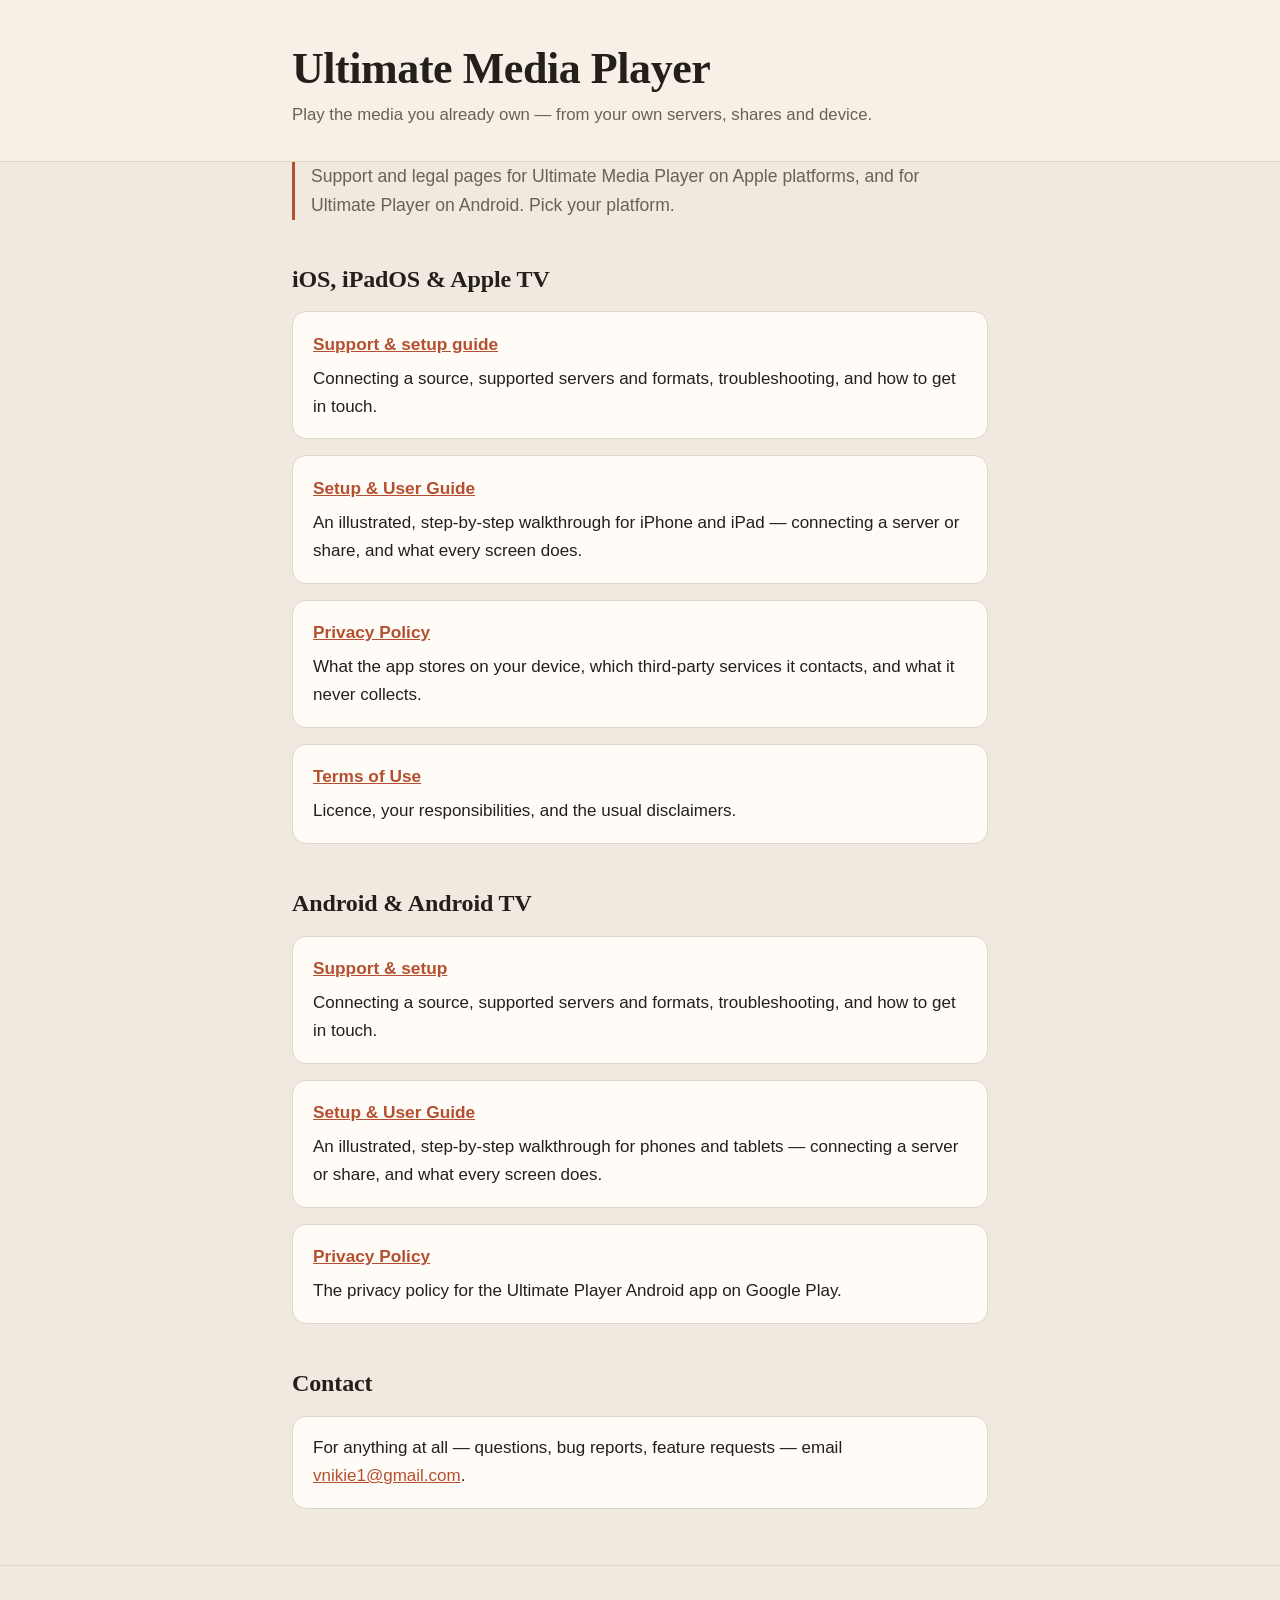
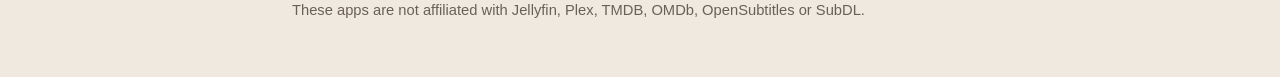
<file: index.html>
<!DOCTYPE html>
<html lang="en">
<head>
<meta charset="utf-8">
<meta name="viewport" content="width=device-width, initial-scale=1">
<title>Ultimate Media Player — Support &amp; Legal</title>
<meta name="description" content="Support, privacy policy and terms for Ultimate Media Player on iOS, iPadOS and Apple TV, and for Ultimate Player on Android.">
<link rel="stylesheet" href="styles.css">
</head>
<body>

<header class="site">
  <div class="wrap">
    <h1>Ultimate Media Player</h1>
    <p class="tagline">Play the media you already own — from your own servers, shares and device.</p>
  </div>
</header>

<main class="wrap">

  <p class="lede">Support and legal pages for Ultimate Media Player on Apple platforms, and for Ultimate
    Player on Android. Pick your platform.</p>

  <h2>iOS, iPadOS &amp; Apple TV</h2>

  <div class="card">
    <h3><a href="ios/support.html">Support &amp; setup guide</a></h3>
    <p>Connecting a source, supported servers and formats, troubleshooting, and how to get in touch.</p>
  </div>

  <div class="card">
    <h3><a href="ios/guide.html">Setup &amp; User Guide</a></h3>
    <p>An illustrated, step-by-step walkthrough for iPhone and iPad — connecting a server or share, and what
      every screen does.</p>
  </div>

  <div class="card">
    <h3><a href="ios/privacy.html">Privacy Policy</a></h3>
    <p>What the app stores on your device, which third-party services it contacts, and what it never
      collects.</p>
  </div>

  <div class="card">
    <h3><a href="ios/terms.html">Terms of Use</a></h3>
    <p>Licence, your responsibilities, and the usual disclaimers.</p>
  </div>

  <h2>Android &amp; Android TV</h2>

  <div class="card">
    <h3><a href="android/support.html">Support &amp; setup</a></h3>
    <p>Connecting a source, supported servers and formats, troubleshooting, and how to get in touch.</p>
  </div>

  <div class="card">
    <h3><a href="android/guide.html">Setup &amp; User Guide</a></h3>
    <p>An illustrated, step-by-step walkthrough for phones and tablets — connecting a server or share,
      and what every screen does.</p>
  </div>

  <div class="card">
    <h3><a href="android-privacy.html">Privacy Policy</a></h3>
    <p>The privacy policy for the Ultimate Player Android app on Google Play.</p>
  </div>

  <h2>Contact</h2>

  <div class="card">
    <p>For anything at all — questions, bug reports, feature requests — email
      <a href="mailto:vnikie1@gmail.com">vnikie1@gmail.com</a>.</p>
  </div>

</main>

<footer class="site">
  <div class="wrap">
    <p>These apps are not affiliated with Jellyfin, Plex, TMDB, OMDb, OpenSubtitles or SubDL.</p>
  </div>
</footer>

</body>
</html>
</file>
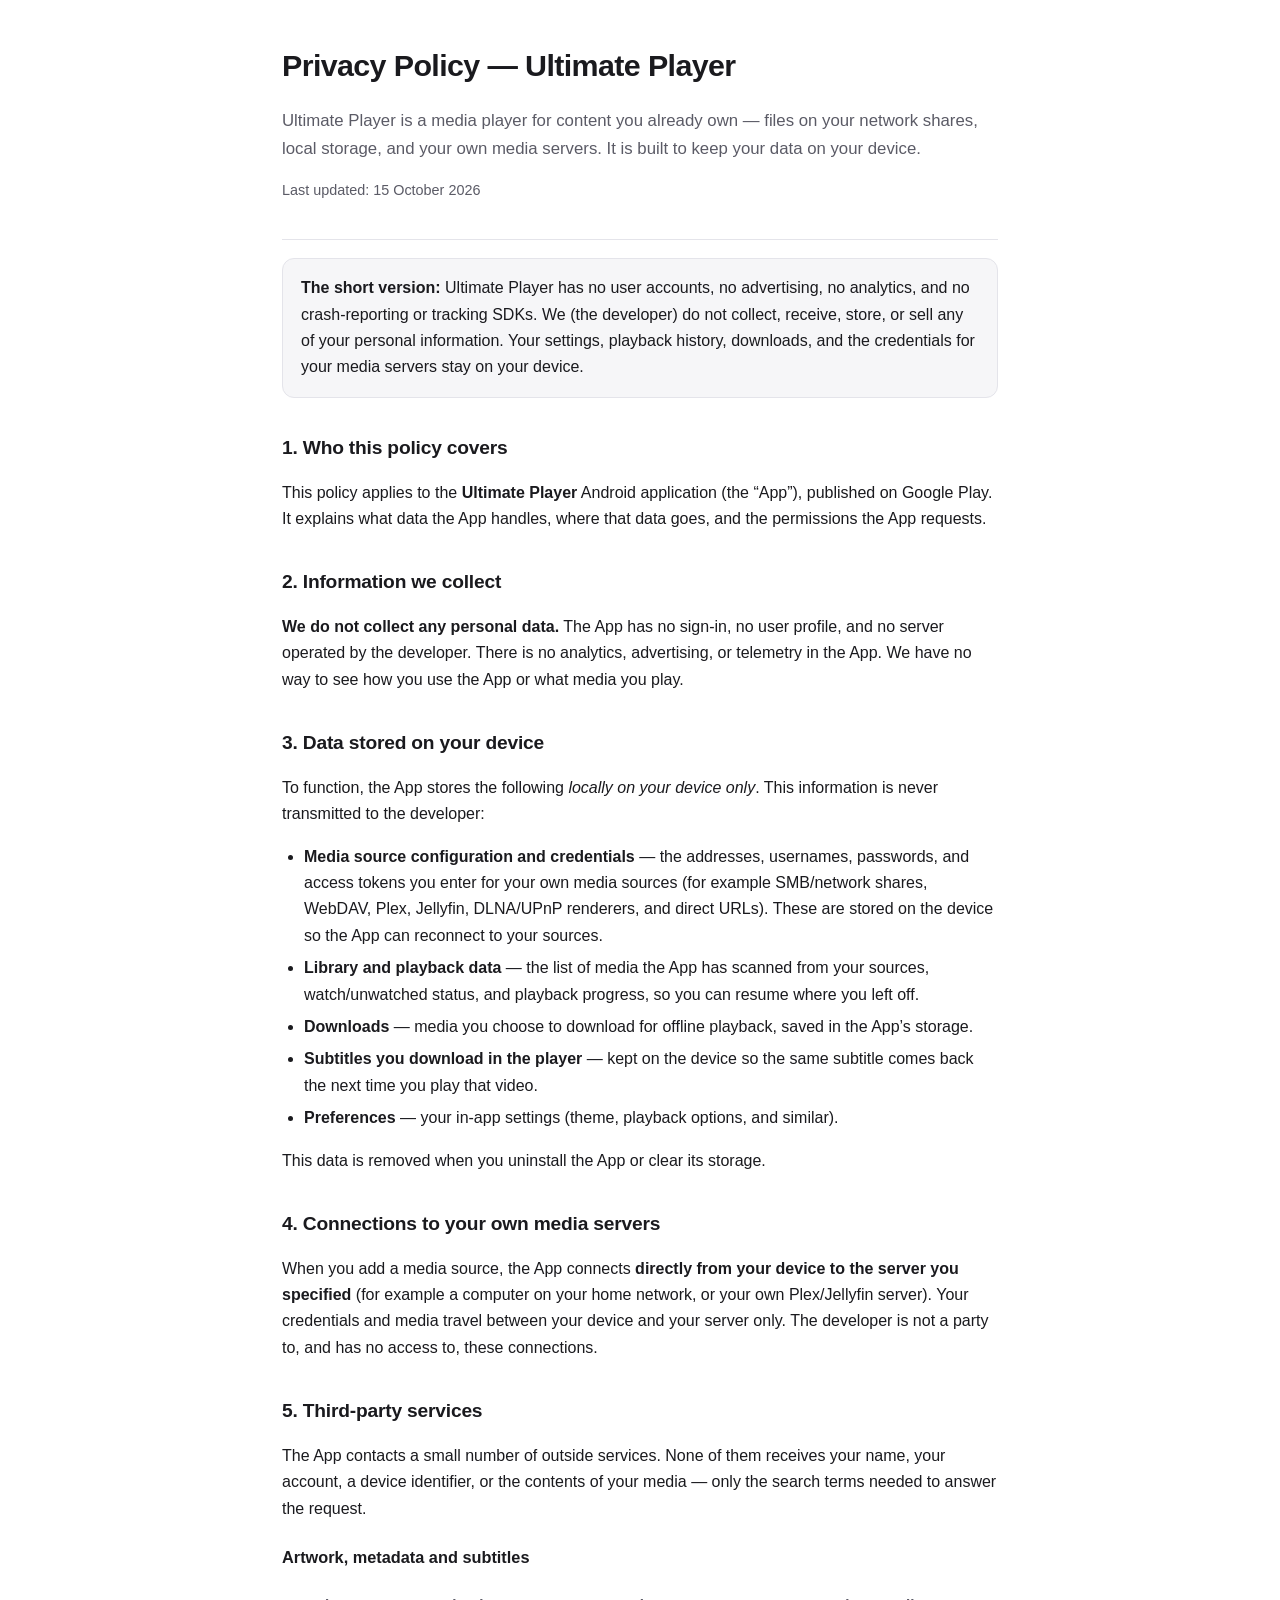
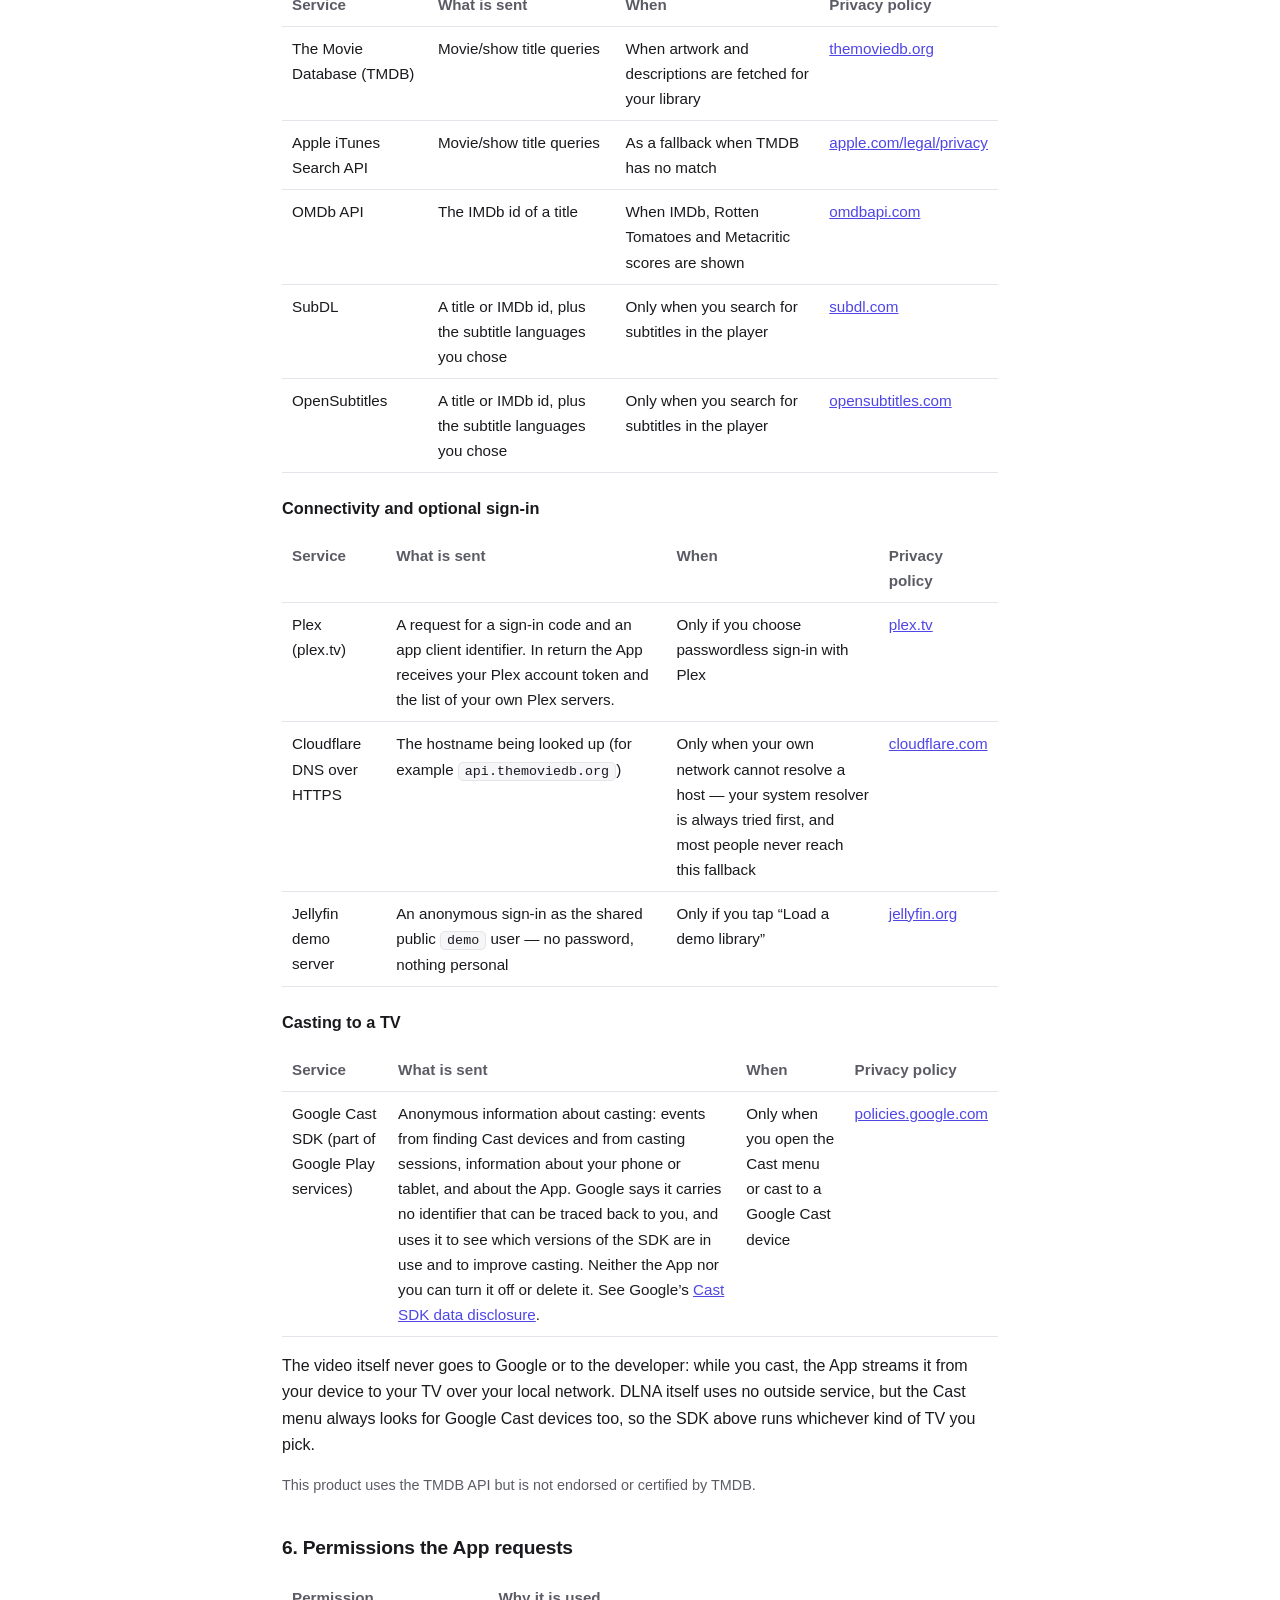
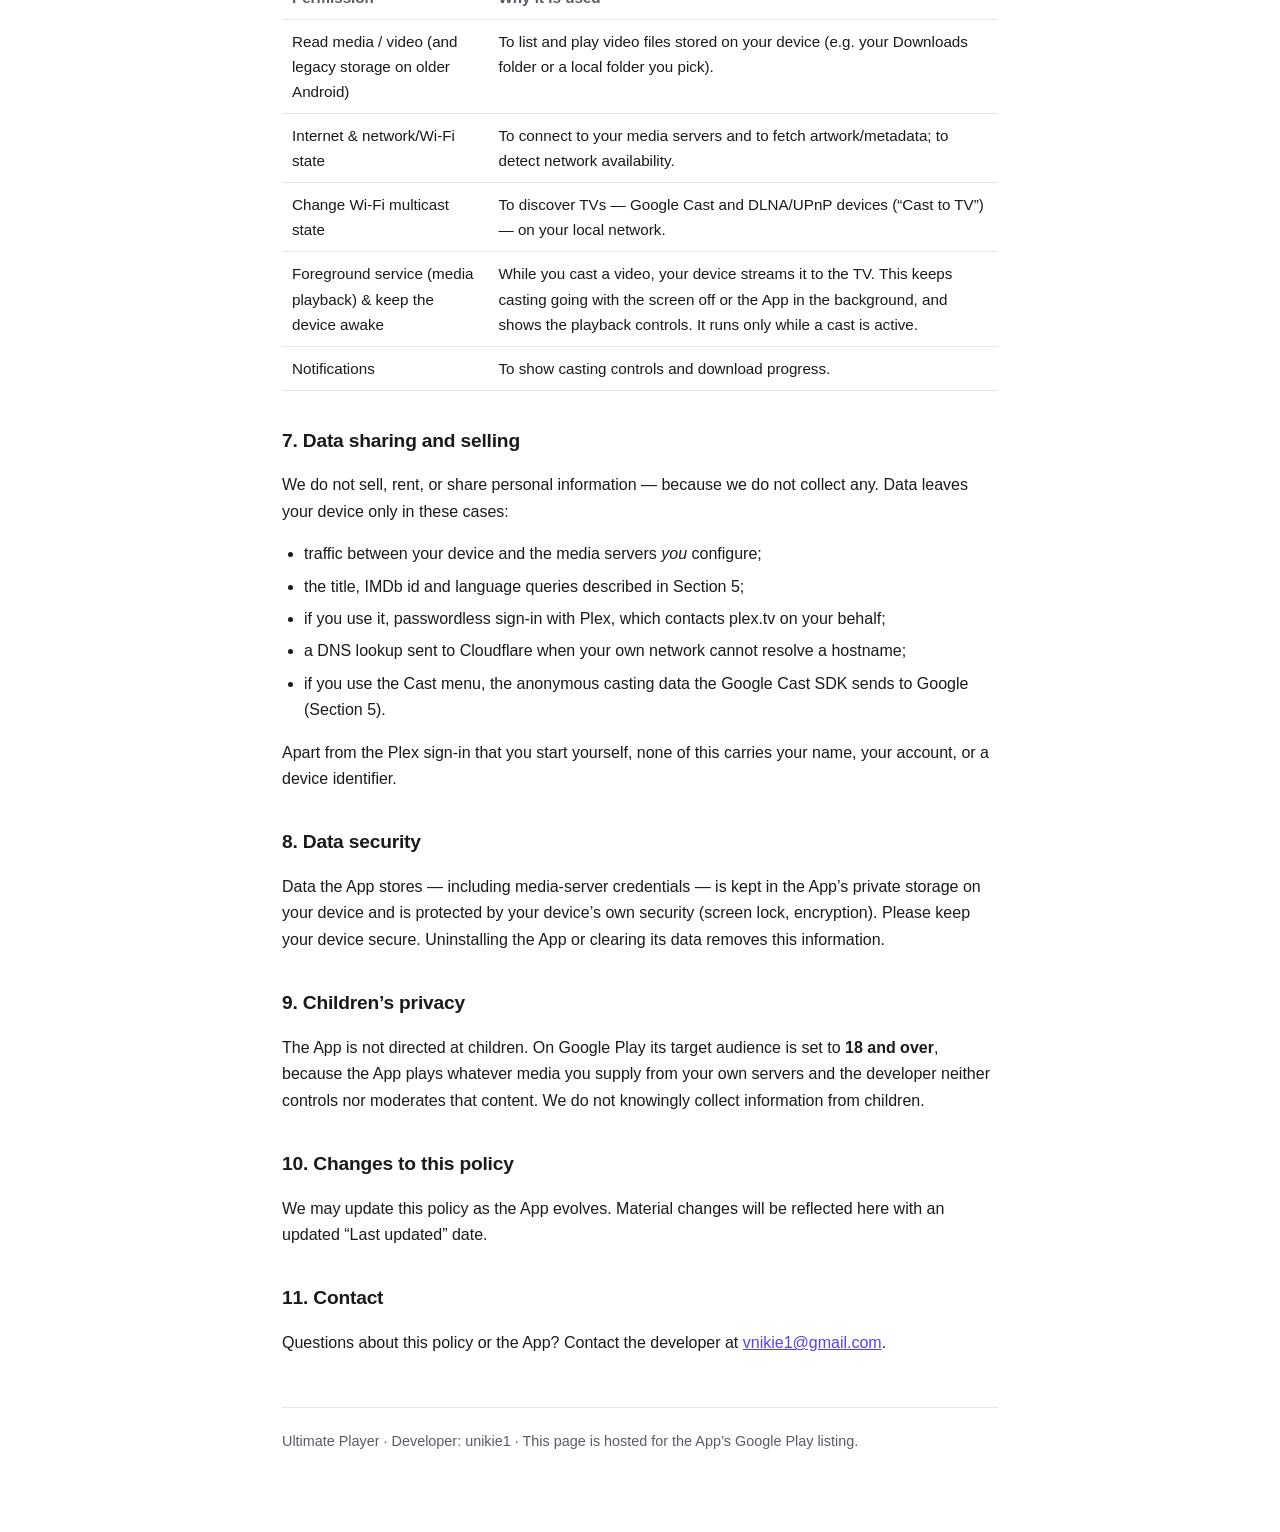
<file: android-privacy.html>
<!DOCTYPE html>
<html lang="en">
<head>
<meta charset="utf-8">
<meta name="viewport" content="width=device-width, initial-scale=1">
<title>Ultimate Player — Privacy Policy</title>
<style>
  :root {
    --bg: #ffffff; --fg: #1a1a1e; --muted: #5b5b66; --card: #f6f6f8;
    --border: #e4e4ea; --accent: #4f46e5; --accent-fg: #ffffff;
  }
  @media (prefers-color-scheme: dark) {
    :root {
      --bg: #0f0f12; --fg: #ececf1; --muted: #a0a0ad; --card: #1a1a20;
      --border: #2a2a33; --accent: #8b83ff; --accent-fg: #0f0f12;
    }
  }
  * { box-sizing: border-box; }
  html { -webkit-text-size-adjust: 100%; }
  body {
    margin: 0; background: var(--bg); color: var(--fg);
    font: 16px/1.65 -apple-system, BlinkMacSystemFont, "Segoe UI", Roboto, Helvetica, Arial, sans-serif;
  }
  .wrap { max-width: 760px; margin: 0 auto; padding: 40px 22px 80px; }
  header { border-bottom: 1px solid var(--border); padding-bottom: 22px; margin-bottom: 8px; }
  h1 { font-size: 1.9rem; margin: 0 0 6px; letter-spacing: -0.02em; }
  h2 { font-size: 1.2rem; margin: 34px 0 10px; letter-spacing: -0.01em; }
  h3 { font-size: 1.02rem; margin: 22px 0 6px; }
  p, li { color: var(--fg); }
  .lede { color: var(--muted); font-size: 1.05rem; }
  .meta { color: var(--muted); font-size: 0.9rem; margin-top: 10px; }
  a { color: var(--accent); }
  ul { padding-left: 22px; }
  li { margin: 6px 0; }
  .callout {
    background: var(--card); border: 1px solid var(--border); border-radius: 12px;
    padding: 16px 18px; margin: 18px 0;
  }
  .callout strong { color: var(--fg); }
  code { background: var(--card); border: 1px solid var(--border); border-radius: 5px; padding: 1px 6px; font-size: 0.88em; }
  footer { margin-top: 50px; padding-top: 22px; border-top: 1px solid var(--border); color: var(--muted); font-size: 0.9rem; }
  table { border-collapse: collapse; width: 100%; margin: 12px 0; font-size: 0.95rem; }
  th, td { text-align: left; padding: 9px 10px; border-bottom: 1px solid var(--border); vertical-align: top; }
  th { color: var(--muted); font-weight: 600; }
</style>
</head>
<body>
<div class="wrap">
  <header>
    <h1>Privacy Policy — Ultimate Player</h1>
    <p class="lede">Ultimate Player is a media player for content you already own — files on your
      network shares, local storage, and your own media servers. It is built to keep your data on
      your device.</p>
    <p class="meta">Last updated: 15 October 2026</p>
  </header>

  <div class="callout">
    <strong>The short version:</strong> Ultimate Player has no user accounts, no advertising, no
    analytics, and no crash-reporting or tracking SDKs. We (the developer) do not collect, receive,
    store, or sell any of your personal information. Your settings, playback history, downloads, and
    the credentials for your media servers stay on your device.
  </div>

  <h2>1. Who this policy covers</h2>
  <p>This policy applies to the <strong>Ultimate Player</strong> Android application (the “App”),
    published on Google Play. It explains what data the App handles, where that data goes, and the
    permissions the App requests.</p>

  <h2>2. Information we collect</h2>
  <p><strong>We do not collect any personal data.</strong> The App has no sign-in, no user profile,
    and no server operated by the developer. There is no analytics, advertising, or telemetry in the
    App. We have no way to see how you use the App or what media you play.</p>

  <h2>3. Data stored on your device</h2>
  <p>To function, the App stores the following <em>locally on your device only</em>. This information
    is never transmitted to the developer:</p>
  <ul>
    <li><strong>Media source configuration and credentials</strong> — the addresses, usernames,
      passwords, and access tokens you enter for your own media sources (for example SMB/network
      shares, WebDAV, Plex, Jellyfin, DLNA/UPnP renderers, and direct URLs). These are stored on the
      device so the App can reconnect to your sources.</li>
    <li><strong>Library and playback data</strong> — the list of media the App has scanned from your
      sources, watch/unwatched status, and playback progress, so you can resume where you left off.</li>
    <li><strong>Downloads</strong> — media you choose to download for offline playback, saved in the
      App’s storage.</li>
    <li><strong>Subtitles you download in the player</strong> — kept on the device so the same
      subtitle comes back the next time you play that video.</li>
    <li><strong>Preferences</strong> — your in-app settings (theme, playback options, and similar).</li>
  </ul>
  <p>This data is removed when you uninstall the App or clear its storage.</p>

  <h2>4. Connections to your own media servers</h2>
  <p>When you add a media source, the App connects <strong>directly from your device to the server
    you specified</strong> (for example a computer on your home network, or your own Plex/Jellyfin
    server). Your credentials and media travel between your device and your server only. The developer
    is not a party to, and has no access to, these connections.</p>

  <h2>5. Third-party services</h2>
  <p>The App contacts a small number of outside services. None of them receives your name, your
    account, a device identifier, or the contents of your media — only the search terms needed to
    answer the request.</p>

  <h3>Artwork, metadata and subtitles</h3>
  <table>
    <tr><th>Service</th><th>What is sent</th><th>When</th><th>Privacy policy</th></tr>
    <tr>
      <td>The Movie Database (TMDB)</td>
      <td>Movie/show title queries</td>
      <td>When artwork and descriptions are fetched for your library</td>
      <td><a href="https://www.themoviedb.org/privacy-policy" rel="noopener">themoviedb.org</a></td>
    </tr>
    <tr>
      <td>Apple iTunes Search API</td>
      <td>Movie/show title queries</td>
      <td>As a fallback when TMDB has no match</td>
      <td><a href="https://www.apple.com/legal/privacy/" rel="noopener">apple.com/legal/privacy</a></td>
    </tr>
    <tr>
      <td>OMDb API</td>
      <td>The IMDb id of a title</td>
      <td>When IMDb, Rotten Tomatoes and Metacritic scores are shown</td>
      <td><a href="https://www.omdbapi.com/" rel="noopener">omdbapi.com</a></td>
    </tr>
    <tr>
      <td>SubDL</td>
      <td>A title or IMDb id, plus the subtitle languages you chose</td>
      <td>Only when you search for subtitles in the player</td>
      <td><a href="https://subdl.com/" rel="noopener">subdl.com</a></td>
    </tr>
    <tr>
      <td>OpenSubtitles</td>
      <td>A title or IMDb id, plus the subtitle languages you chose</td>
      <td>Only when you search for subtitles in the player</td>
      <td><a href="https://www.opensubtitles.com/privacy" rel="noopener">opensubtitles.com</a></td>
    </tr>
  </table>

  <h3>Connectivity and optional sign-in</h3>
  <table>
    <tr><th>Service</th><th>What is sent</th><th>When</th><th>Privacy policy</th></tr>
    <tr>
      <td>Plex (plex.tv)</td>
      <td>A request for a sign-in code and an app client identifier. In return the App receives your
        Plex account token and the list of your own Plex servers.</td>
      <td>Only if you choose passwordless sign-in with Plex</td>
      <td><a href="https://www.plex.tv/about/privacy-legal/" rel="noopener">plex.tv</a></td>
    </tr>
    <tr>
      <td>Cloudflare DNS over HTTPS</td>
      <td>The hostname being looked up (for example <code>api.themoviedb.org</code>)</td>
      <td>Only when your own network cannot resolve a host — your system resolver is always tried
        first, and most people never reach this fallback</td>
      <td><a href="https://www.cloudflare.com/privacypolicy/" rel="noopener">cloudflare.com</a></td>
    </tr>
    <tr>
      <td>Jellyfin demo server</td>
      <td>An anonymous sign-in as the shared public <code>demo</code> user — no password, nothing
        personal</td>
      <td>Only if you tap “Load a demo library”</td>
      <td><a href="https://jellyfin.org/" rel="noopener">jellyfin.org</a></td>
    </tr>
  </table>
  <h3>Casting to a TV</h3>
  <table>
    <tr><th>Service</th><th>What is sent</th><th>When</th><th>Privacy policy</th></tr>
    <tr>
      <td>Google Cast SDK (part of Google Play services)</td>
      <td>Anonymous information about casting: events from finding Cast devices and from casting
        sessions, information about your phone or tablet, and about the App. Google says it carries no
        identifier that can be traced back to you, and uses it to see which versions of the SDK are in
        use and to improve casting. Neither the App nor you can turn it off or delete it. See Google’s
        <a href="https://developers.google.com/cast/docs/android_sender/data_disclosure" rel="noopener">Cast SDK data disclosure</a>.</td>
      <td>Only when you open the Cast menu or cast to a Google Cast device</td>
      <td><a href="https://policies.google.com/privacy" rel="noopener">policies.google.com</a></td>
    </tr>
  </table>
  <p>The video itself never goes to Google or to the developer: while you cast, the App streams it from
    your device to your TV over your local network. DLNA itself uses no outside service, but the Cast
    menu always looks for Google Cast devices too, so the SDK above runs whichever kind of TV you
    pick.</p>
  <p class="meta">This product uses the TMDB API but is not endorsed or certified by TMDB.</p>

  <h2>6. Permissions the App requests</h2>
  <table>
    <tr><th>Permission</th><th>Why it is used</th></tr>
    <tr><td>Read media / video (and legacy storage on older Android)</td>
      <td>To list and play video files stored on your device (e.g. your Downloads folder or a local folder you pick).</td></tr>
    <tr><td>Internet &amp; network/Wi-Fi state</td>
      <td>To connect to your media servers and to fetch artwork/metadata; to detect network availability.</td></tr>
    <tr><td>Change Wi-Fi multicast state</td>
      <td>To discover TVs — Google Cast and DLNA/UPnP devices (“Cast to TV”) — on your local network.</td></tr>
    <tr><td>Foreground service (media playback) &amp; keep the device awake</td>
      <td>While you cast a video, your device streams it to the TV. This keeps casting going with the
        screen off or the App in the background, and shows the playback controls. It runs only while a
        cast is active.</td></tr>
    <tr><td>Notifications</td>
      <td>To show casting controls and download progress.</td></tr>
  </table>

  <h2>7. Data sharing and selling</h2>
  <p>We do not sell, rent, or share personal information — because we do not collect any. Data
    leaves your device only in these cases:</p>
  <ul>
    <li>traffic between your device and the media servers <em>you</em> configure;</li>
    <li>the title, IMDb id and language queries described in Section 5;</li>
    <li>if you use it, passwordless sign-in with Plex, which contacts plex.tv on your behalf;</li>
    <li>a DNS lookup sent to Cloudflare when your own network cannot resolve a hostname;</li>
    <li>if you use the Cast menu, the anonymous casting data the Google Cast SDK sends to Google
      (Section 5).</li>
  </ul>
  <p>Apart from the Plex sign-in that you start yourself, none of this carries your name, your
    account, or a device identifier.</p>

  <h2>8. Data security</h2>
  <p>Data the App stores — including media-server credentials — is kept in the App’s private storage
    on your device and is protected by your device’s own security (screen lock, encryption). Please
    keep your device secure. Uninstalling the App or clearing its data removes this information.</p>

  <h2>9. Children’s privacy</h2>
  <p>The App is not directed at children. On Google Play its target audience is set to
    <strong>18 and over</strong>, because the App plays whatever media you supply from your own
    servers and the developer neither controls nor moderates that content. We do not knowingly
    collect information from children.</p>

  <h2>10. Changes to this policy</h2>
  <p>We may update this policy as the App evolves. Material changes will be reflected here with an
    updated “Last updated” date.</p>

  <h2>11. Contact</h2>
  <p>Questions about this policy or the App? Contact the developer at
    <a href="mailto:vnikie1@gmail.com">vnikie1@gmail.com</a>.</p>

  <footer>
    Ultimate Player · Developer: unikie1 · This page is hosted for the App’s Google Play listing.
  </footer>
</div>
</body>
</html>
</file>
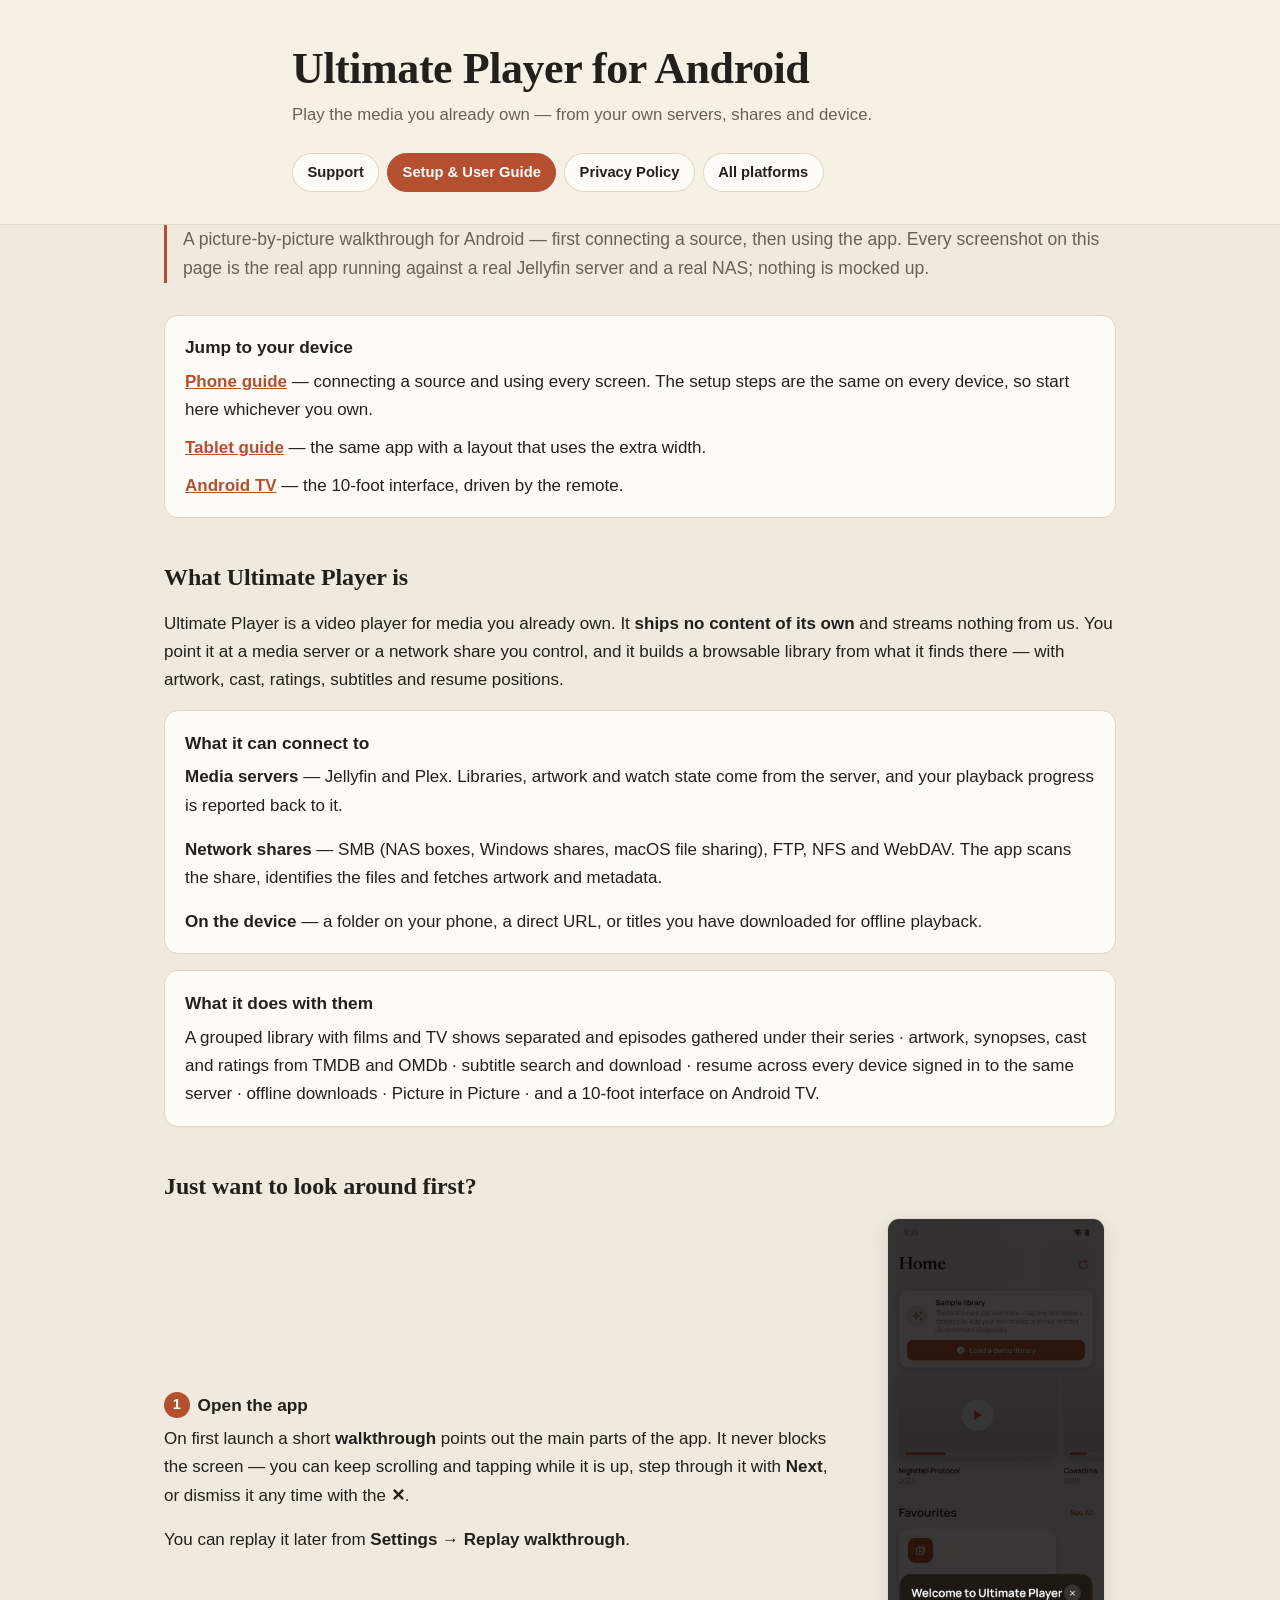
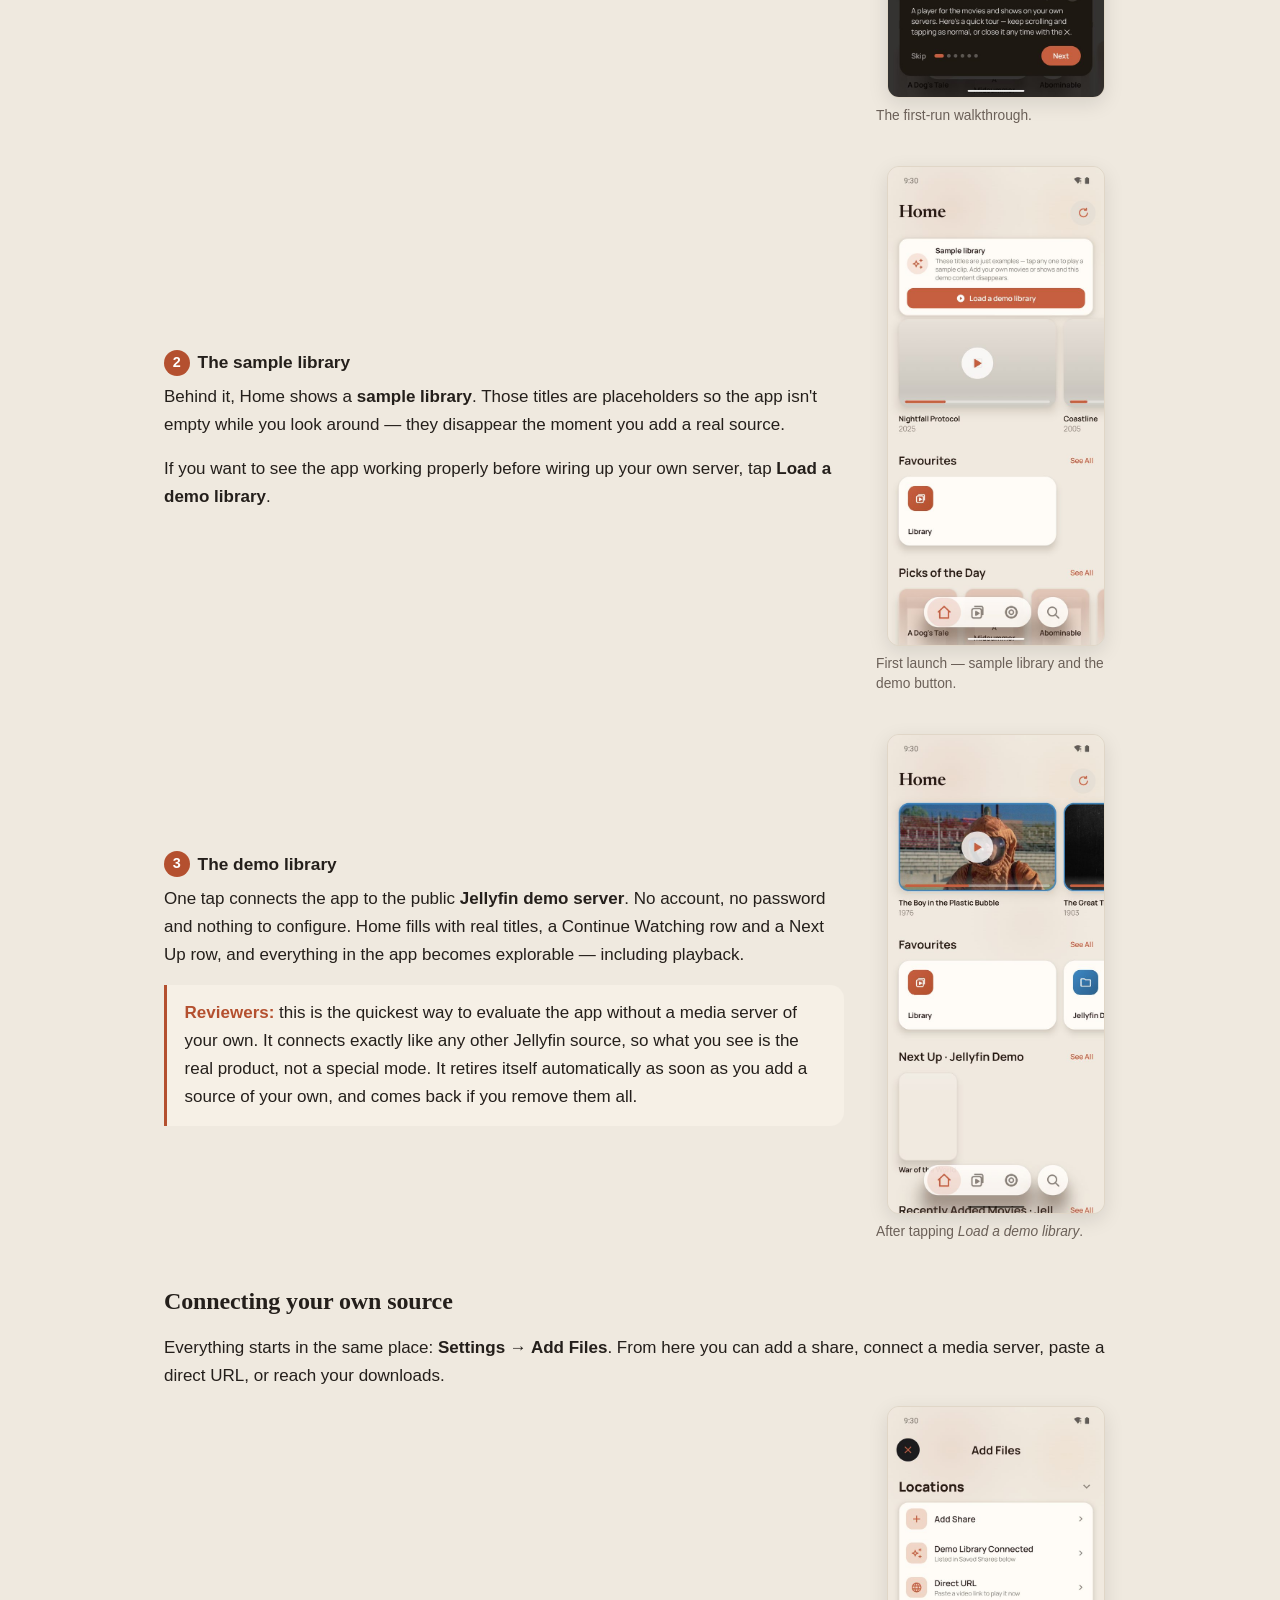
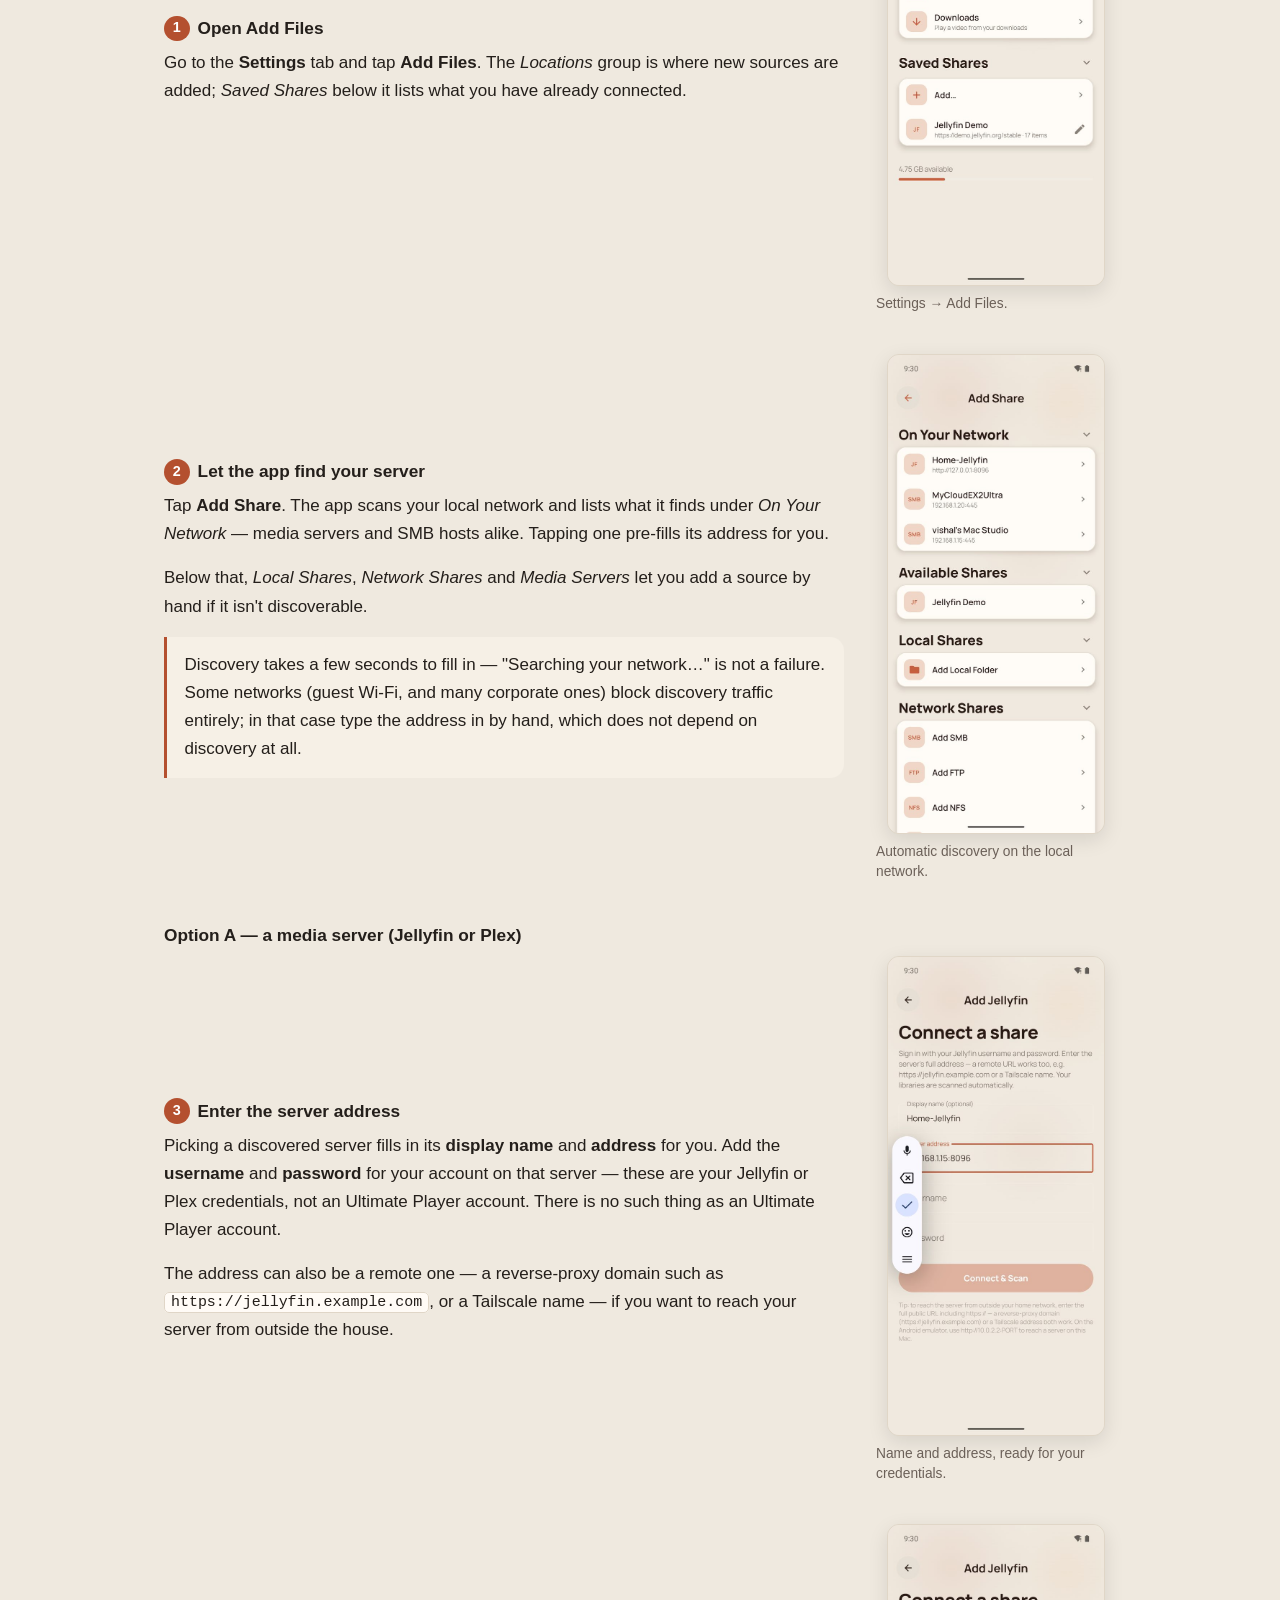
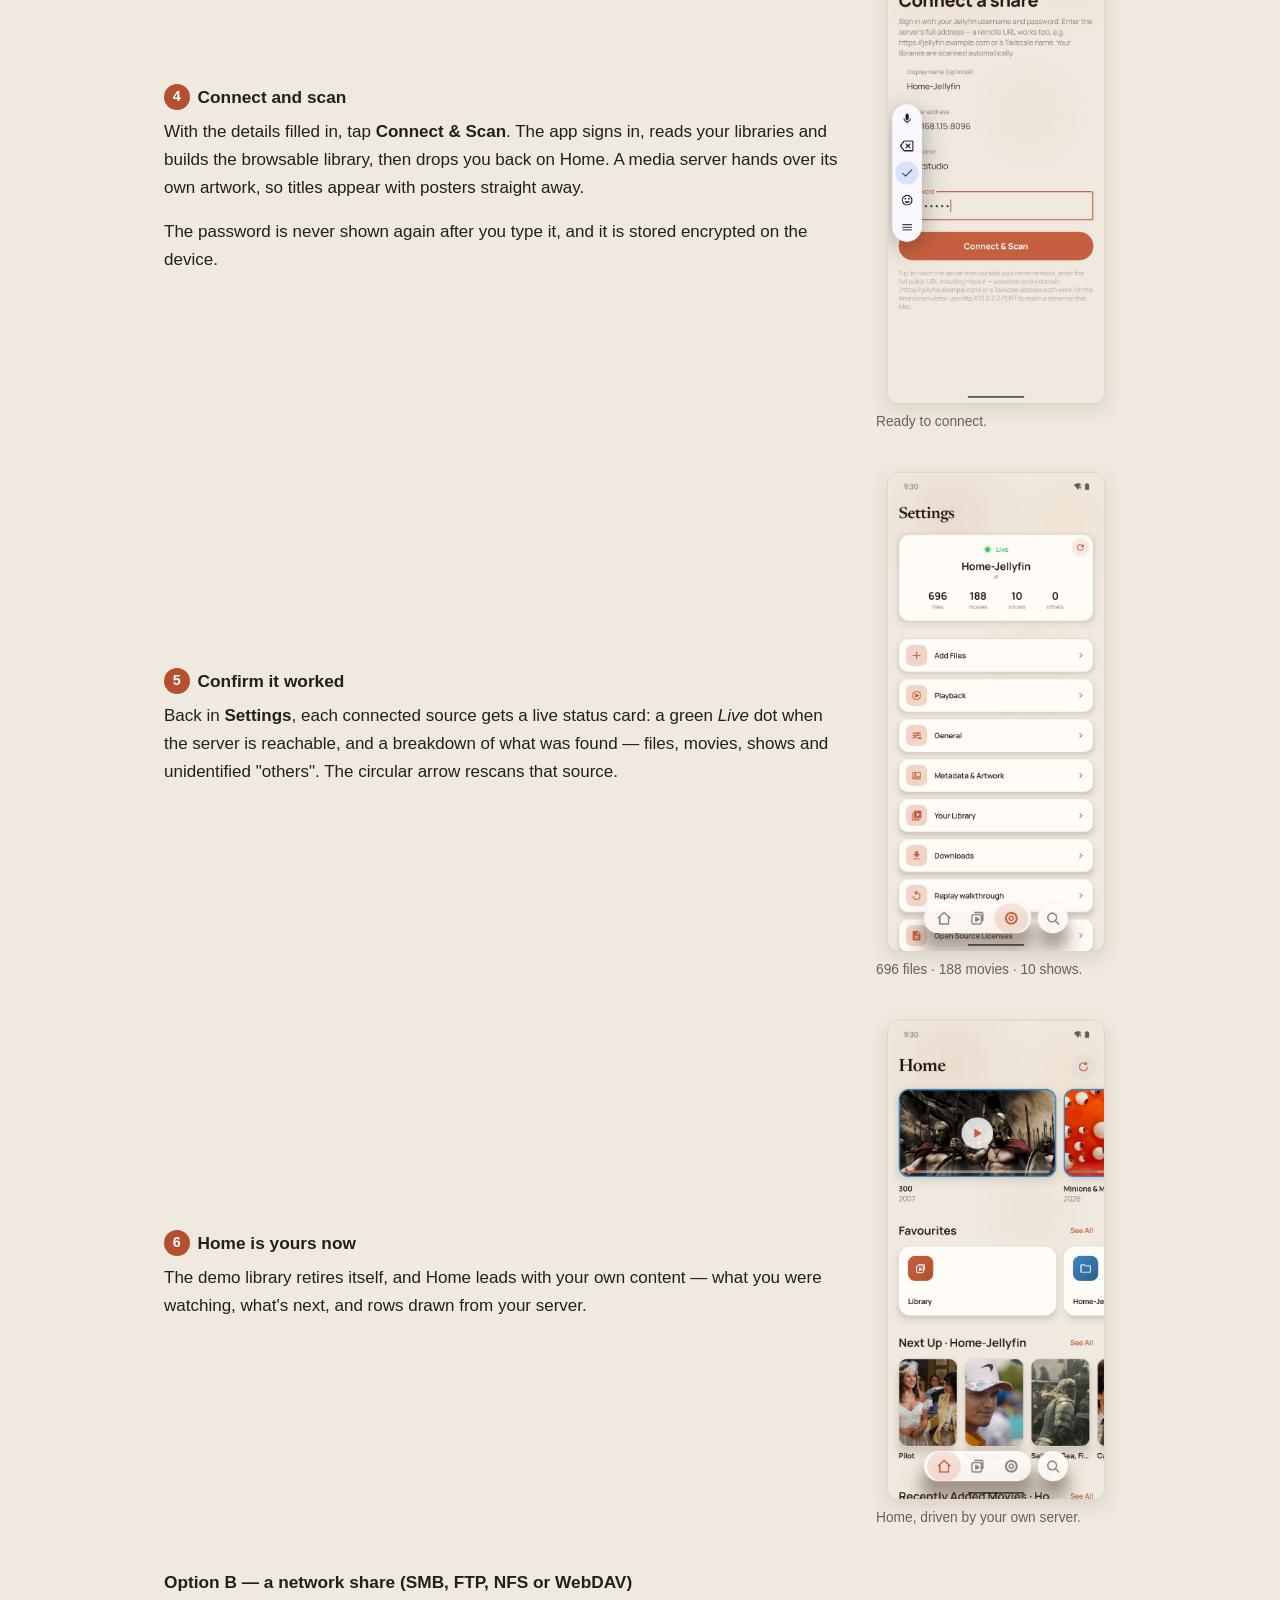
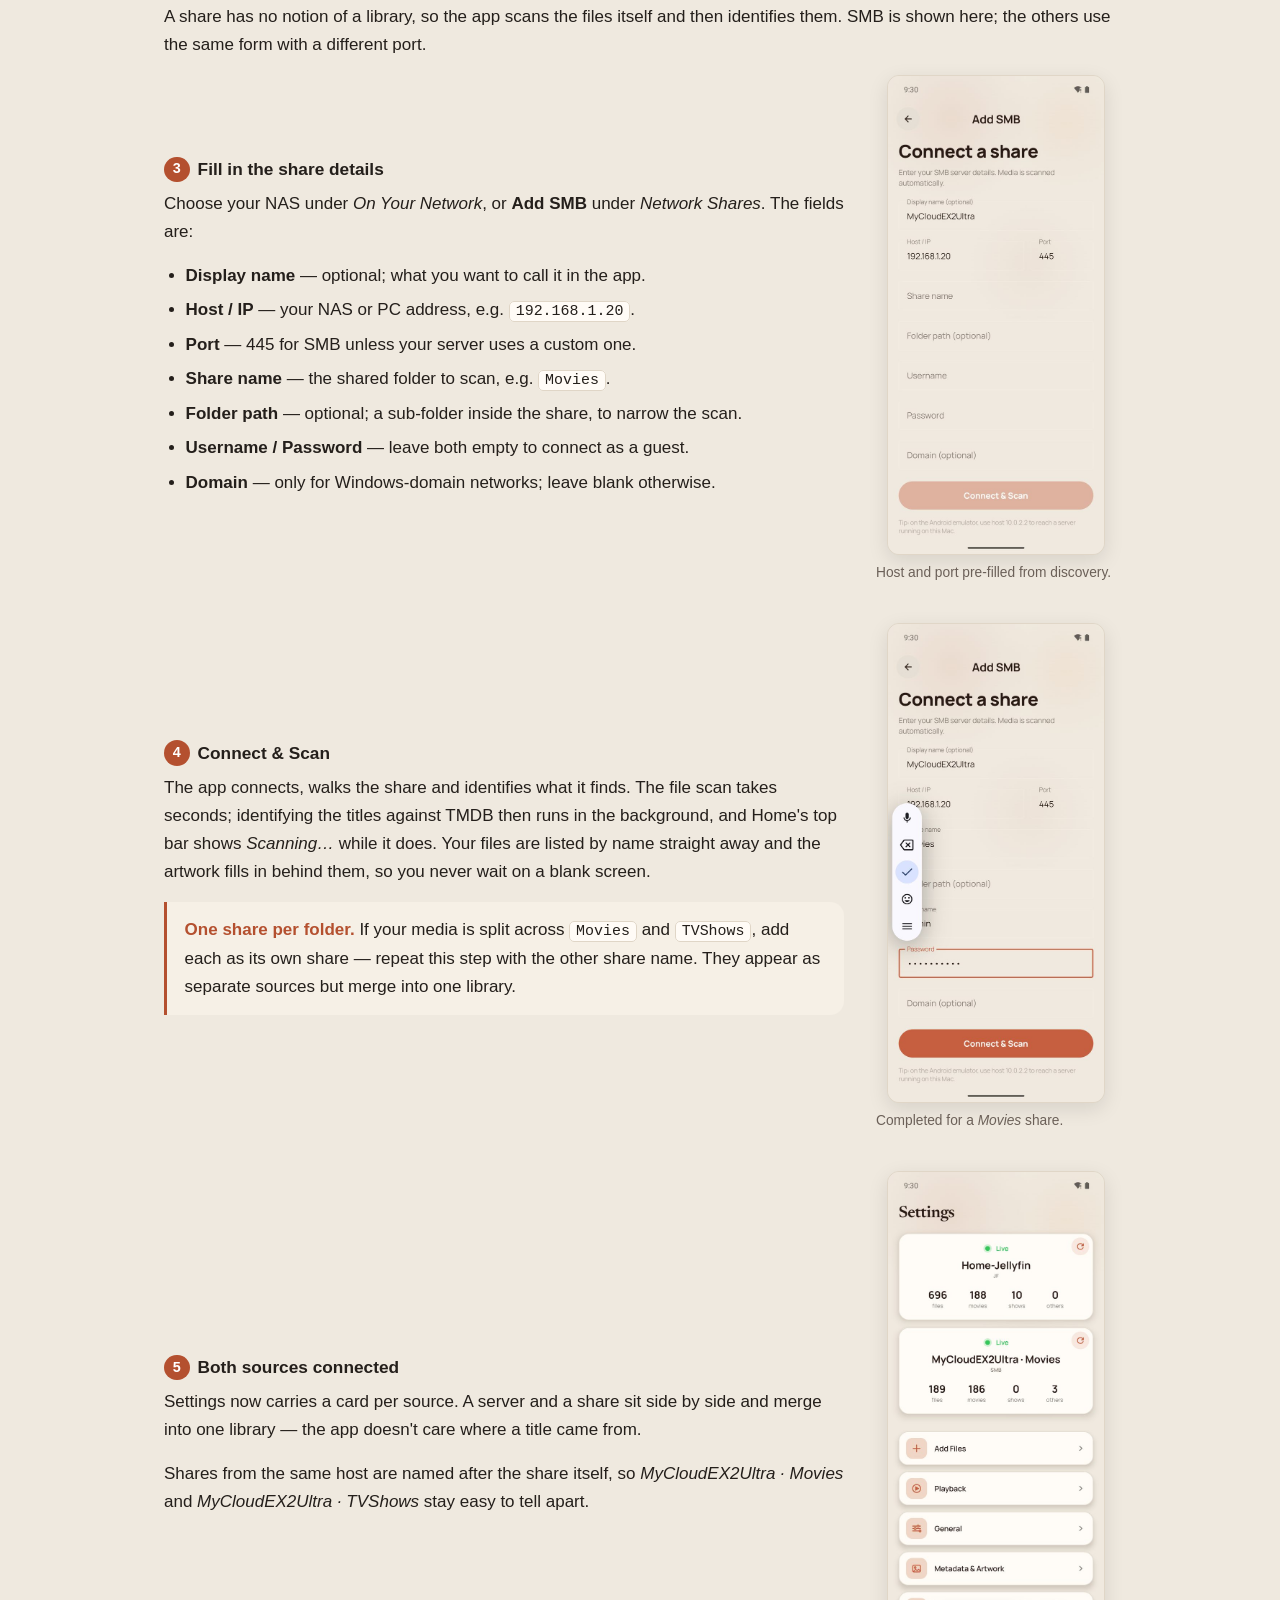
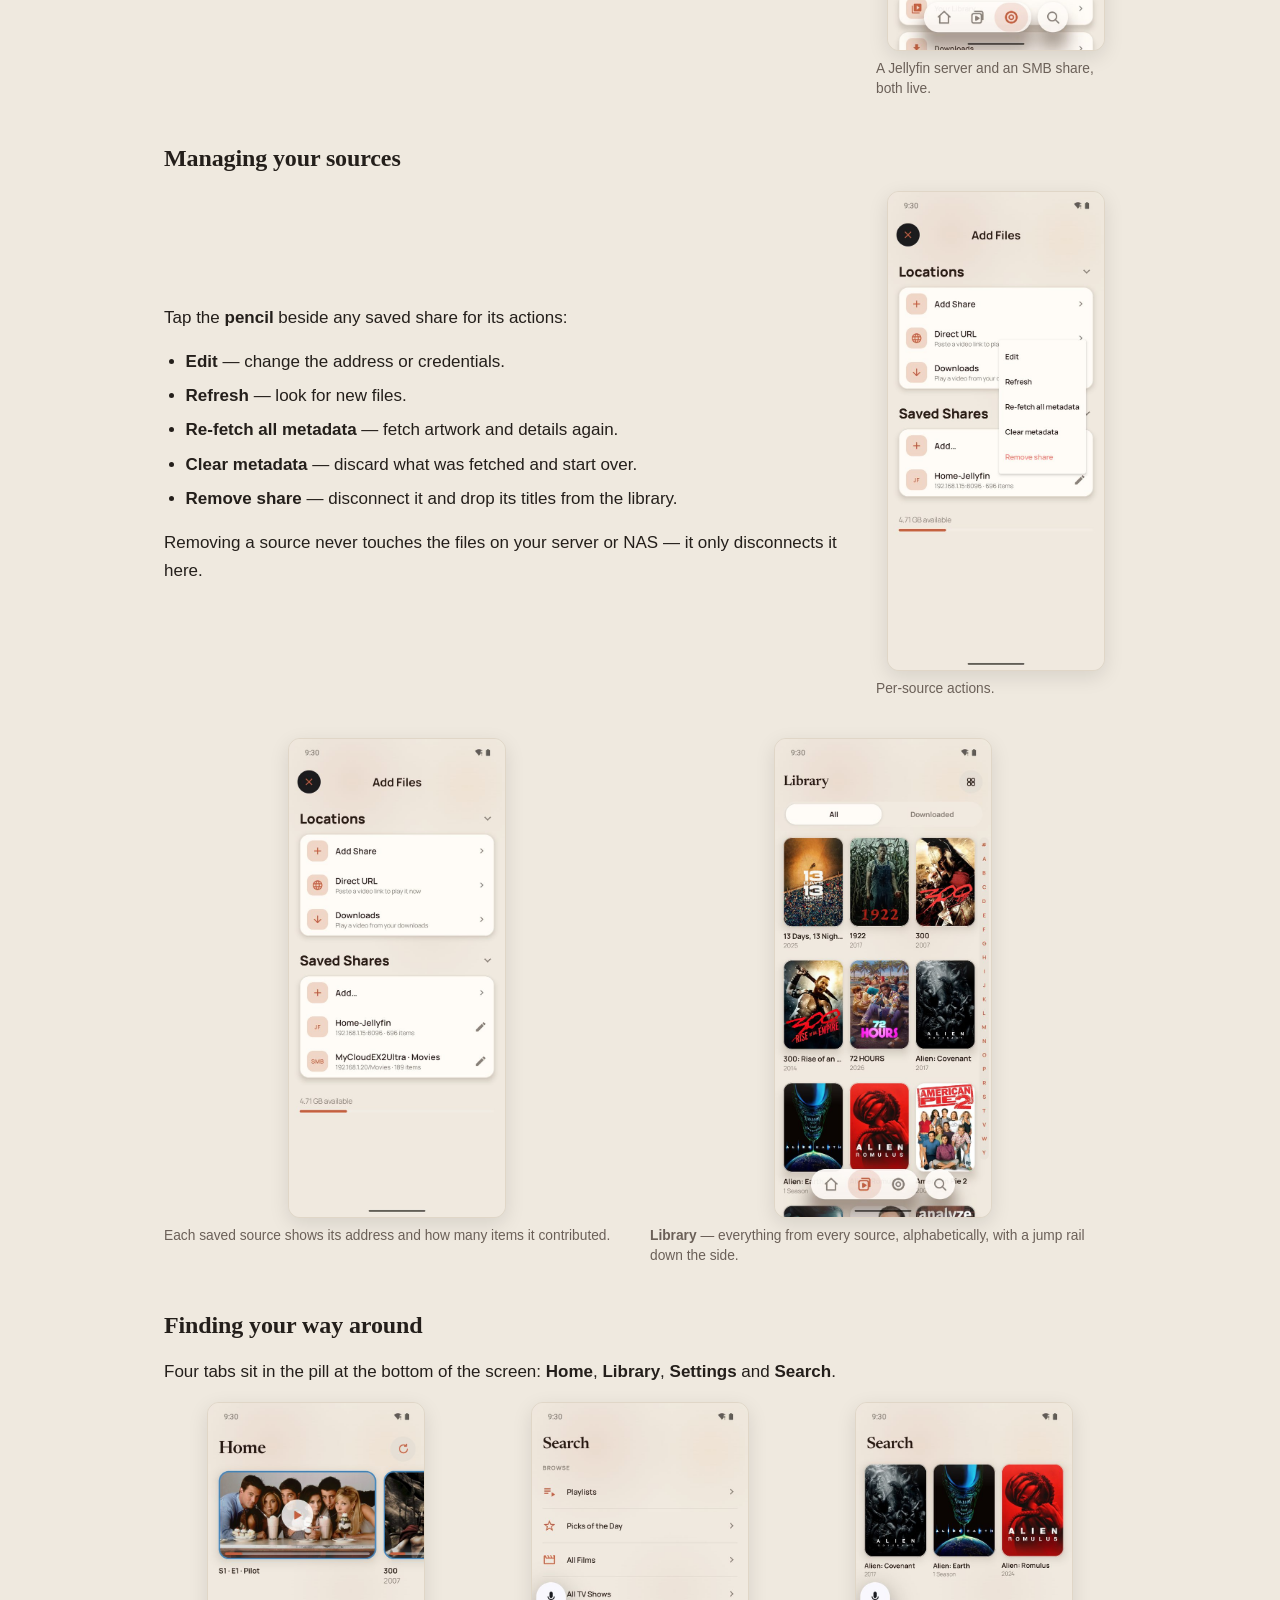
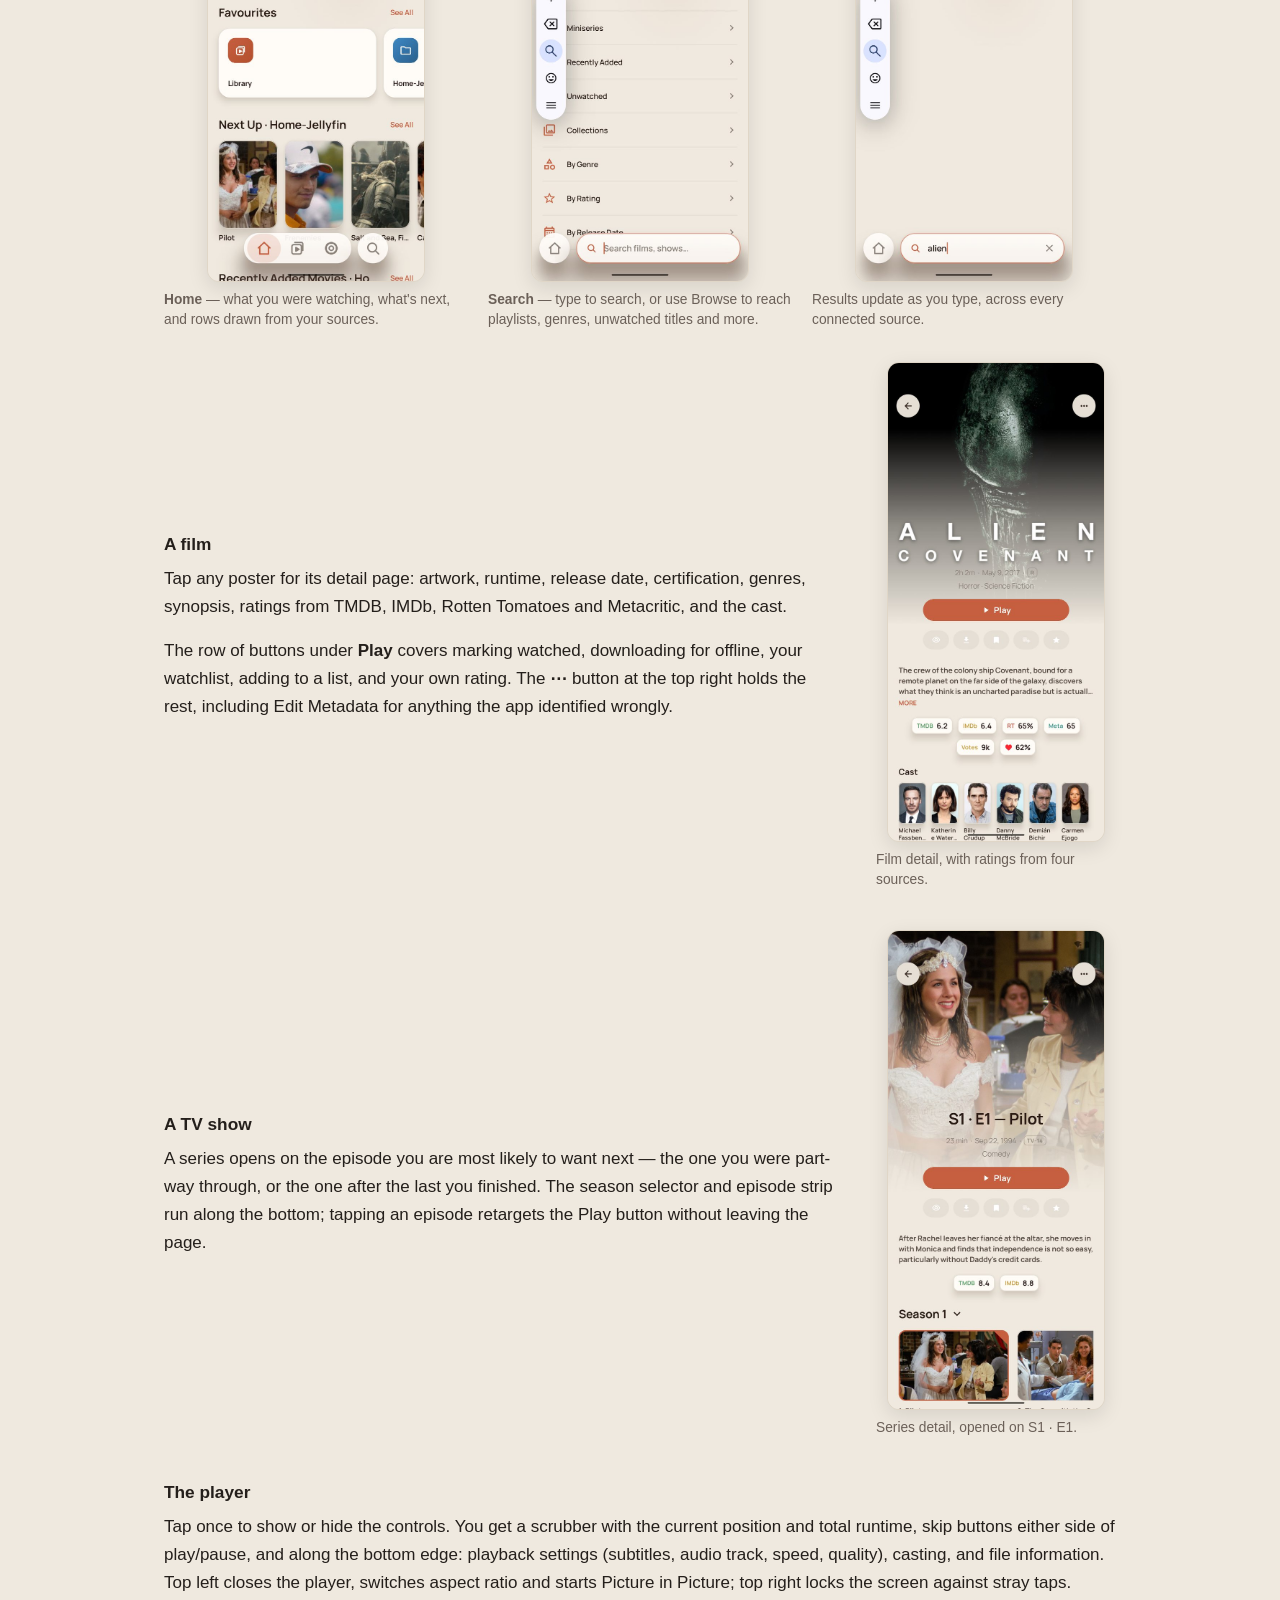
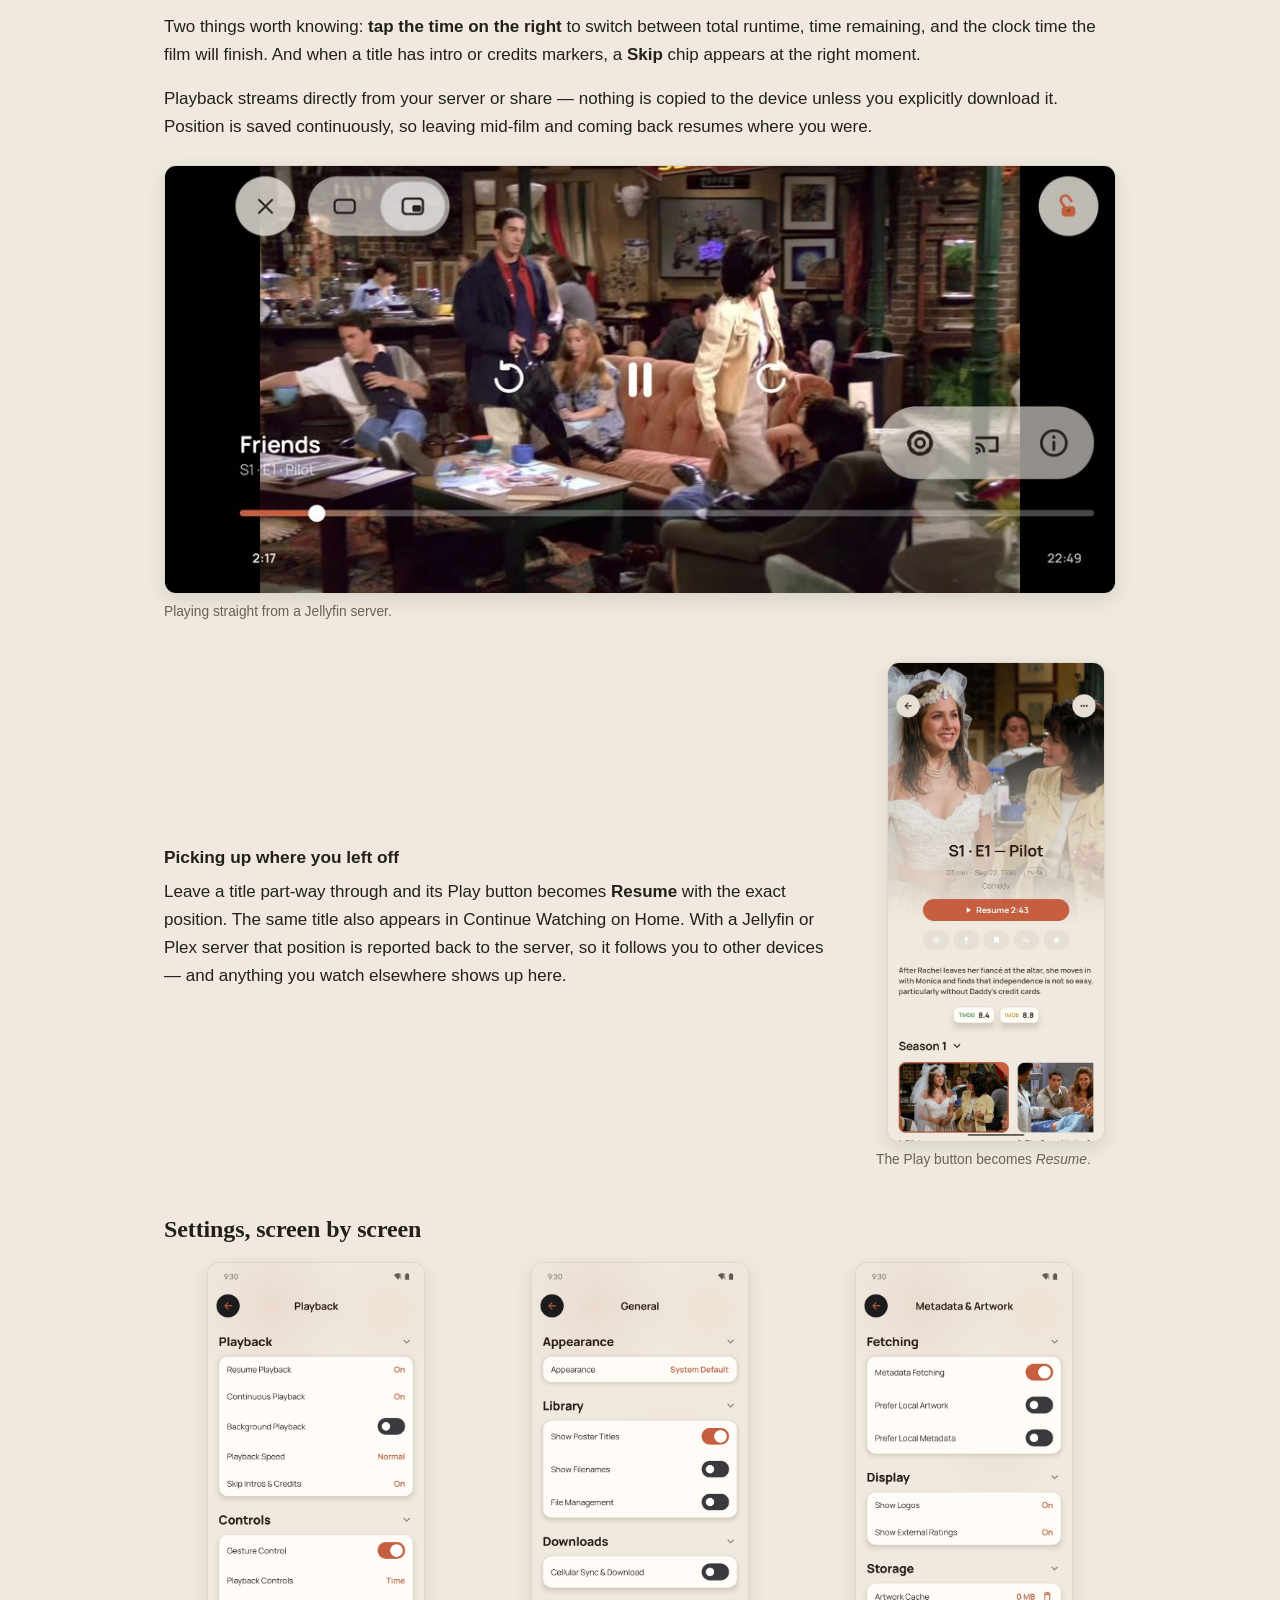
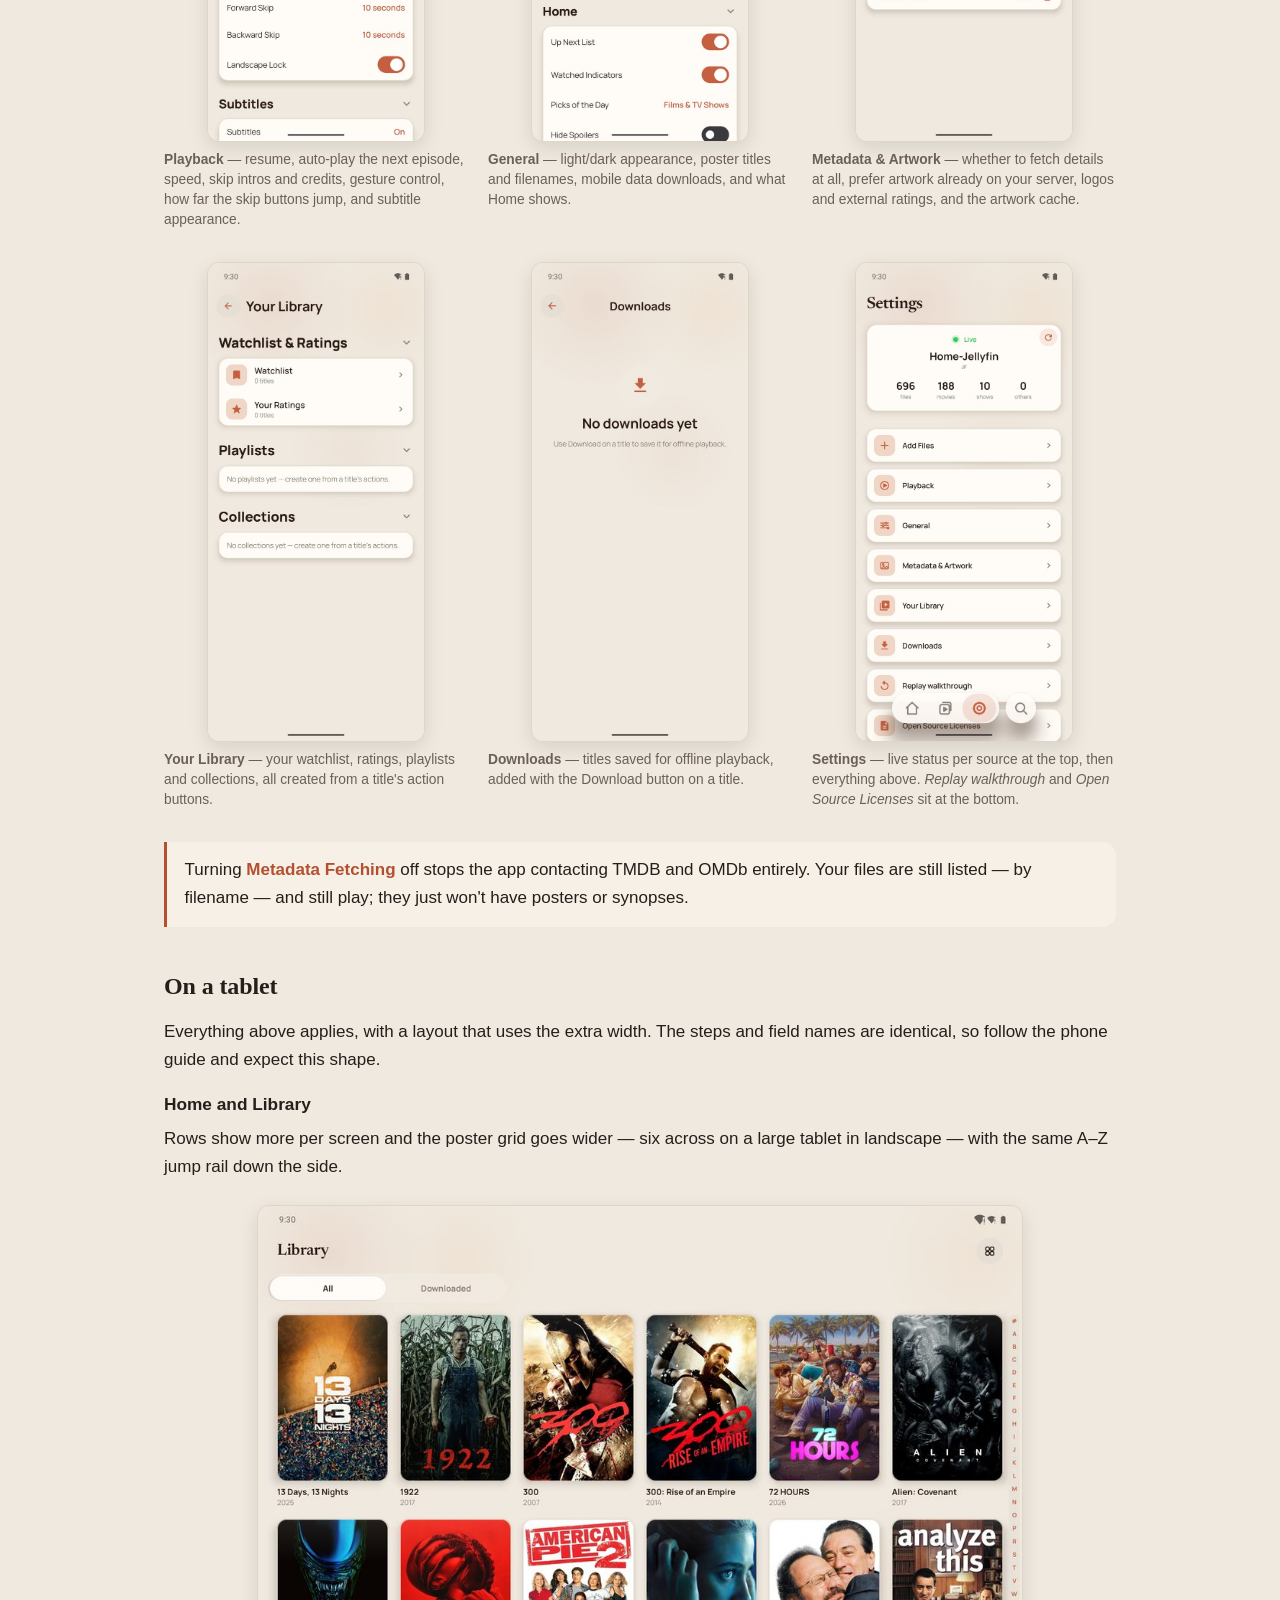
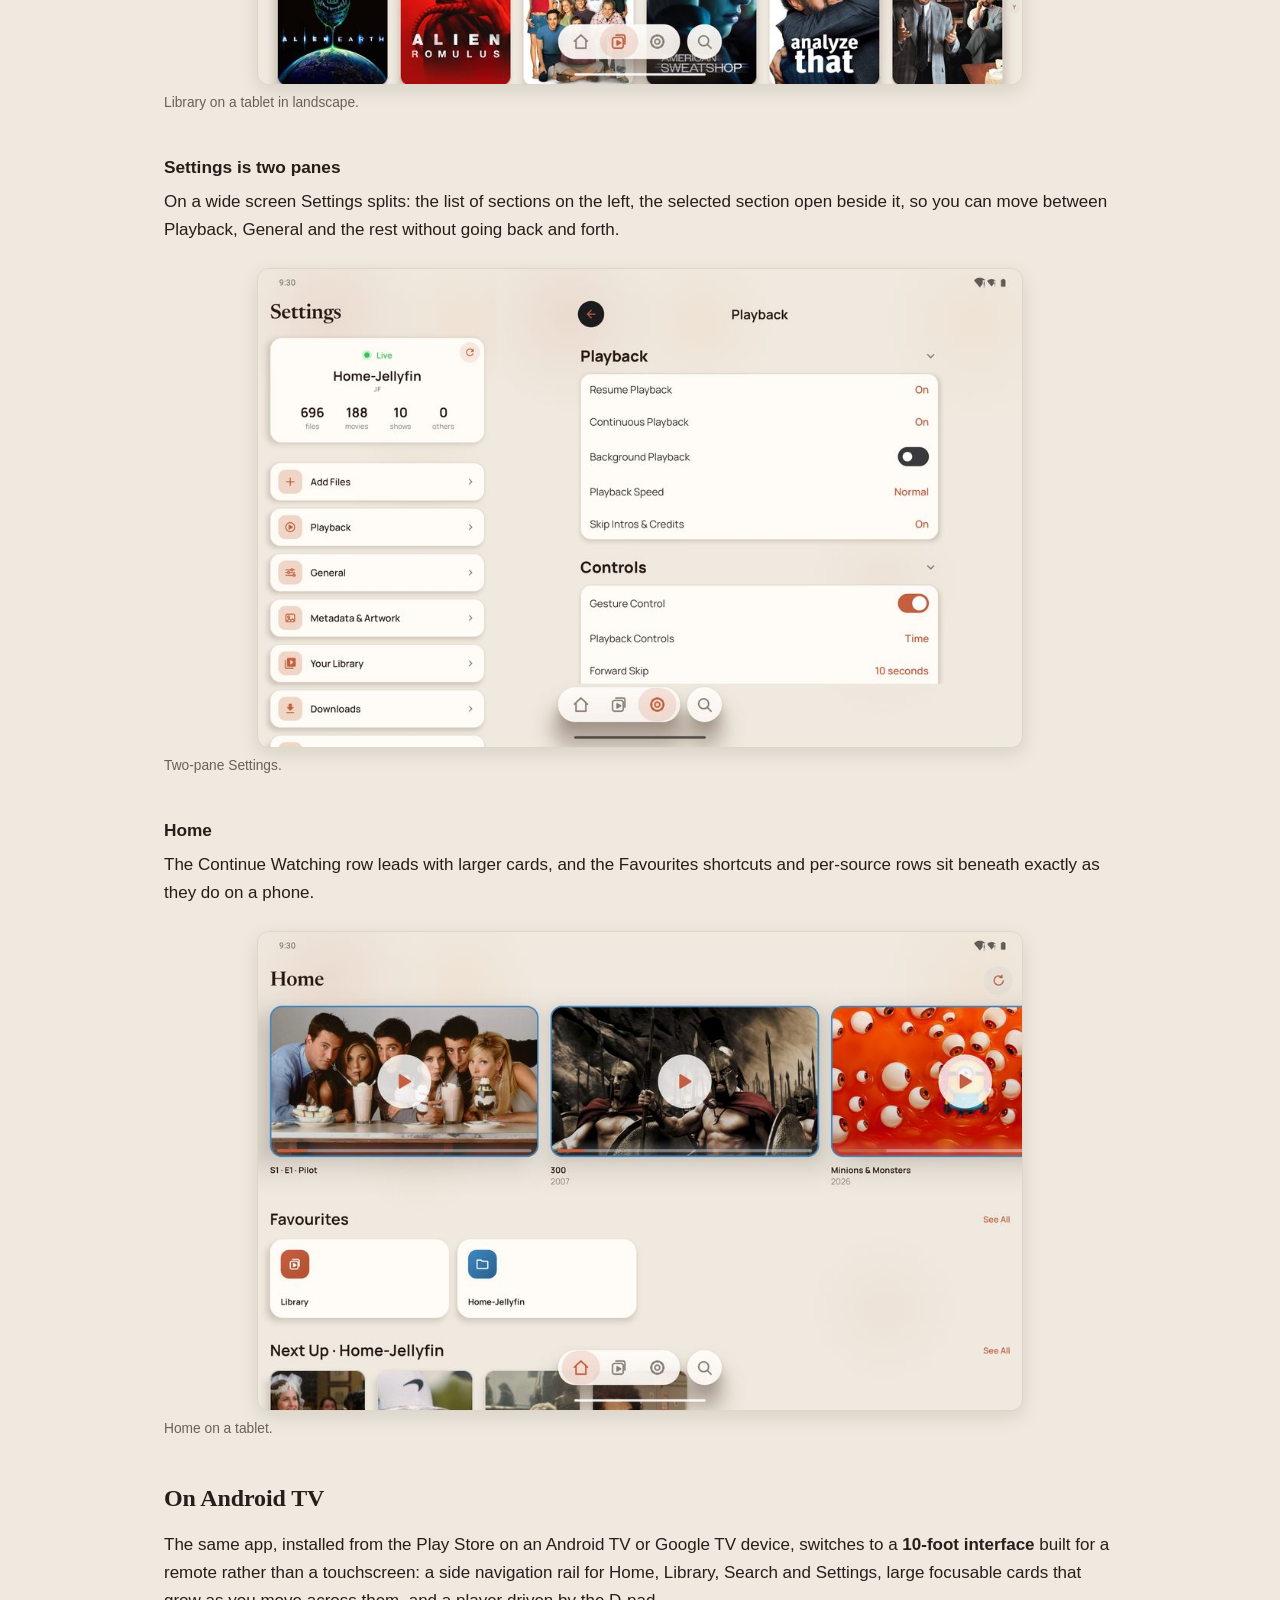
<file: android/guide.html>
<!DOCTYPE html>
<html lang="en">
<head>
<meta charset="utf-8">
<meta name="viewport" content="width=device-width, initial-scale=1">
<title>Ultimate Player for Android — Setup &amp; User Guide</title>
<meta name="description" content="An illustrated walkthrough of Ultimate Player for Android: connecting a Jellyfin or Plex server or a network share, and using every screen in the app.">
<link rel="stylesheet" href="../styles.css">
</head>
<body>

<header class="site">
  <div class="wrap">
    <h1>Ultimate Player for Android</h1>
    <p class="tagline">Play the media you already own — from your own servers, shares and device.</p>
    <nav class="site">
      <a href="support.html">Support</a>
      <a href="guide.html" aria-current="page">Setup &amp; User Guide</a>
      <a href="../android-privacy.html">Privacy Policy</a>
      <a href="../">All platforms</a>
    </nav>
  </div>
</header>

<main class="wrap guide">

  <p class="lede">A picture-by-picture walkthrough for Android — first connecting a source, then using
  the app. Every screenshot on this page is the real app running against a real Jellyfin server and a
  real NAS; nothing is mocked up.</p>

  <div class="card toc">
    <h3>Jump to your device</h3>
    <p><a href="#phone">Phone guide</a> — connecting a source and using every screen. The setup steps are
      the same on every device, so start here whichever you own.</p>
    <p><a href="#tablet">Tablet guide</a> — the same app with a layout that uses the extra width.</p>
    <p><a href="#androidtv">Android TV</a> — the 10-foot interface, driven by the remote.</p>
  </div>

  <h2>What Ultimate Player is</h2>

  <p>Ultimate Player is a video player for media you already own. It <strong>ships no content of its
  own</strong> and streams nothing from us. You point it at a media server or a network share you
  control, and it builds a browsable library from what it finds there — with artwork, cast, ratings,
  subtitles and resume positions.</p>

  <div class="card">
    <h3>What it can connect to</h3>
    <p><strong>Media servers</strong> — Jellyfin and Plex. Libraries, artwork and watch state come from
      the server, and your playback progress is reported back to it.</p>
    <p><strong>Network shares</strong> — SMB (NAS boxes, Windows shares, macOS file sharing), FTP, NFS
      and WebDAV. The app scans the share, identifies the files and fetches artwork and metadata.</p>
    <p><strong>On the device</strong> — a folder on your phone, a direct URL, or titles you have
      downloaded for offline playback.</p>
  </div>

  <div class="card">
    <h3>What it does with them</h3>
    <p>A grouped library with films and TV shows separated and episodes gathered under their series ·
      artwork, synopses, cast and ratings from TMDB and OMDb · subtitle search and download · resume
      across every device signed in to the same server · offline downloads · Picture in Picture · and a
      10-foot interface on Android TV.</p>
  </div>

  <h2 id="phone">Just want to look around first?</h2>

  <div class="step">
    <div class="body">
      <h3><span class="num">1</span>Open the app</h3>
      <p>On first launch a short <strong>walkthrough</strong> points out the main parts of the app. It
      never blocks the screen — you can keep scrolling and tapping while it is up, step through it with
      <strong>Next</strong>, or dismiss it any time with the <strong>✕</strong>.</p>
      <p>You can replay it later from <strong>Settings → Replay walkthrough</strong>.</p>
    </div>
    <figure class="shot">
      <img width="600" height="1333" src="images/walkthrough.jpg" alt="The first-run walkthrough card over the Home screen, with Skip and Next buttons.">
      <figcaption>The first-run walkthrough.</figcaption>
    </figure>
  </div>

  <div class="step">
    <div class="body">
      <h3><span class="num">2</span>The sample library</h3>
      <p>Behind it, Home shows a <strong>sample library</strong>. Those titles are placeholders so the
      app isn't empty while you look around — they disappear the moment you add a real source.</p>
      <p>If you want to see the app working properly before wiring up your own server, tap
      <strong>Load a demo library</strong>.</p>
    </div>
    <figure class="shot">
      <img width="600" height="1333" src="images/first-launch.jpg" alt="Ultimate Player on first launch, showing a sample library and a Load a demo library button.">
      <figcaption>First launch — sample library and the demo button.</figcaption>
    </figure>
  </div>

  <div class="step">
    <div class="body">
      <h3><span class="num">3</span>The demo library</h3>
      <p>One tap connects the app to the public <strong>Jellyfin demo server</strong>. No account, no
      password and nothing to configure. Home fills with real titles, a Continue Watching row and a Next
      Up row, and everything in the app becomes explorable — including playback.</p>
      <p class="note"><strong>Reviewers:</strong> this is the quickest way to evaluate the app without a
      media server of your own. It connects exactly like any other Jellyfin source, so what you see is
      the real product, not a special mode. It retires itself automatically as soon as you add a source
      of your own, and comes back if you remove them all.</p>
    </div>
    <figure class="shot">
      <img width="600" height="1333" src="images/demo-library.jpg" alt="Home screen populated with titles from the Jellyfin demo library.">
      <figcaption>After tapping <em>Load a demo library</em>.</figcaption>
    </figure>
  </div>

  <h2>Connecting your own source</h2>

  <p>Everything starts in the same place: <strong>Settings → Add Files</strong>. From here you can add a
  share, connect a media server, paste a direct URL, or reach your downloads.</p>

  <div class="step">
    <div class="body">
      <h3><span class="num">1</span>Open Add Files</h3>
      <p>Go to the <strong>Settings</strong> tab and tap <strong>Add Files</strong>. The
      <em>Locations</em> group is where new sources are added; <em>Saved Shares</em> below it lists what
      you have already connected.</p>
    </div>
    <figure class="shot">
      <img width="600" height="1333" src="images/add-sources.jpg" alt="The Add Files screen with Locations and Saved Shares sections.">
      <figcaption>Settings → Add Files.</figcaption>
    </figure>
  </div>

  <div class="step">
    <div class="body">
      <h3><span class="num">2</span>Let the app find your server</h3>
      <p>Tap <strong>Add Share</strong>. The app scans your local network and lists what it finds under
      <em>On Your Network</em> — media servers and SMB hosts alike. Tapping one pre-fills its address
      for you.</p>
      <p>Below that, <em>Local Shares</em>, <em>Network Shares</em> and <em>Media Servers</em> let you
      add a source by hand if it isn't discoverable.</p>
      <p class="note">Discovery takes a few seconds to fill in — "Searching your network…" is not a
      failure. Some networks (guest Wi-Fi, and many corporate ones) block discovery traffic entirely; in
      that case type the address in by hand, which does not depend on discovery at all.</p>
    </div>
    <figure class="shot">
      <img width="600" height="1333" src="images/discovery.jpg" alt="The Add Share screen listing servers discovered on the local network.">
      <figcaption>Automatic discovery on the local network.</figcaption>
    </figure>
  </div>

  <h3>Option A — a media server (Jellyfin or Plex)</h3>

  <div class="step">
    <div class="body">
      <h3><span class="num">3</span>Enter the server address</h3>
      <p>Picking a discovered server fills in its <strong>display name</strong> and
      <strong>address</strong> for you. Add the <strong>username</strong> and <strong>password</strong>
      for your account on that server — these are your Jellyfin or Plex credentials, not an Ultimate
      Player account. There is no such thing as an Ultimate Player account.</p>
      <p>The address can also be a remote one — a reverse-proxy domain such as
      <code>https://jellyfin.example.com</code>, or a Tailscale name — if you want to reach your server
      from outside the house.</p>
    </div>
    <figure class="shot">
      <img width="600" height="1333" src="images/jellyfin-form.jpg" alt="The Jellyfin connect form with the display name and server address filled in.">
      <figcaption>Name and address, ready for your credentials.</figcaption>
    </figure>
  </div>

  <div class="step">
    <div class="body">
      <h3><span class="num">4</span>Connect and scan</h3>
      <p>With the details filled in, tap <strong>Connect &amp; Scan</strong>. The app signs in, reads
      your libraries and builds the browsable library, then drops you back on Home. A media server hands
      over its own artwork, so titles appear with posters straight away.</p>
      <p>The password is never shown again after you type it, and it is stored encrypted on the
      device.</p>
    </div>
    <figure class="shot">
      <img width="600" height="1333" src="images/jellyfin-filled.jpg" alt="The connect form completed with username and password, ready to connect.">
      <figcaption>Ready to connect.</figcaption>
    </figure>
  </div>

  <div class="step">
    <div class="body">
      <h3><span class="num">5</span>Confirm it worked</h3>
      <p>Back in <strong>Settings</strong>, each connected source gets a live status card: a green
      <em>Live</em> dot when the server is reachable, and a breakdown of what was found — files, movies,
      shows and unidentified "others". The circular arrow rescans that source.</p>
    </div>
    <figure class="shot">
      <img width="600" height="1333" src="images/settings.jpg" alt="The Settings tab showing a live status card for the connected Jellyfin server.">
      <figcaption>696 files · 188 movies · 10 shows.</figcaption>
    </figure>
  </div>

  <div class="step">
    <div class="body">
      <h3><span class="num">6</span>Home is yours now</h3>
      <p>The demo library retires itself, and Home leads with your own content — what you were watching,
      what's next, and rows drawn from your server.</p>
    </div>
    <figure class="shot">
      <img width="600" height="1333" src="images/home-jellyfin.jpg" alt="Home screen showing the user's own library with a Continue Watching row.">
      <figcaption>Home, driven by your own server.</figcaption>
    </figure>
  </div>

  <h3>Option B — a network share (SMB, FTP, NFS or WebDAV)</h3>

  <p>A share has no notion of a library, so the app scans the files itself and then identifies them. SMB
  is shown here; the others use the same form with a different port.</p>

  <div class="step">
    <div class="body">
      <h3><span class="num">3</span>Fill in the share details</h3>
      <p>Choose your NAS under <em>On Your Network</em>, or <strong>Add SMB</strong> under
      <em>Network Shares</em>. The fields are:</p>
      <ul>
        <li><strong>Display name</strong> — optional; what you want to call it in the app.</li>
        <li><strong>Host / IP</strong> — your NAS or PC address, e.g. <code>192.168.1.20</code>.</li>
        <li><strong>Port</strong> — 445 for SMB unless your server uses a custom one.</li>
        <li><strong>Share name</strong> — the shared folder to scan, e.g. <code>Movies</code>.</li>
        <li><strong>Folder path</strong> — optional; a sub-folder inside the share, to narrow the scan.</li>
        <li><strong>Username / Password</strong> — leave both empty to connect as a guest.</li>
        <li><strong>Domain</strong> — only for Windows-domain networks; leave blank otherwise.</li>
      </ul>
    </div>
    <figure class="shot">
      <img width="600" height="1333" src="images/smb-form.jpg" alt="The Connect a share form for SMB, with host and port pre-filled from discovery.">
      <figcaption>Host and port pre-filled from discovery.</figcaption>
    </figure>
  </div>

  <div class="step">
    <div class="body">
      <h3><span class="num">4</span>Connect &amp; Scan</h3>
      <p>The app connects, walks the share and identifies what it finds. The file scan takes seconds;
      identifying the titles against TMDB then runs in the background, and Home's top bar shows
      <em>Scanning…</em> while it does. Your files are listed by name straight away and the artwork
      fills in behind them, so you never wait on a blank screen.</p>
      <p class="note"><strong>One share per folder.</strong> If your media is split across
      <code>Movies</code> and <code>TVShows</code>, add each as its own share — repeat this step with
      the other share name. They appear as separate sources but merge into one library.</p>
    </div>
    <figure class="shot">
      <img width="600" height="1333" src="images/smb-filled.jpg" alt="The SMB form completed with host, share name and credentials.">
      <figcaption>Completed for a <em>Movies</em> share.</figcaption>
    </figure>
  </div>

  <div class="step">
    <div class="body">
      <h3><span class="num">5</span>Both sources connected</h3>
      <p>Settings now carries a card per source. A server and a share sit side by side and merge into
      one library — the app doesn't care where a title came from.</p>
      <p>Shares from the same host are named after the share itself, so
      <em>MyCloudEX2Ultra · Movies</em> and <em>MyCloudEX2Ultra · TVShows</em> stay easy to tell
      apart.</p>
    </div>
    <figure class="shot">
      <img width="600" height="1333" src="images/settings-two.jpg" alt="The Settings tab with two live source cards, a Jellyfin server and an SMB share.">
      <figcaption>A Jellyfin server and an SMB share, both live.</figcaption>
    </figure>
  </div>

  <h2>Managing your sources</h2>

  <div class="step">
    <div class="body">
      <p>Tap the <strong>pencil</strong> beside any saved share for its actions:</p>
      <ul>
        <li><strong>Edit</strong> — change the address or credentials.</li>
        <li><strong>Refresh</strong> — look for new files.</li>
        <li><strong>Re-fetch all metadata</strong> — fetch artwork and details again.</li>
        <li><strong>Clear metadata</strong> — discard what was fetched and start over.</li>
        <li><strong>Remove share</strong> — disconnect it and drop its titles from the library.</li>
      </ul>
      <p>Removing a source never touches the files on your server or NAS — it only disconnects it
      here.</p>
    </div>
    <figure class="shot">
      <img width="600" height="1333" src="images/share-menu.jpg" alt="The share actions menu with Edit, Refresh, Re-fetch all metadata, Clear metadata and Remove share.">
      <figcaption>Per-source actions.</figcaption>
    </figure>
  </div>

  <div class="shot-row">
    <figure class="shot">
      <img width="600" height="1333" src="images/saved-shares.jpg" alt="Saved Shares listing a Jellyfin server and an SMB share with their addresses and item counts.">
      <figcaption>Each saved source shows its address and how many items it contributed.</figcaption>
    </figure>
    <figure class="shot">
      <img width="600" height="1333" src="images/library.jpg" alt="The Library tab showing a grid of film posters with an A to Z jump rail.">
      <figcaption><strong>Library</strong> — everything from every source, alphabetically, with a jump
      rail down the side.</figcaption>
    </figure>
  </div>

  <h2>Finding your way around</h2>

  <p>Four tabs sit in the pill at the bottom of the screen: <strong>Home</strong>,
  <strong>Library</strong>, <strong>Settings</strong> and <strong>Search</strong>.</p>

  <div class="shot-row">
    <figure class="shot">
      <img width="600" height="1333" src="images/home.jpg" alt="The Home tab with a Continue Watching hero row and content rows.">
      <figcaption><strong>Home</strong> — what you were watching, what's next, and rows drawn from your
      sources.</figcaption>
    </figure>
    <figure class="shot">
      <img width="600" height="1333" src="images/search-browse.jpg" alt="The Search tab showing Browse categories.">
      <figcaption><strong>Search</strong> — type to search, or use Browse to reach playlists, genres,
      unwatched titles and more.</figcaption>
    </figure>
    <figure class="shot">
      <img width="600" height="1333" src="images/search-results.jpg" alt="Live search results for the query alien.">
      <figcaption>Results update as you type, across every connected source.</figcaption>
    </figure>
  </div>

  <div class="step">
    <div class="body">
      <h3>A film</h3>
      <p>Tap any poster for its detail page: artwork, runtime, release date, certification, genres,
      synopsis, ratings from TMDB, IMDb, Rotten Tomatoes and Metacritic, and the cast.</p>
      <p>The row of buttons under <strong>Play</strong> covers marking watched, downloading for offline,
      your watchlist, adding to a list, and your own rating. The <strong>⋯</strong> button at the top
      right holds the rest, including Edit Metadata for anything the app identified wrongly.</p>
    </div>
    <figure class="shot">
      <img width="600" height="1333" src="images/detail-movie.jpg" alt="A film detail page with artwork, ratings and cast.">
      <figcaption>Film detail, with ratings from four sources.</figcaption>
    </figure>
  </div>

  <div class="step">
    <div class="body">
      <h3>A TV show</h3>
      <p>A series opens on the episode you are most likely to want next — the one you were part-way
      through, or the one after the last you finished. The season selector and episode strip run along
      the bottom; tapping an episode retargets the Play button without leaving the page.</p>
    </div>
    <figure class="shot">
      <img width="600" height="1333" src="images/detail-series.jpg" alt="A TV series detail page with a season selector and episode strip.">
      <figcaption>Series detail, opened on S1 · E1.</figcaption>
    </figure>
  </div>

  <div class="step wide">
    <div class="body">
      <h3>The player</h3>
      <p>Tap once to show or hide the controls. You get a scrubber with the current position and total
      runtime, skip buttons either side of play/pause, and along the bottom edge: playback settings
      (subtitles, audio track, speed, quality), casting, and file information. Top left closes the
      player, switches aspect ratio and starts Picture in Picture; top right locks the screen against
      stray taps.</p>
      <p>Two things worth knowing: <strong>tap the time on the right</strong> to switch between total
      runtime, time remaining, and the clock time the film will finish. And when a title has intro or
      credits markers, a <strong>Skip</strong> chip appears at the right moment.</p>
      <p>Playback streams directly from your server or share — nothing is copied to the device unless
      you explicitly download it. Position is saved continuously, so leaving mid-film and coming back
      resumes where you were.</p>
    </div>
    <figure class="shot">
      <img width="1000" height="450" src="images/player.jpg" alt="The video player in landscape with on-screen controls over a playing episode.">
      <figcaption>Playing straight from a Jellyfin server.</figcaption>
    </figure>
  </div>

  <div class="step">
    <div class="body">
      <h3>Picking up where you left off</h3>
      <p>Leave a title part-way through and its Play button becomes <strong>Resume</strong> with the
      exact position. The same title also appears in Continue Watching on Home. With a Jellyfin or Plex
      server that position is reported back to the server, so it follows you to other devices — and
      anything you watch elsewhere shows up here.</p>
    </div>
    <figure class="shot">
      <img width="600" height="1333" src="images/detail-resume.jpg" alt="An episode page whose Play button now reads Resume 2:43.">
      <figcaption>The Play button becomes <em>Resume</em>.</figcaption>
    </figure>
  </div>

  <h2>Settings, screen by screen</h2>

  <div class="shot-row">
    <figure class="shot">
      <img width="600" height="1333" src="images/playback.jpg" alt="Playback settings — resume, continuous playback, speed, skip lengths and gesture control.">
      <figcaption><strong>Playback</strong> — resume, auto-play the next episode, speed, skip intros and
      credits, gesture control, how far the skip buttons jump, and subtitle appearance.</figcaption>
    </figure>
    <figure class="shot">
      <img width="600" height="1333" src="images/general.jpg" alt="General settings — appearance, library, downloads and home options.">
      <figcaption><strong>General</strong> — light/dark appearance, poster titles and filenames, mobile
      data downloads, and what Home shows.</figcaption>
    </figure>
    <figure class="shot">
      <img width="600" height="1333" src="images/metadata.jpg" alt="Metadata and Artwork settings.">
      <figcaption><strong>Metadata &amp; Artwork</strong> — whether to fetch details at all, prefer
      artwork already on your server, logos and external ratings, and the artwork cache.</figcaption>
    </figure>
  </div>

  <div class="shot-row">
    <figure class="shot">
      <img width="600" height="1333" src="images/your-library.jpg" alt="Your Library showing Watchlist and Ratings, Playlists and Collections.">
      <figcaption><strong>Your Library</strong> — your watchlist, ratings, playlists and collections,
      all created from a title's action buttons.</figcaption>
    </figure>
    <figure class="shot">
      <img width="600" height="1333" src="images/downloads.jpg" alt="The Downloads screen, empty.">
      <figcaption><strong>Downloads</strong> — titles saved for offline playback, added with the
      Download button on a title.</figcaption>
    </figure>
    <figure class="shot">
      <img width="600" height="1333" src="images/settings.jpg" alt="The Settings tab with a live source card at the top.">
      <figcaption><strong>Settings</strong> — live status per source at the top, then everything above.
      <em>Replay walkthrough</em> and <em>Open Source Licenses</em> sit at the bottom.</figcaption>
    </figure>
  </div>

  <p class="note">Turning <strong>Metadata Fetching</strong> off stops the app contacting TMDB and OMDb
  entirely. Your files are still listed — by filename — and still play; they just won't have posters or
  synopses.</p>

  <h2 id="tablet">On a tablet</h2>

  <p>Everything above applies, with a layout that uses the extra width. The steps and field names are
  identical, so follow the phone guide and expect this shape.</p>

  <div class="step wide">
    <div class="body">
      <h3>Home and Library</h3>
      <p>Rows show more per screen and the poster grid goes wider — six across on a large tablet in
      landscape — with the same A–Z jump rail down the side.</p>
    </div>
    <figure class="shot">
      <img width="1000" height="625" src="images/tablet-library.jpg" alt="The Library tab on a tablet in landscape, showing six columns of posters.">
      <figcaption>Library on a tablet in landscape.</figcaption>
    </figure>
  </div>

  <div class="step wide">
    <div class="body">
      <h3>Settings is two panes</h3>
      <p>On a wide screen Settings splits: the list of sections on the left, the selected section open
      beside it, so you can move between Playback, General and the rest without going back and
      forth.</p>
    </div>
    <figure class="shot">
      <img width="1000" height="625" src="images/tablet-settings.jpg" alt="Settings on a tablet showing the section list on the left and Playback open on the right.">
      <figcaption>Two-pane Settings.</figcaption>
    </figure>
  </div>

  <div class="step wide">
    <div class="body">
      <h3>Home</h3>
      <p>The Continue Watching row leads with larger cards, and the Favourites shortcuts and per-source
      rows sit beneath exactly as they do on a phone.</p>
    </div>
    <figure class="shot">
      <img width="1000" height="625" src="images/tablet-home.jpg" alt="The Home tab on a tablet in landscape.">
      <figcaption>Home on a tablet.</figcaption>
    </figure>
  </div>

  <h2 id="androidtv">On Android TV</h2>

  <p>The same app, installed from the Play Store on an Android TV or Google TV device, switches to a
  <strong>10-foot interface</strong> built for a remote rather than a touchscreen: a side navigation
  rail for Home, Library, Search and Settings, large focusable cards that grow as you move across them,
  and a player driven by the D-pad.</p>

  <p>Setting up a source works the same way — <strong>Settings → Add Files → Add Share</strong>, pick a
  discovered server or type its address with the on-screen keyboard, then <strong>Connect &amp;
  Scan</strong>. Because typing a password on a remote is unpleasant, Jellyfin servers can also be
  signed into with <strong>Quick Connect</strong>: the TV shows a short code, and you approve it from
  any device already signed in to your Jellyfin.</p>

  <p>Everything else — resume across devices, subtitle download, skip intro, the same library — behaves
  as described above.</p>

  <h2>If something goes wrong</h2>

  <div class="card">
    <h3>My server doesn't appear when I scan</h3>
    <p>Give discovery a few seconds to fill in. Then confirm the phone and the server are on the same
    network — a phone on mobile data can't see your NAS, and a VPN on either end will usually break
    discovery. Some networks block the discovery traffic entirely; in that case type the address in by
    hand under <em>Network Shares</em> or <em>Media Servers</em>, which doesn't depend on discovery.</p>
  </div>

  <div class="card">
    <h3>It connects but no videos appear</h3>
    <p>Check the <strong>share name</strong> is the shared folder itself rather than a path inside it,
    and that the account you used can read that folder. If the share holds sub-folders, leave
    <em>Folder path</em> empty so the whole share is scanned. The status card in Settings shows what the
    scan actually found.</p>
  </div>

  <div class="card">
    <h3>Titles show up as "others"</h3>
    <p>"Others" means the file was found but no provider could identify it. Give metadata fetching a
    moment to catch up — a large share takes a while — then use <strong>Re-fetch all metadata</strong>
    on the source. Files identify far more reliably when named <code>Title (Year)</code> for films and
    <code>Show S01E02</code> for episodes. Anything that stays unidentified is still playable, and you
    can fix it by hand with <strong>Edit Metadata</strong>.</p>
  </div>

  <div class="card">
    <h3>A video won't play, or stalls partway</h3>
    <p>Ultimate Player bundles extra decoders for audio formats Android often lacks (Dolby AC-3/E-AC-3
    and DTS), but a few exotic combinations still need transcoding. On a Jellyfin or Plex server, use
    the <strong>Quality</strong> item in the player's settings to have the server transcode instead of
    playing the original file. Very high-bitrate 4K files over Wi-Fi can also outrun the connection —
    lower the quality, move closer to the router, or download the title for offline playback first.</p>
  </div>

  <div class="card">
    <h3>Subtitles are missing or out of sync</h3>
    <p>Subtitles embedded in the file and sidecar <code>.srt</code> files beside it are both picked up
    automatically. If there are none, open the player's settings button and use <strong>Download
    subtitles…</strong> to search online. Size, colour and background are in <strong>Settings →
    Playback → Subtitles</strong>.</p>
  </div>

  <h2>Getting in touch</h2>

  <p>If none of the above helps, see the <a href="support.html">Support page</a> for how to reach us. It
  helps enormously to include the app version from <strong>Settings</strong>, the kind of server or
  share you are connecting to, your Android version and device, and what you expected to happen.</p>

</main>

<footer class="site">
  <div class="wrap">
    <p><a href="support.html">Support</a> · <a href="guide.html">Setup &amp; User Guide</a> ·
      <a href="../android-privacy.html">Privacy Policy</a> · <a href="../">All platforms</a></p>
    <p>Ultimate Player is not affiliated with Jellyfin, Plex, TMDB, OMDb, OpenSubtitles or SubDL.</p>
  </div>
</footer>

</body>
</html>
</file>
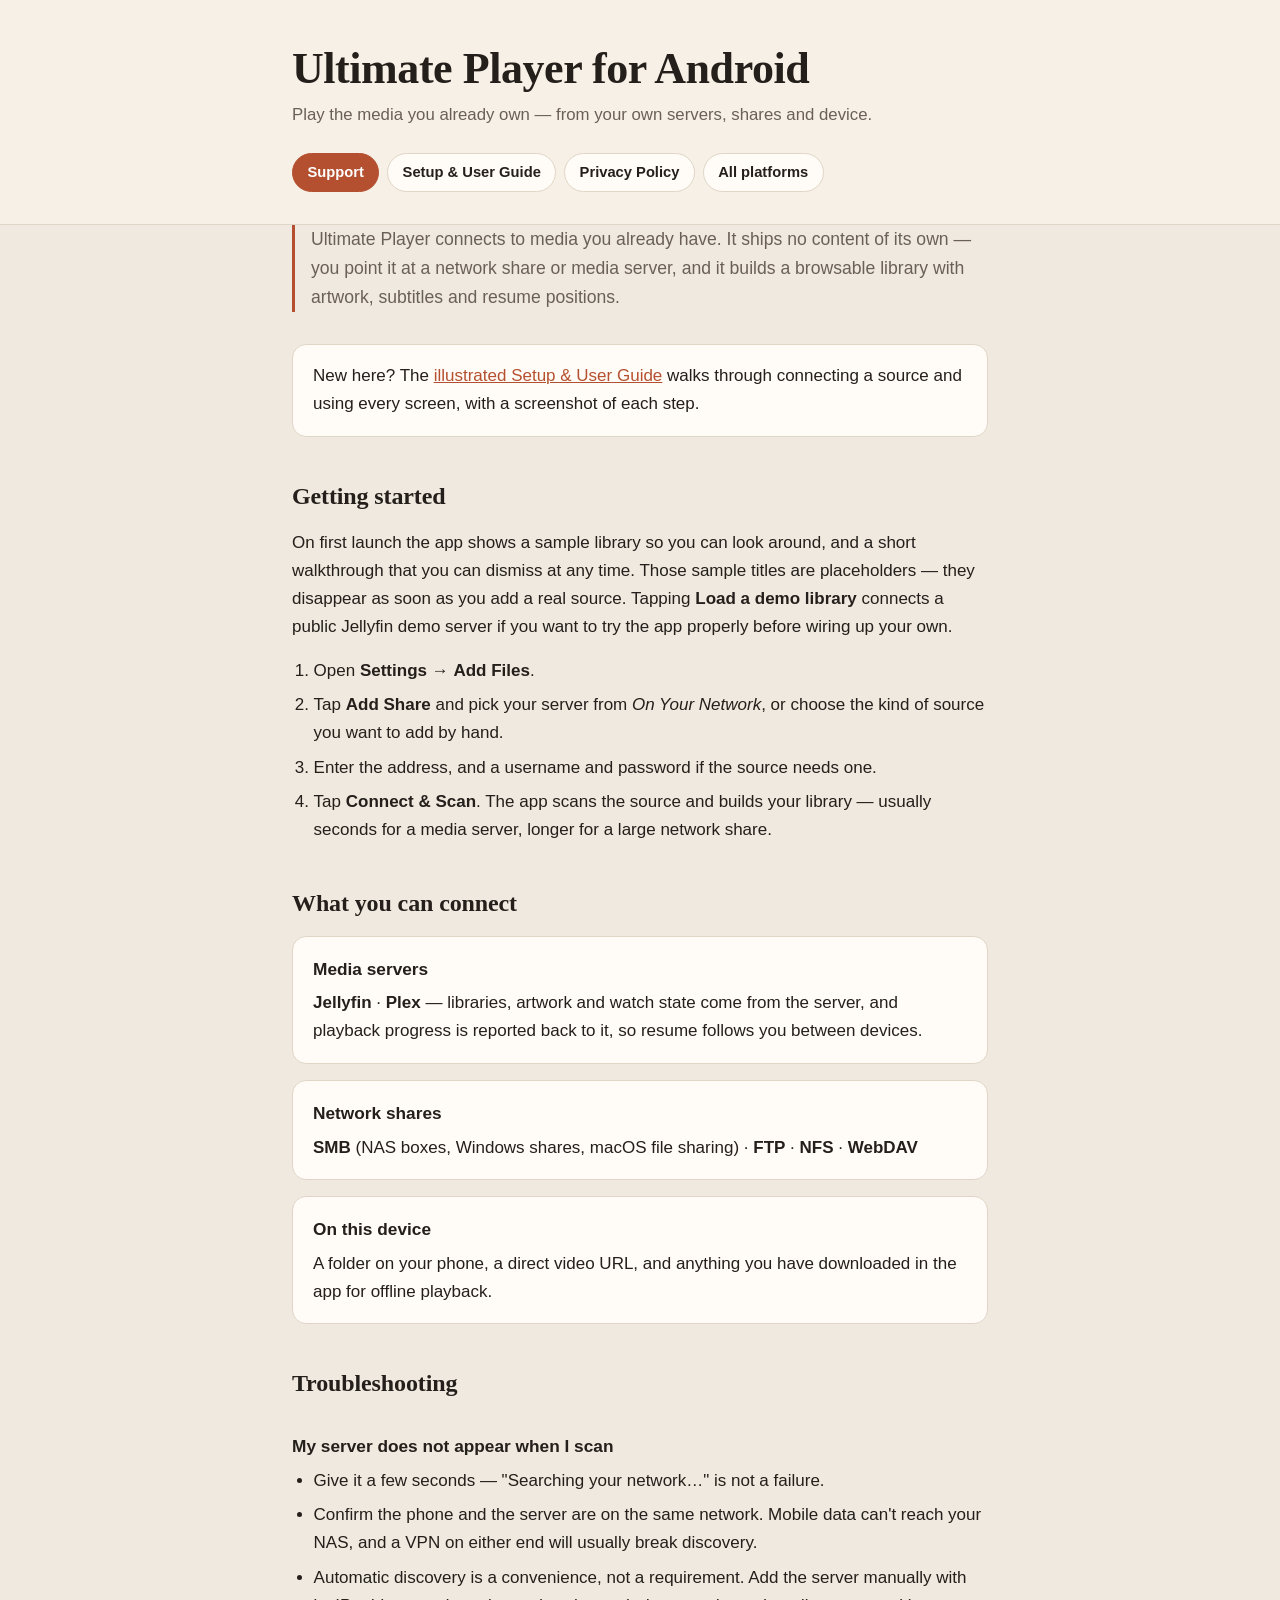
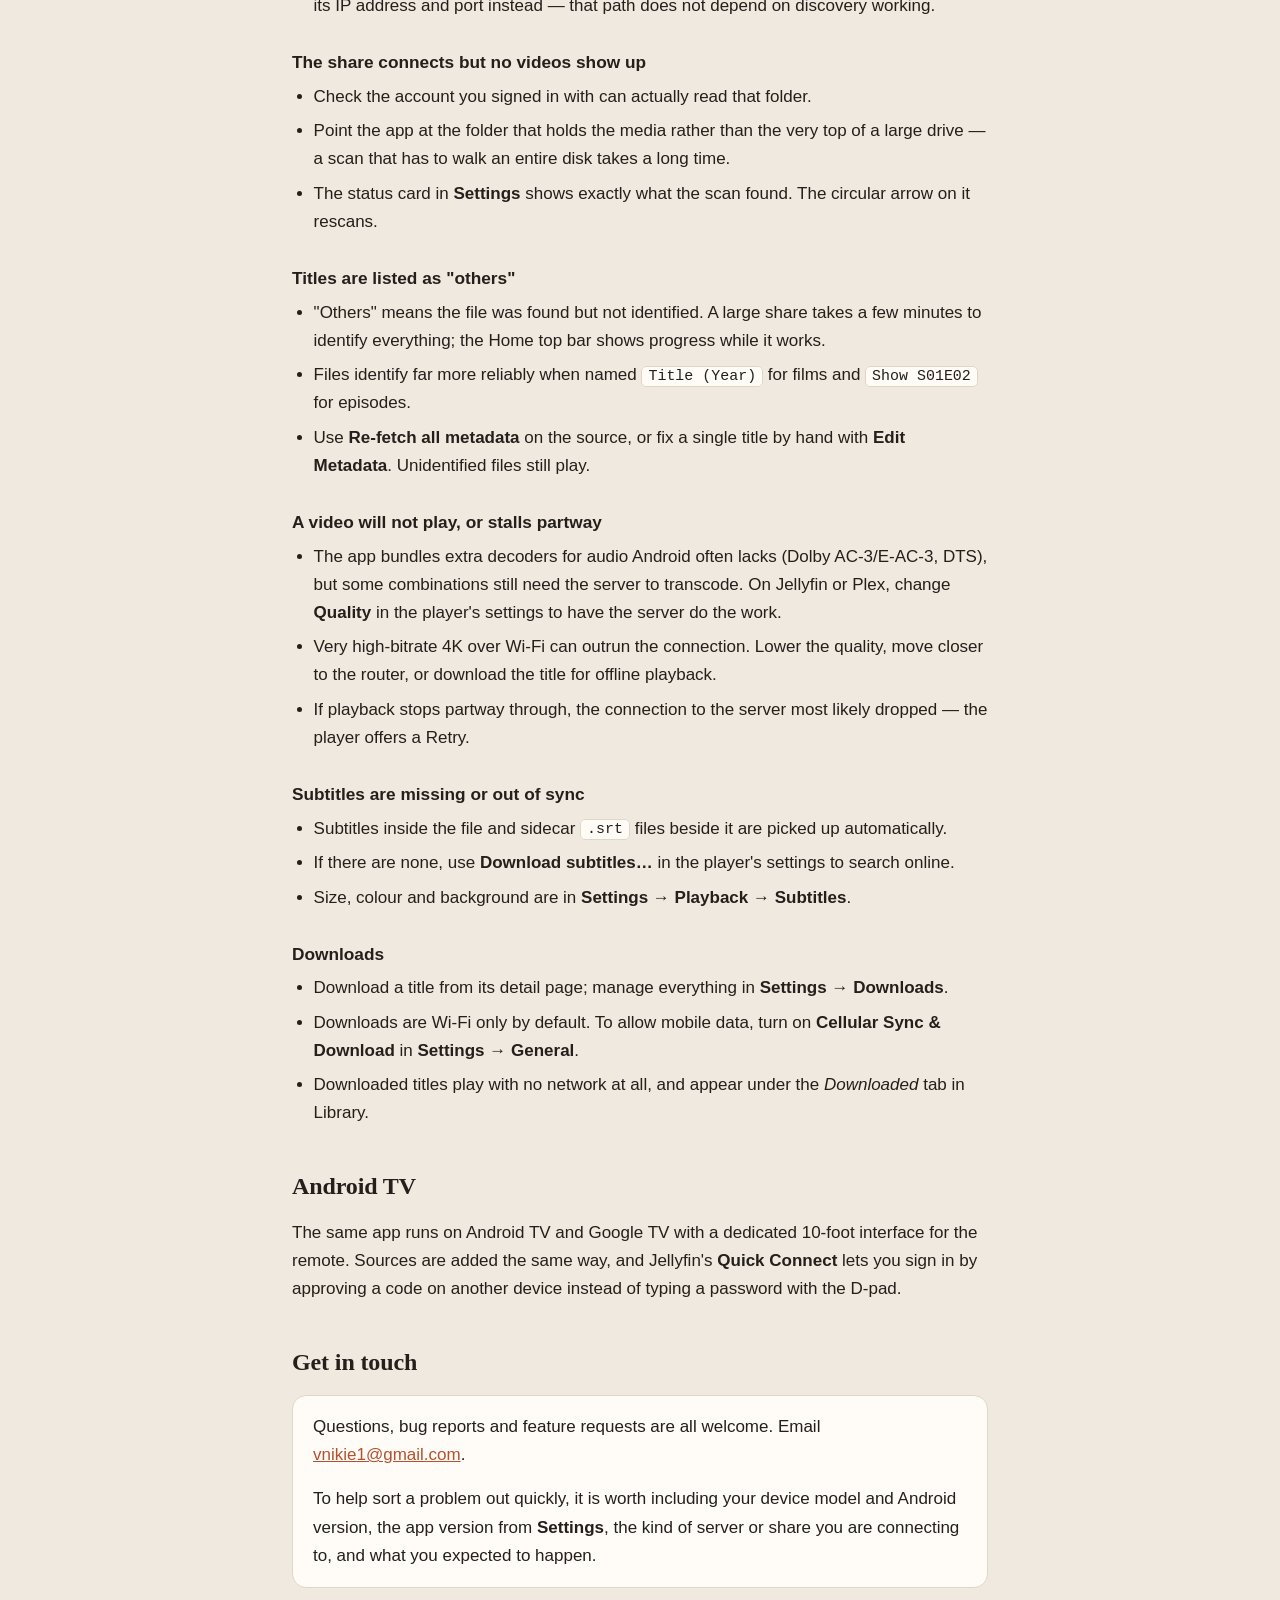
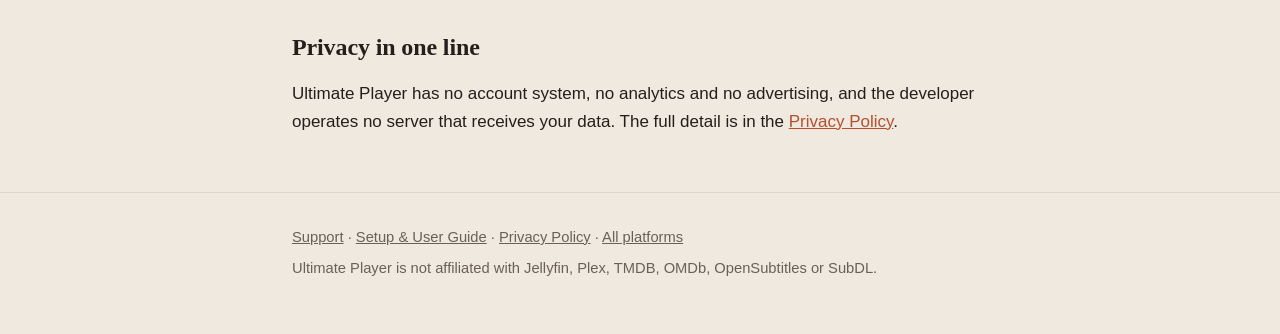
<file: android/support.html>
<!DOCTYPE html>
<html lang="en">
<head>
<meta charset="utf-8">
<meta name="viewport" content="width=device-width, initial-scale=1">
<title>Ultimate Player for Android — Support</title>
<meta name="description" content="Support, setup help and troubleshooting for Ultimate Player on Android — the media player for your own Jellyfin or Plex server and network shares.">
<link rel="stylesheet" href="../styles.css">
</head>
<body>

<header class="site">
  <div class="wrap">
    <h1>Ultimate Player for Android</h1>
    <p class="tagline">Play the media you already own — from your own servers, shares and device.</p>
    <nav class="site">
      <a href="support.html" aria-current="page">Support</a>
      <a href="guide.html">Setup &amp; User Guide</a>
      <a href="../android-privacy.html">Privacy Policy</a>
      <a href="../">All platforms</a>
    </nav>
  </div>
</header>

<main class="wrap">

  <p class="lede">Ultimate Player connects to media you already have. It ships no content of its own —
  you point it at a network share or media server, and it builds a browsable library with artwork,
  subtitles and resume positions.</p>

  <div class="card">
    <p>New here? The <a href="guide.html">illustrated Setup &amp; User Guide</a> walks through
      connecting a source and using every screen, with a screenshot of each step.</p>
  </div>

  <h2>Getting started</h2>

  <p>On first launch the app shows a sample library so you can look around, and a short walkthrough that
  you can dismiss at any time. Those sample titles are placeholders — they disappear as soon as you add
  a real source. Tapping <strong>Load a demo library</strong> connects a public Jellyfin demo server if
  you want to try the app properly before wiring up your own.</p>

  <ol>
    <li>Open <strong>Settings</strong> → <strong>Add Files</strong>.</li>
    <li>Tap <strong>Add Share</strong> and pick your server from <em>On Your Network</em>, or choose the
      kind of source you want to add by hand.</li>
    <li>Enter the address, and a username and password if the source needs one.</li>
    <li>Tap <strong>Connect &amp; Scan</strong>. The app scans the source and builds your library —
      usually seconds for a media server, longer for a large network share.</li>
  </ol>

  <h2>What you can connect</h2>

  <div class="card">
    <h3>Media servers</h3>
    <p><strong>Jellyfin</strong> · <strong>Plex</strong> — libraries, artwork and watch state come from
      the server, and playback progress is reported back to it, so resume follows you between
      devices.</p>
  </div>

  <div class="card">
    <h3>Network shares</h3>
    <p><strong>SMB</strong> (NAS boxes, Windows shares, macOS file sharing) · <strong>FTP</strong> ·
      <strong>NFS</strong> · <strong>WebDAV</strong></p>
  </div>

  <div class="card">
    <h3>On this device</h3>
    <p>A folder on your phone, a direct video URL, and anything you have downloaded in the app for
      offline playback.</p>
  </div>

  <h2>Troubleshooting</h2>

  <h3>My server does not appear when I scan</h3>
  <ul>
    <li>Give it a few seconds — "Searching your network…" is not a failure.</li>
    <li>Confirm the phone and the server are on the same network. Mobile data can't reach your NAS, and
      a VPN on either end will usually break discovery.</li>
    <li>Automatic discovery is a convenience, not a requirement. Add the server manually with its IP
      address and port instead — that path does not depend on discovery working.</li>
  </ul>

  <h3>The share connects but no videos show up</h3>
  <ul>
    <li>Check the account you signed in with can actually read that folder.</li>
    <li>Point the app at the folder that holds the media rather than the very top of a large drive — a
      scan that has to walk an entire disk takes a long time.</li>
    <li>The status card in <strong>Settings</strong> shows exactly what the scan found. The circular
      arrow on it rescans.</li>
  </ul>

  <h3>Titles are listed as "others"</h3>
  <ul>
    <li>"Others" means the file was found but not identified. A large share takes a few minutes to
      identify everything; the Home top bar shows progress while it works.</li>
    <li>Files identify far more reliably when named <code>Title (Year)</code> for films and
      <code>Show S01E02</code> for episodes.</li>
    <li>Use <strong>Re-fetch all metadata</strong> on the source, or fix a single title by hand with
      <strong>Edit Metadata</strong>. Unidentified files still play.</li>
  </ul>

  <h3>A video will not play, or stalls partway</h3>
  <ul>
    <li>The app bundles extra decoders for audio Android often lacks (Dolby AC-3/E-AC-3, DTS), but some
      combinations still need the server to transcode. On Jellyfin or Plex, change
      <strong>Quality</strong> in the player's settings to have the server do the work.</li>
    <li>Very high-bitrate 4K over Wi-Fi can outrun the connection. Lower the quality, move closer to the
      router, or download the title for offline playback.</li>
    <li>If playback stops partway through, the connection to the server most likely dropped — the player
      offers a Retry.</li>
  </ul>

  <h3>Subtitles are missing or out of sync</h3>
  <ul>
    <li>Subtitles inside the file and sidecar <code>.srt</code> files beside it are picked up
      automatically.</li>
    <li>If there are none, use <strong>Download subtitles…</strong> in the player's settings to search
      online.</li>
    <li>Size, colour and background are in <strong>Settings → Playback → Subtitles</strong>.</li>
  </ul>

  <h3>Downloads</h3>
  <ul>
    <li>Download a title from its detail page; manage everything in <strong>Settings →
      Downloads</strong>.</li>
    <li>Downloads are Wi-Fi only by default. To allow mobile data, turn on <strong>Cellular Sync &amp;
      Download</strong> in <strong>Settings → General</strong>.</li>
    <li>Downloaded titles play with no network at all, and appear under the <em>Downloaded</em> tab in
      Library.</li>
  </ul>

  <h2>Android TV</h2>

  <p>The same app runs on Android TV and Google TV with a dedicated 10-foot interface for the remote.
  Sources are added the same way, and Jellyfin's <strong>Quick Connect</strong> lets you sign in by
  approving a code on another device instead of typing a password with the D-pad.</p>

  <h2>Get in touch</h2>

  <div class="card">
    <p>Questions, bug reports and feature requests are all welcome. Email
      <a href="mailto:vnikie1@gmail.com">vnikie1@gmail.com</a>.</p>
    <p>To help sort a problem out quickly, it is worth including your device model and Android version,
      the app version from <strong>Settings</strong>, the kind of server or share you are connecting to,
      and what you expected to happen.</p>
  </div>

  <h2>Privacy in one line</h2>

  <p>Ultimate Player has no account system, no analytics and no advertising, and the developer operates
  no server that receives your data. The full detail is in the
  <a href="../android-privacy.html">Privacy Policy</a>.</p>

</main>

<footer class="site">
  <div class="wrap">
    <p><a href="support.html">Support</a> · <a href="guide.html">Setup &amp; User Guide</a> ·
      <a href="../android-privacy.html">Privacy Policy</a> · <a href="../">All platforms</a></p>
    <p>Ultimate Player is not affiliated with Jellyfin, Plex, TMDB, OMDb, OpenSubtitles or SubDL.</p>
  </div>
</footer>

</body>
</html>
</file>
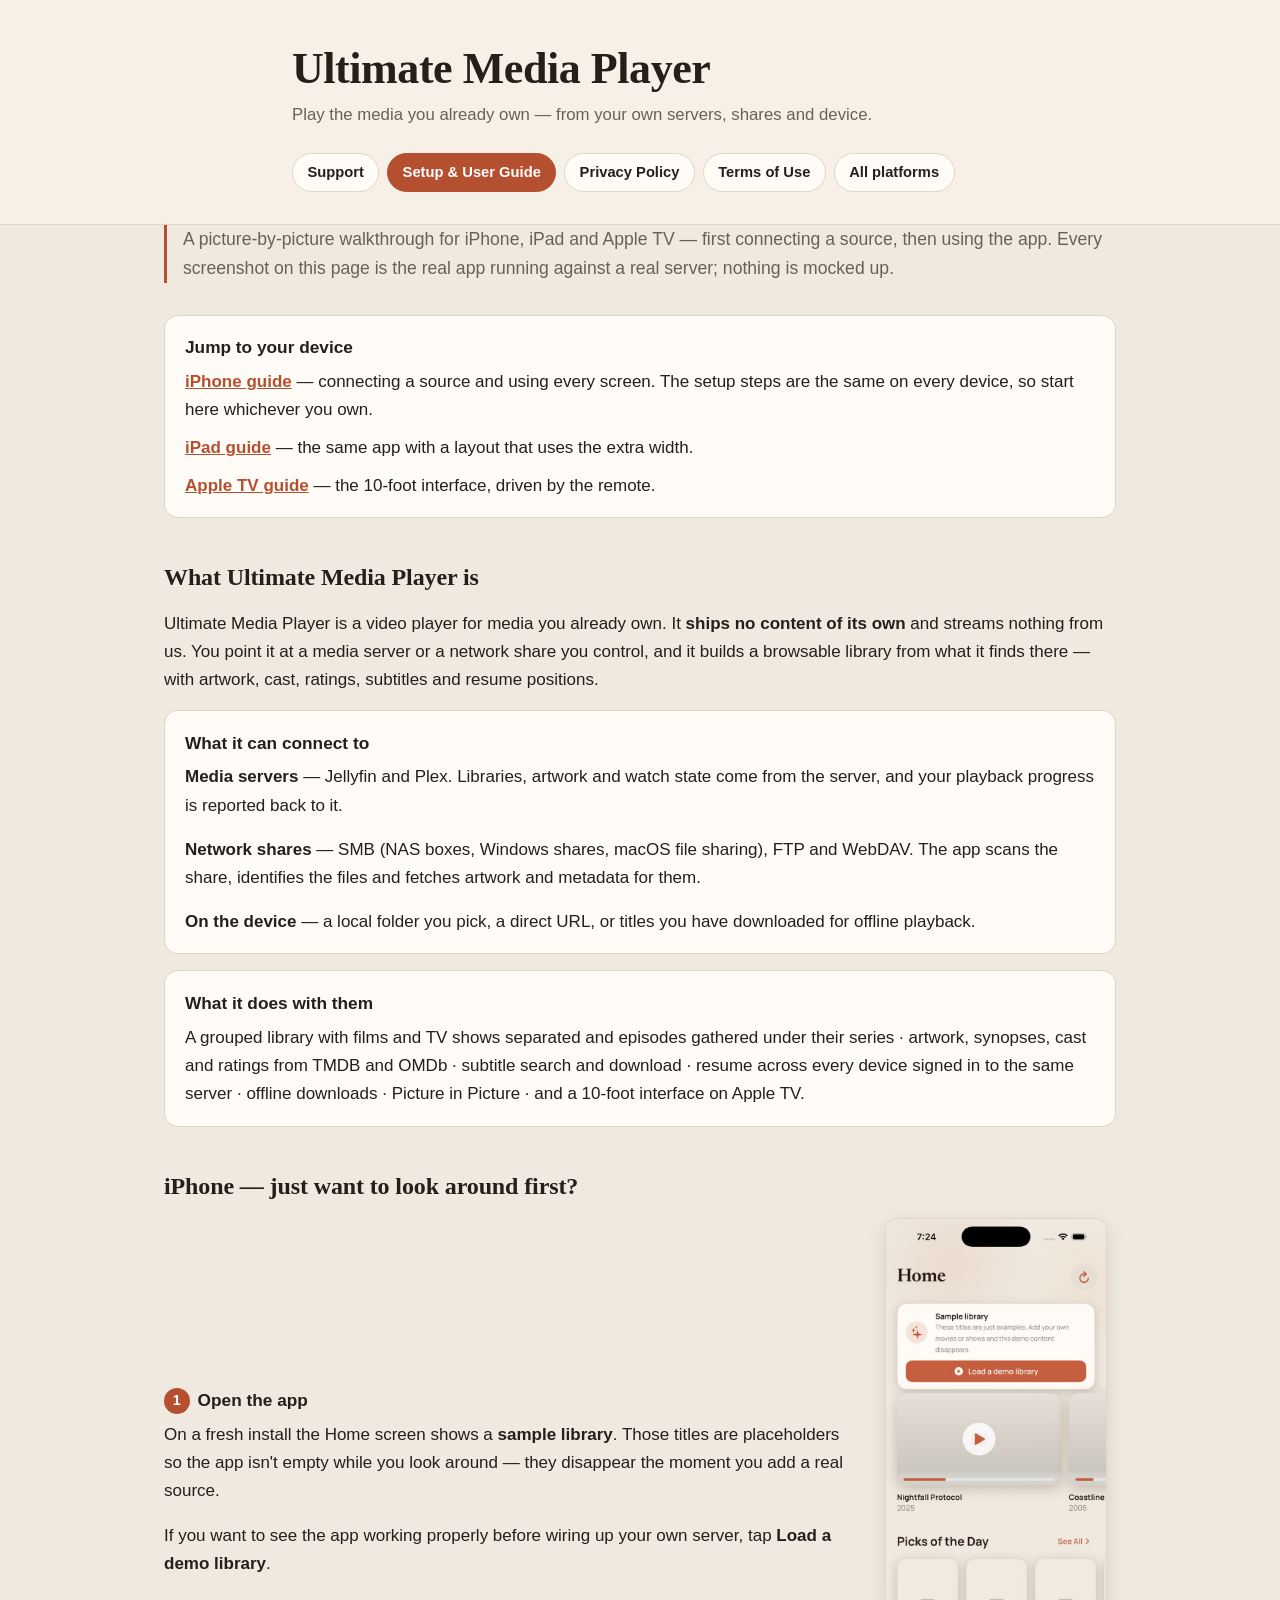
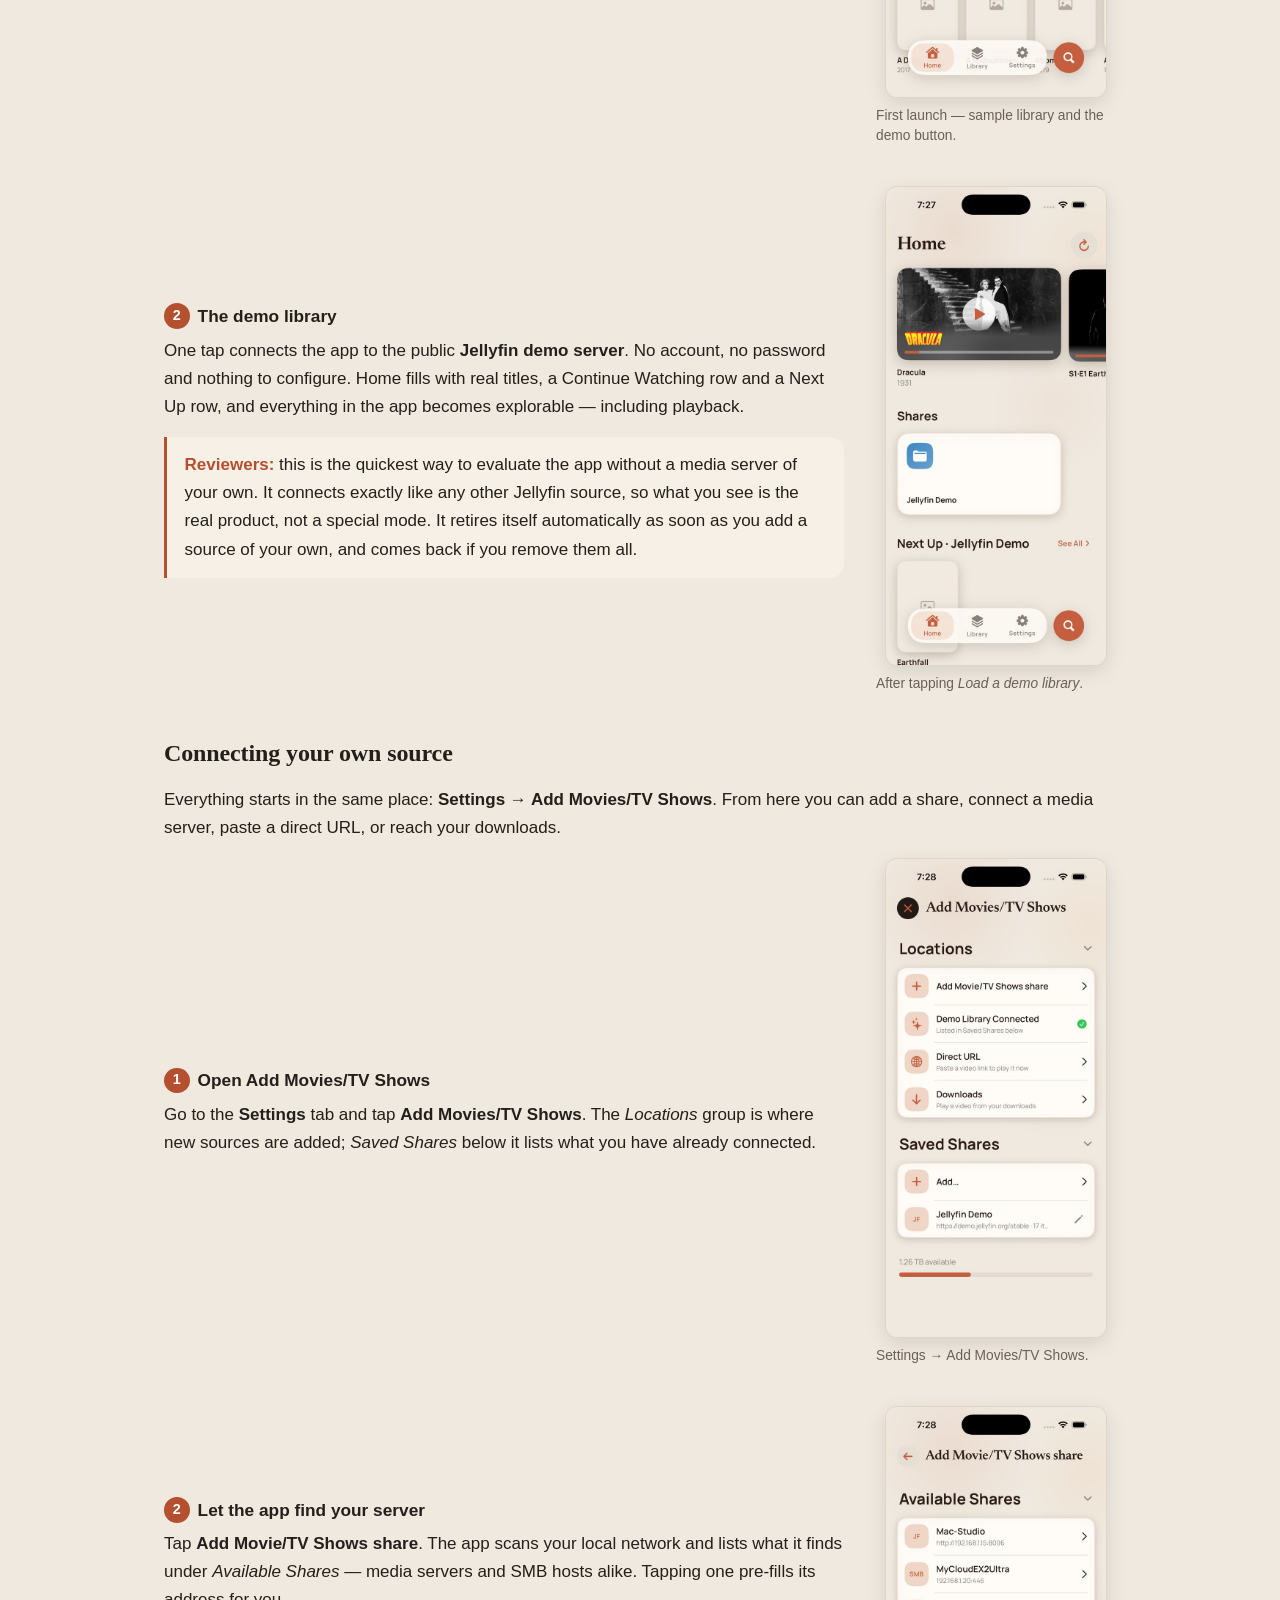
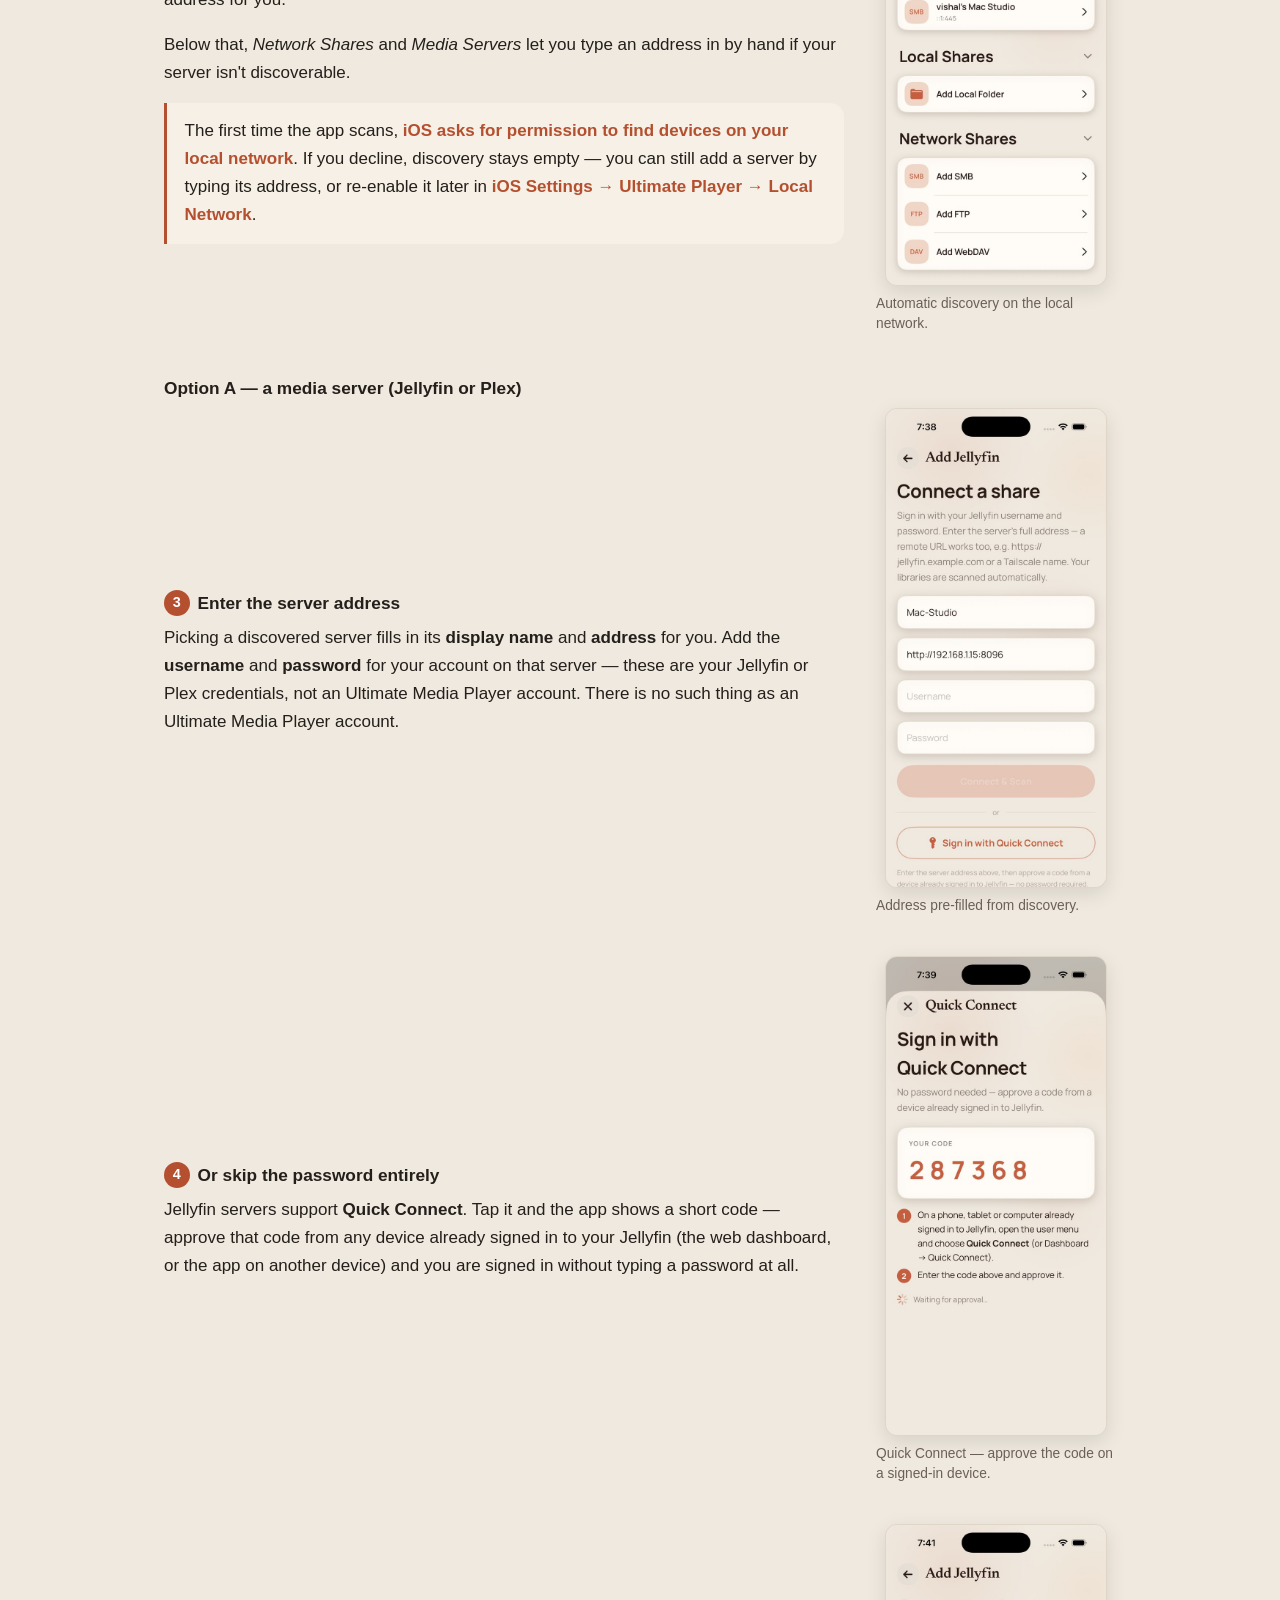
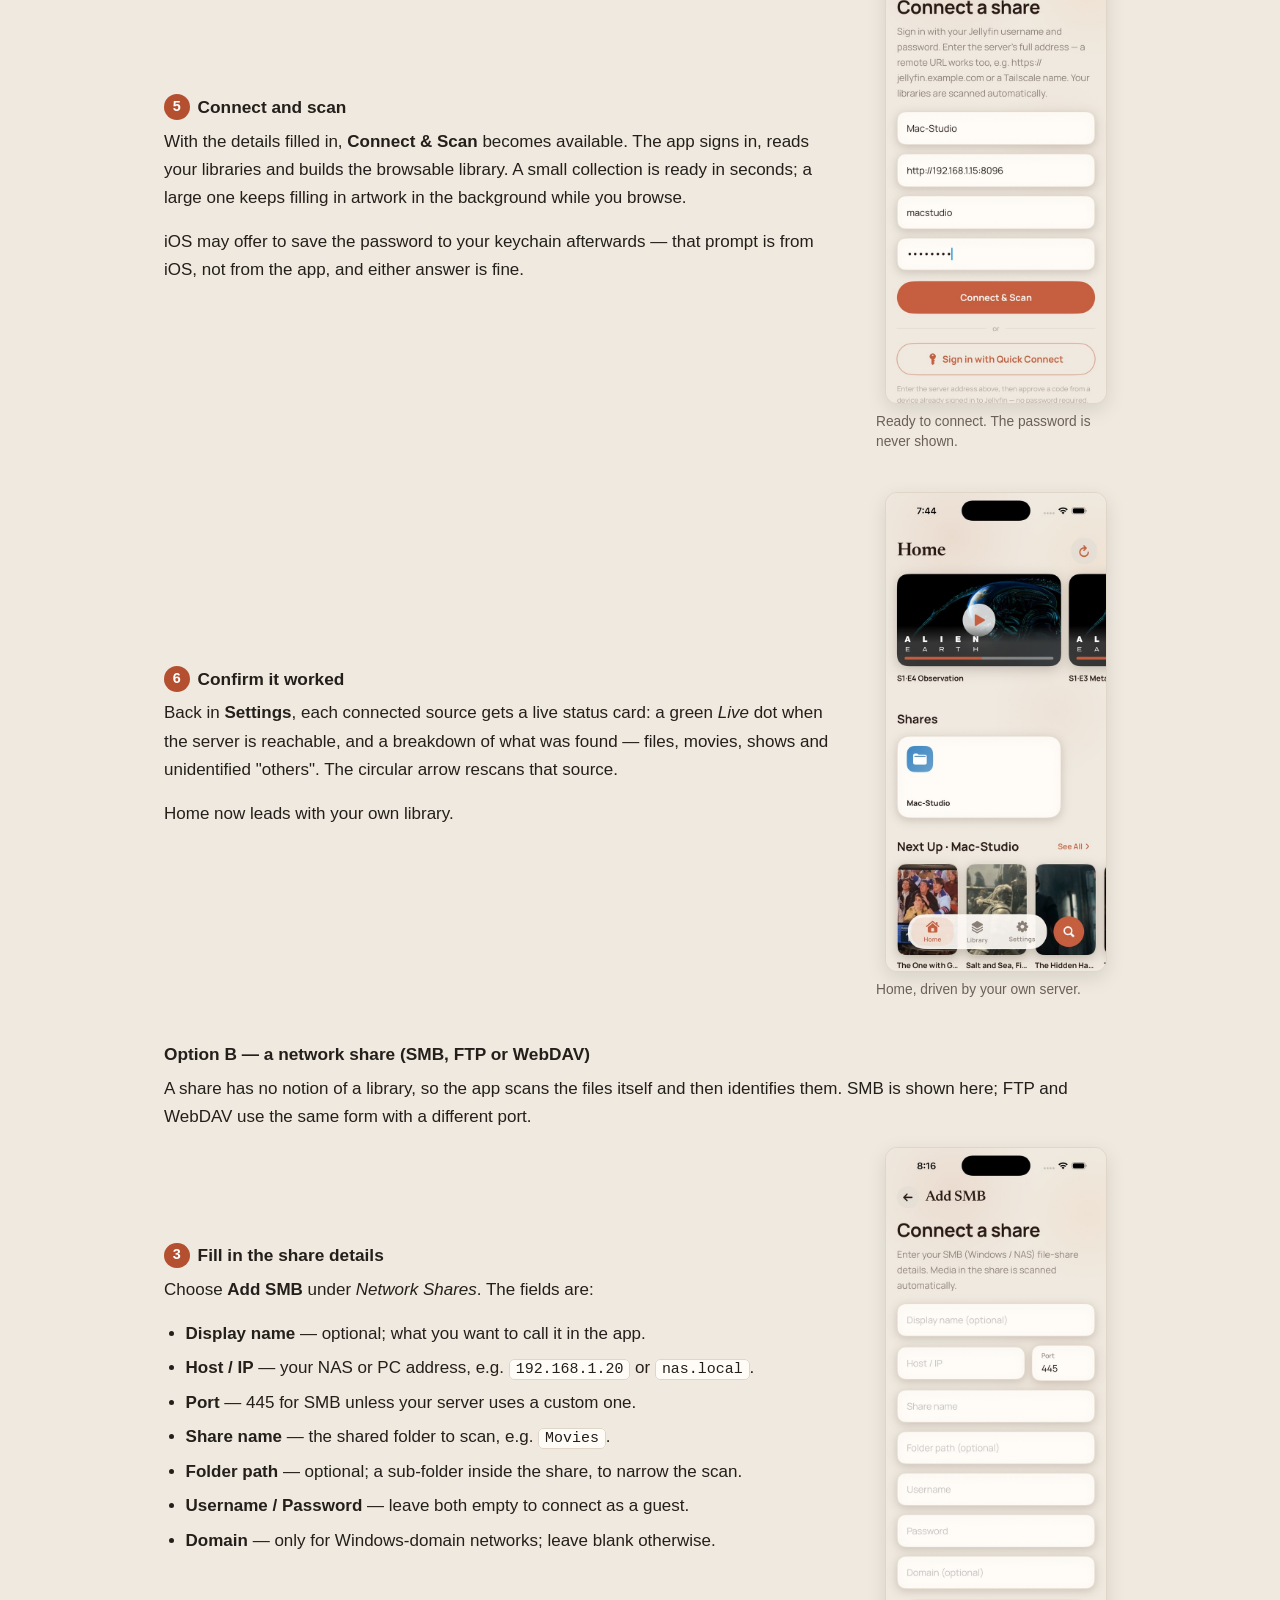
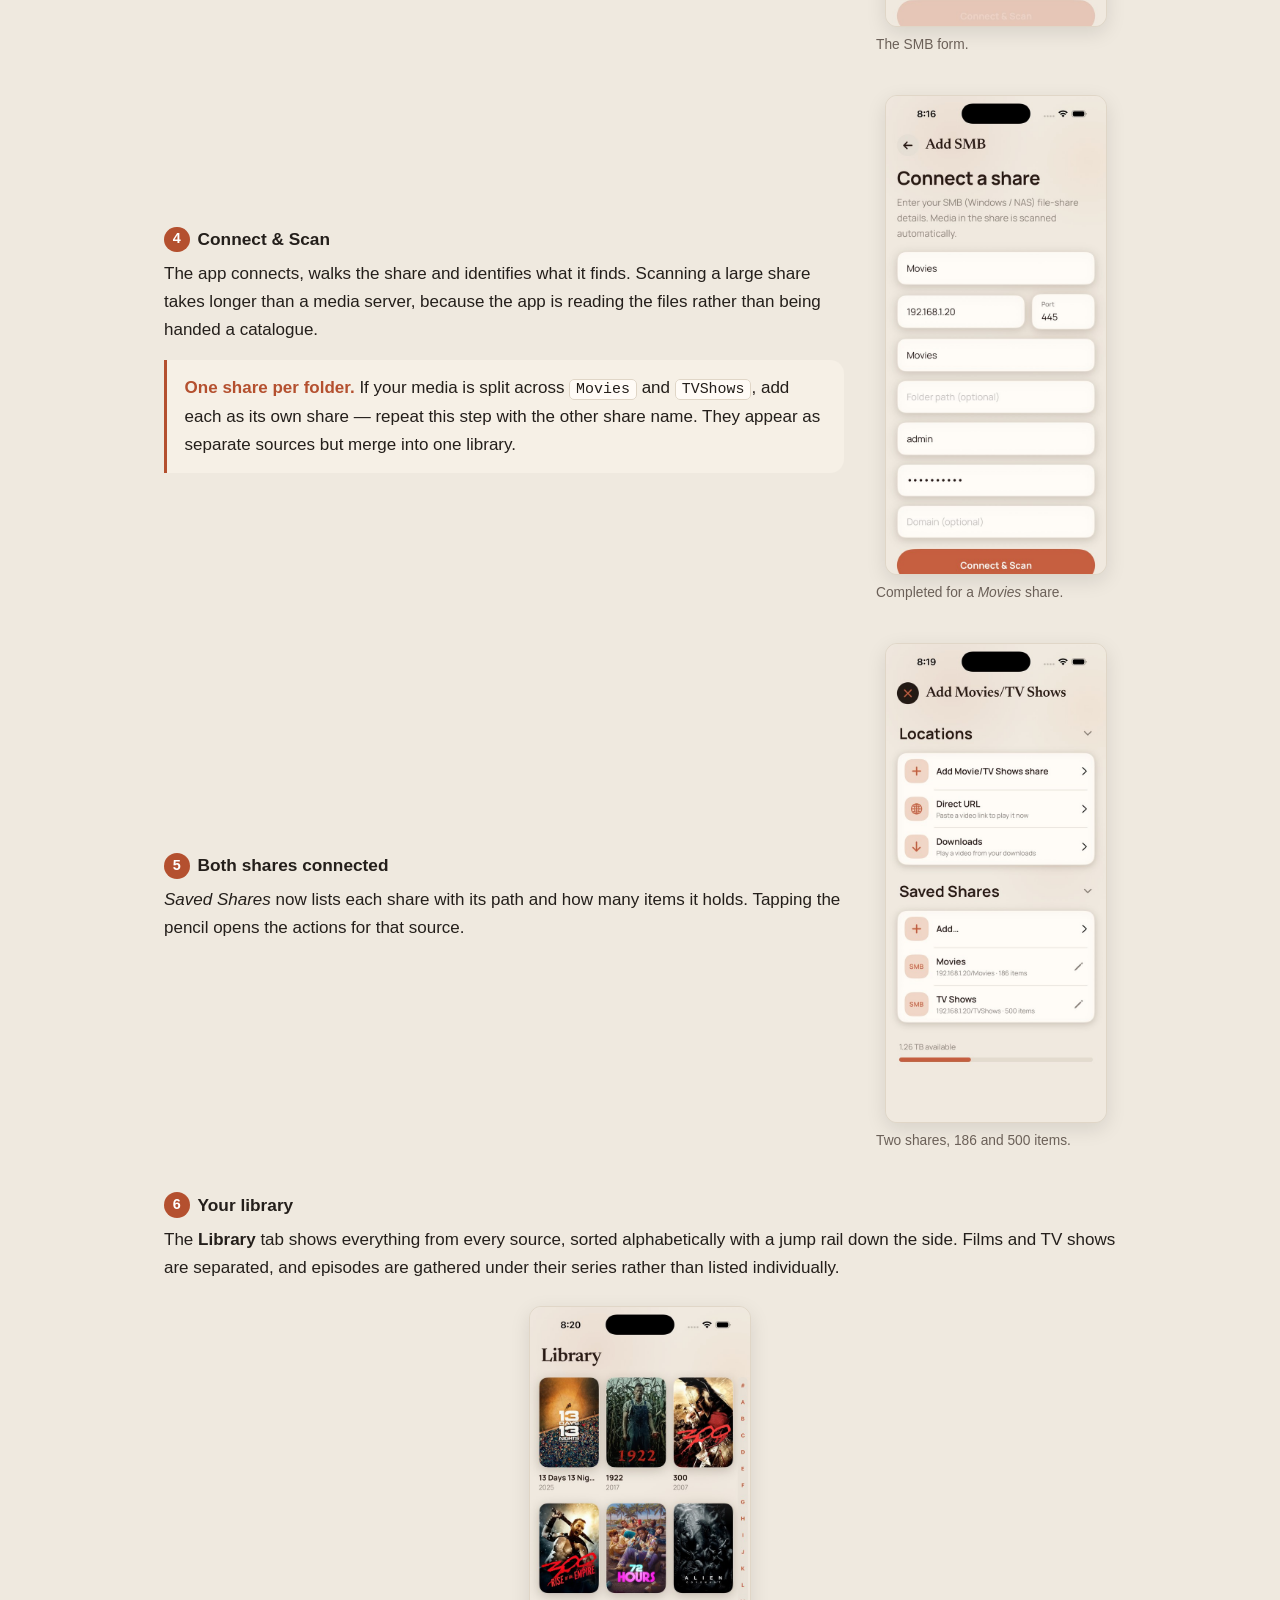
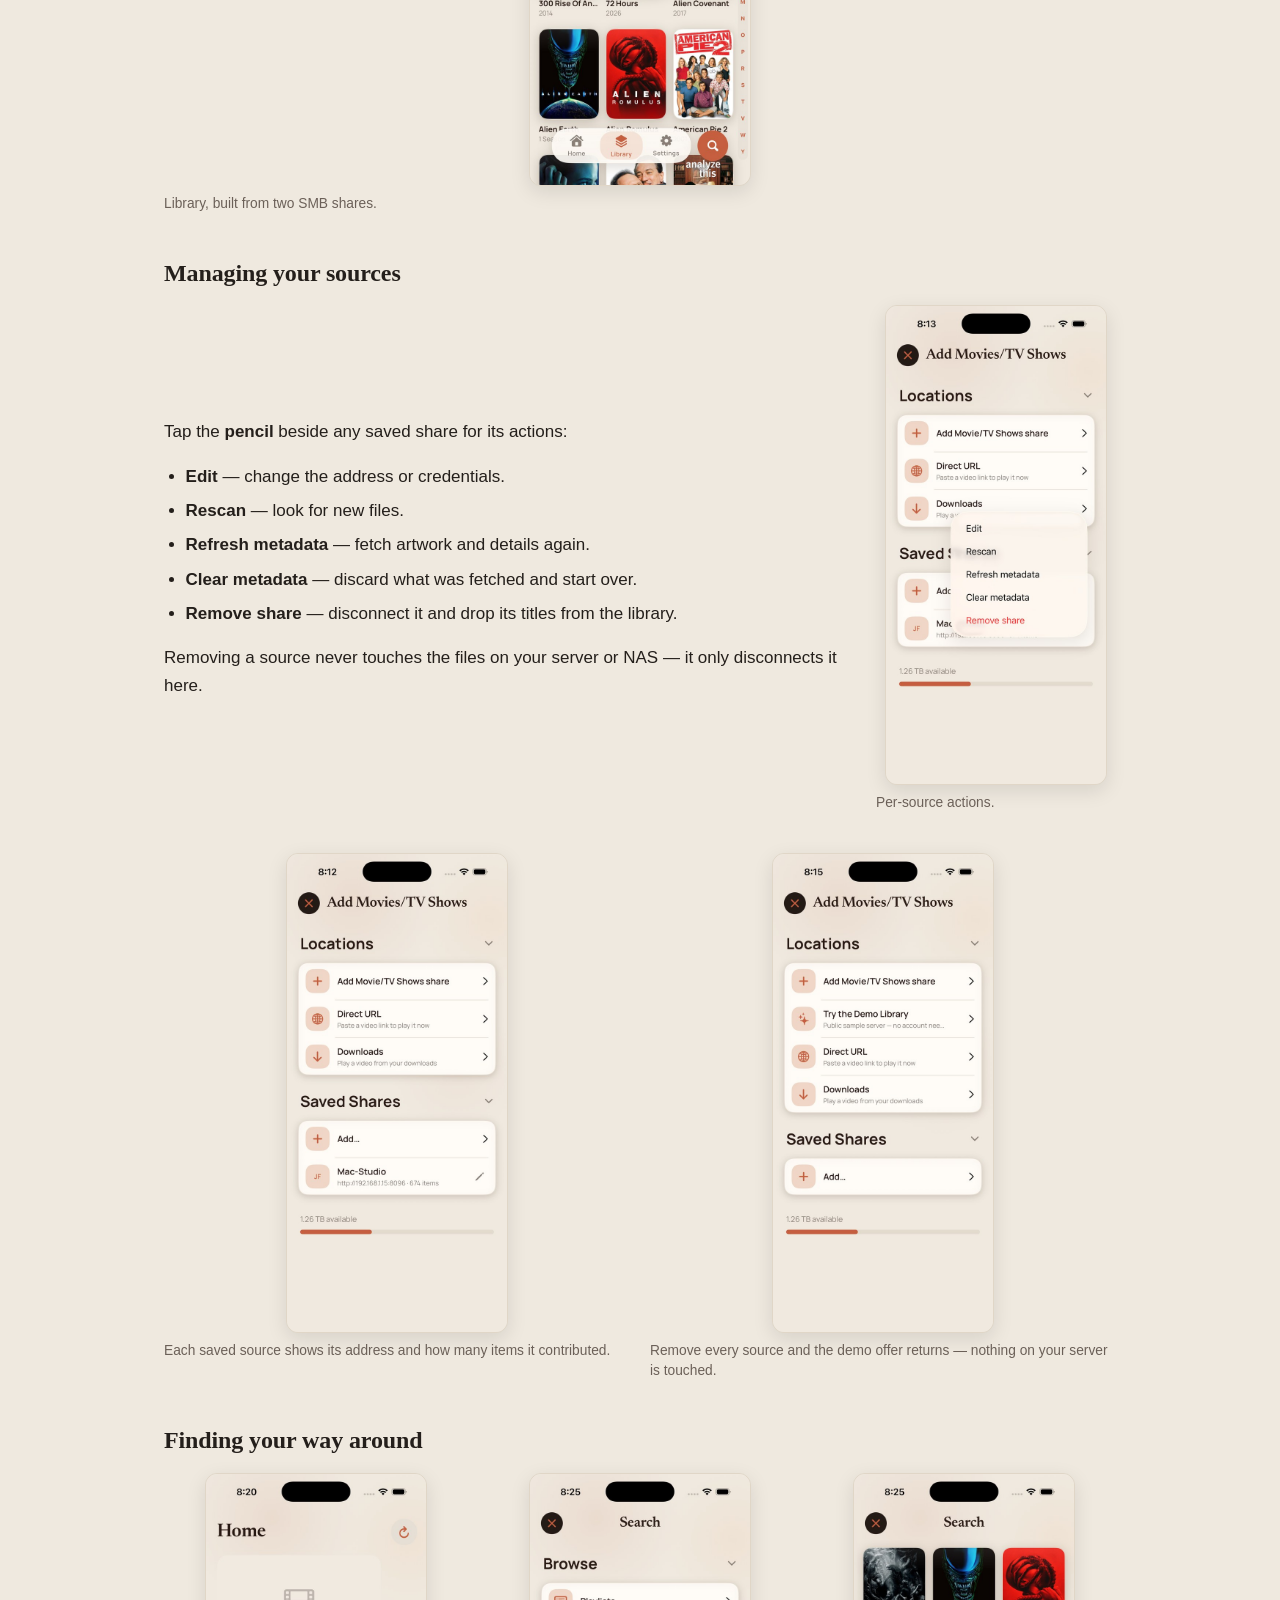
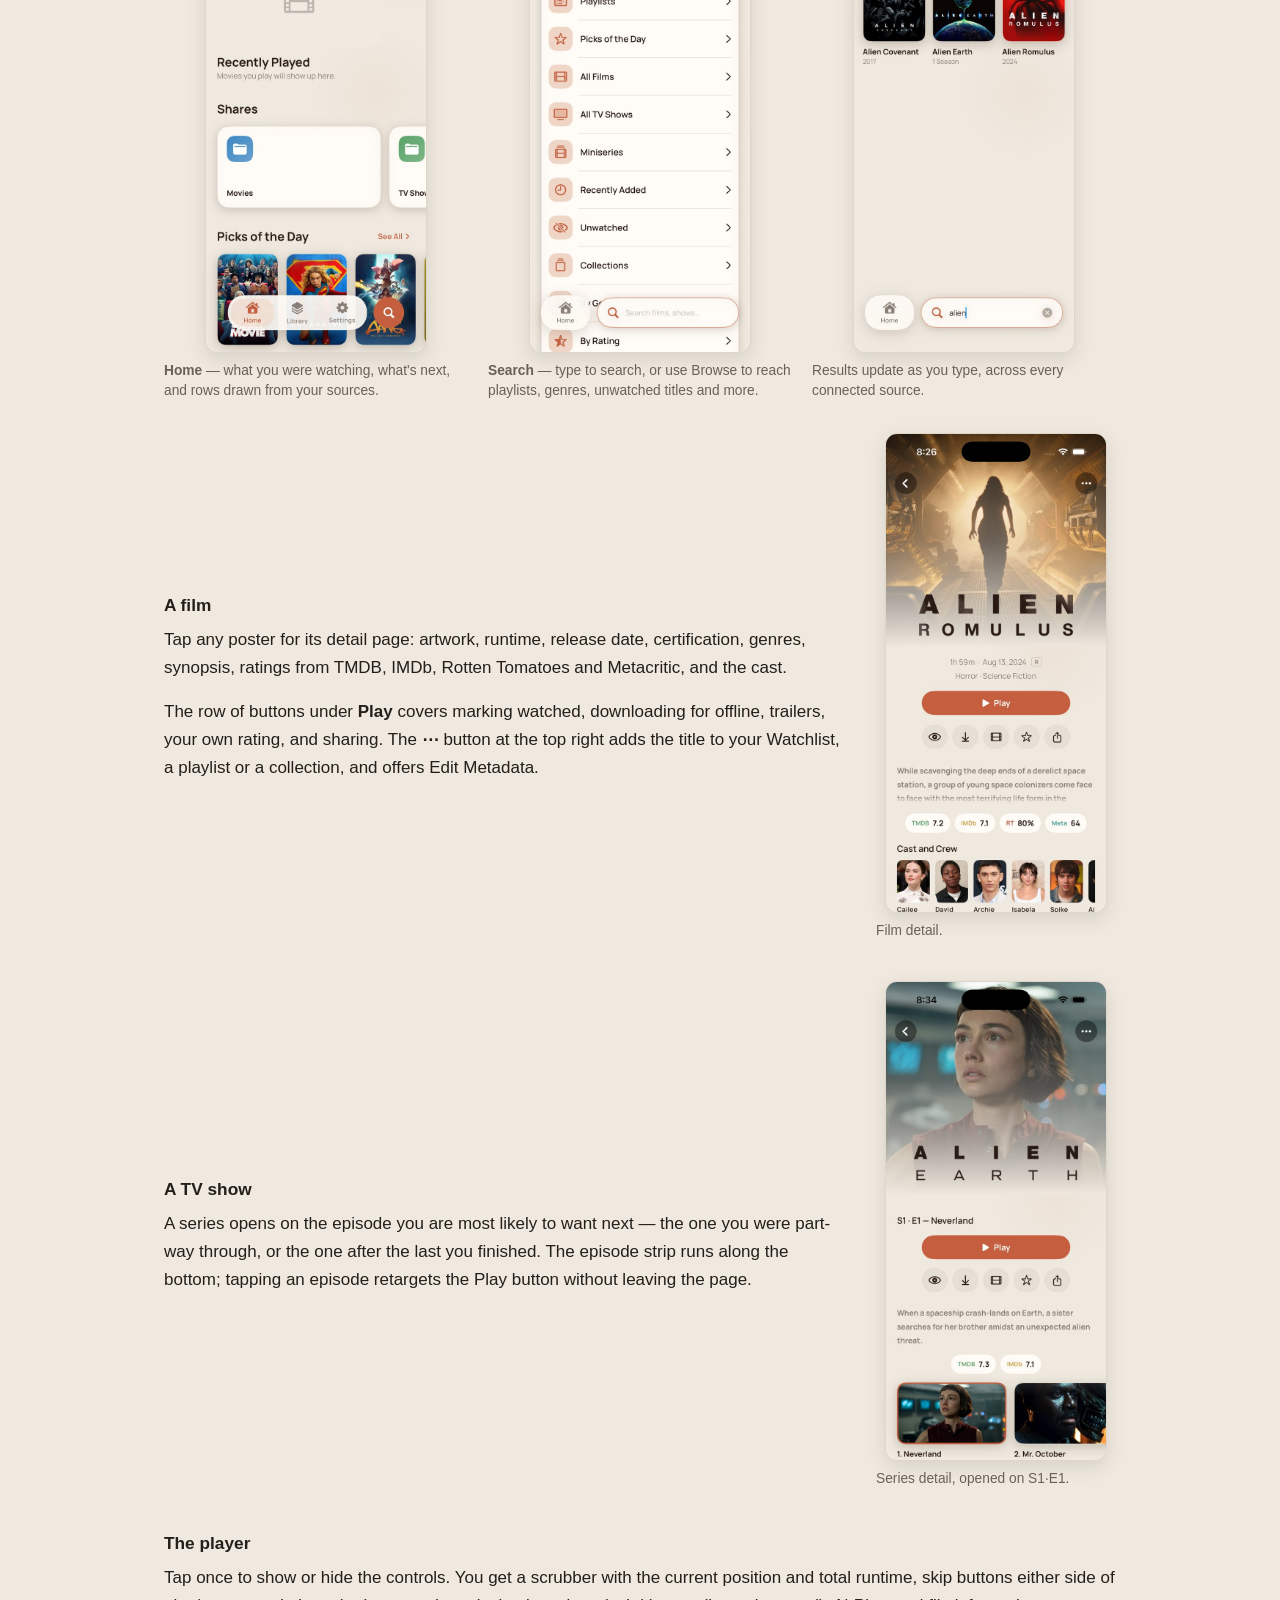
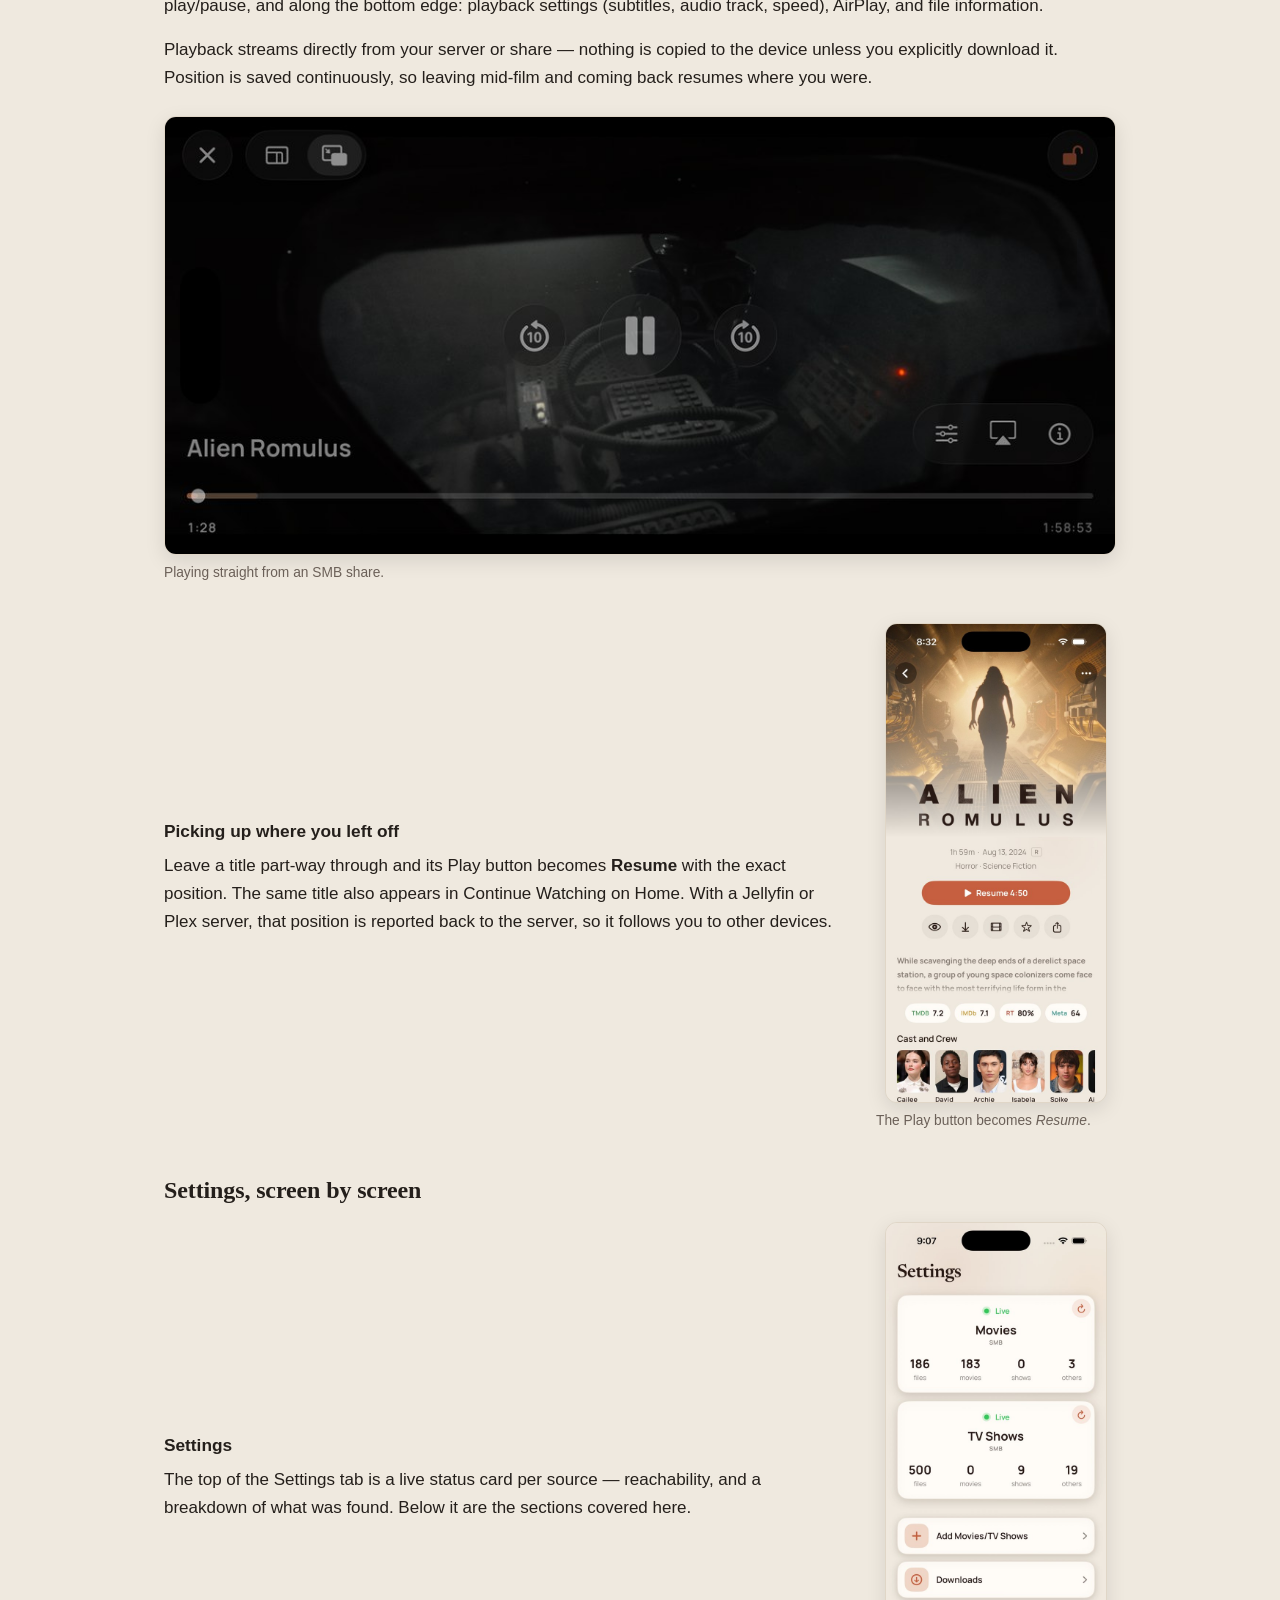
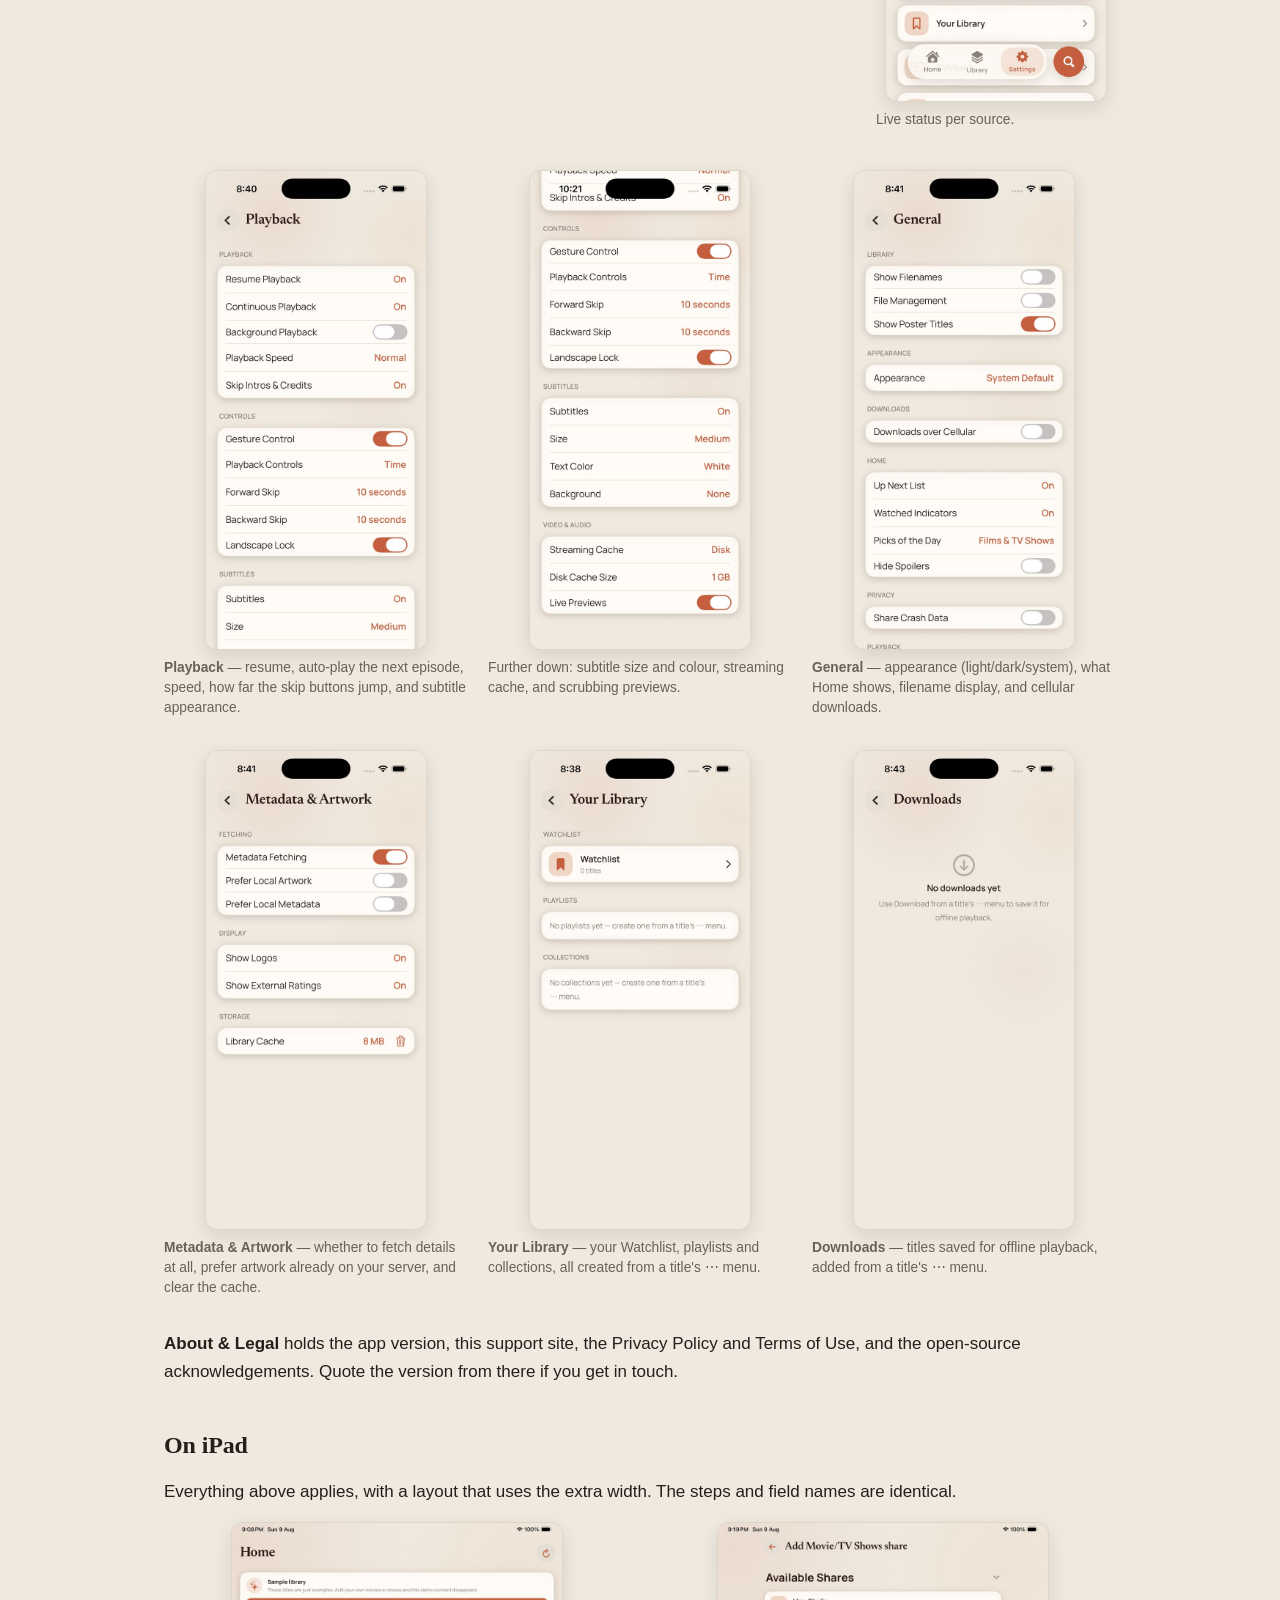
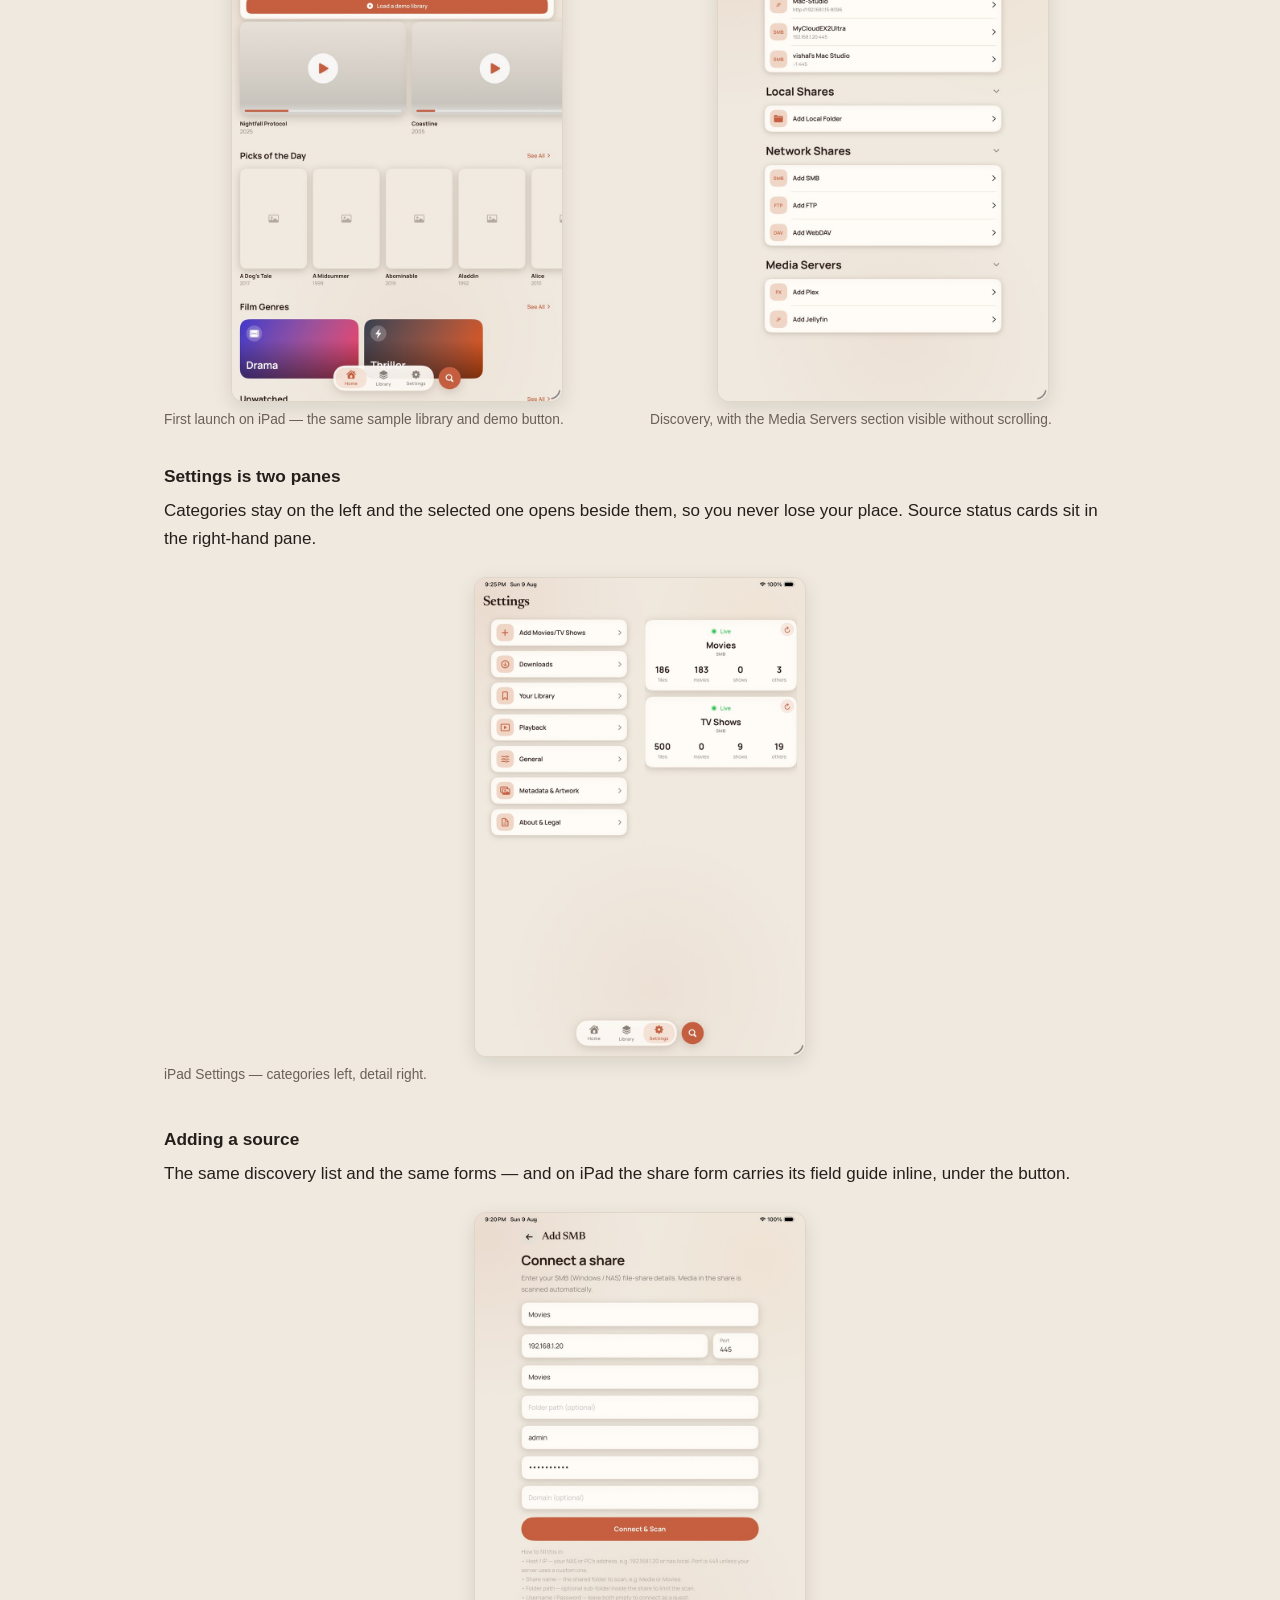
<file: ios/guide.html>
<!DOCTYPE html>
<html lang="en">
<head>
<meta charset="utf-8">
<meta name="viewport" content="width=device-width, initial-scale=1">
<title>Ultimate Media Player — Setup &amp; User Guide</title>
<meta name="description" content="An illustrated walkthrough of Ultimate Media Player for iPhone, iPad and Apple TV: connecting a media server or network share, and using every screen in the app.">
<link rel="stylesheet" href="../styles.css">
</head>
<body>

<header class="site">
  <div class="wrap">
    <h1>Ultimate Media Player</h1>
    <p class="tagline">Play the media you already own — from your own servers, shares and device.</p>
    <nav class="site">
      <a href="support.html">Support</a>
      <a href="guide.html" aria-current="page">Setup &amp; User Guide</a>
      <a href="privacy.html">Privacy Policy</a>
      <a href="terms.html">Terms of Use</a>
      <a href="../">All platforms</a>
    </nav>
  </div>
</header>

<main class="wrap guide">

  <p class="lede">A picture-by-picture walkthrough for iPhone, iPad and Apple TV — first connecting a
  source, then using the app. Every screenshot on this page is the real app running against a real server;
  nothing is mocked up.</p>

  <div class="card toc">
    <h3>Jump to your device</h3>
    <p><a href="#iphone">iPhone guide</a> — connecting a source and using every screen. The setup steps are
      the same on every device, so start here whichever you own.</p>
    <p><a href="#ipad">iPad guide</a> — the same app with a layout that uses the extra width.</p>
    <p><a href="#appletv">Apple TV guide</a> — the 10-foot interface, driven by the remote.</p>
  </div>

  <h2>What Ultimate Media Player is</h2>

  <p>Ultimate Media Player is a video player for media you already own. It <strong>ships no content of its own</strong>
  and streams nothing from us. You point it at a media server or a network share you control, and it builds
  a browsable library from what it finds there — with artwork, cast, ratings, subtitles and resume positions.</p>

  <div class="card">
    <h3>What it can connect to</h3>
    <p><strong>Media servers</strong> — Jellyfin and Plex. Libraries, artwork and watch state come from the
      server, and your playback progress is reported back to it.</p>
    <p><strong>Network shares</strong> — SMB (NAS boxes, Windows shares, macOS file sharing), FTP and WebDAV.
      The app scans the share, identifies the files and fetches artwork and metadata for them.</p>
    <p><strong>On the device</strong> — a local folder you pick, a direct URL, or titles you have downloaded
      for offline playback.</p>
  </div>

  <div class="card">
    <h3>What it does with them</h3>
    <p>A grouped library with films and TV shows separated and episodes gathered under their series · artwork,
      synopses, cast and ratings from TMDB and OMDb · subtitle search and download · resume across every
      device signed in to the same server · offline downloads · Picture in Picture · and a 10-foot interface
      on Apple TV.</p>
  </div>

  <h2 id="iphone">iPhone — just want to look around first?</h2>

  <div class="step">
    <div class="body">
      <h3><span class="num">1</span>Open the app</h3>
      <p>On a fresh install the Home screen shows a <strong>sample library</strong>. Those titles are
      placeholders so the app isn't empty while you look around — they disappear the moment you add a real
      source.</p>
      <p>If you want to see the app working properly before wiring up your own server, tap
      <strong>Load a demo library</strong>.</p>
    </div>
    <figure class="shot">
      <img width="600" height="1304" src="images/first-launch.jpg" alt="Ultimate Media Player on first launch, showing a sample library and a Load a demo library button.">
      <figcaption>First launch — sample library and the demo button.</figcaption>
    </figure>
  </div>

  <div class="step">
    <div class="body">
      <h3><span class="num">2</span>The demo library</h3>
      <p>One tap connects the app to the public <strong>Jellyfin demo server</strong>. No account, no password
      and nothing to configure. Home fills with real titles, a Continue Watching row and a Next Up row, and
      everything in the app becomes explorable — including playback.</p>
      <p class="note"><strong>Reviewers:</strong> this is the quickest way to evaluate the app without a
      media server of your own. It connects exactly like any other Jellyfin source, so what you see is the
      real product, not a special mode. It retires itself automatically as soon as you add a source of your
      own, and comes back if you remove them all.</p>
    </div>
    <figure class="shot">
      <img width="600" height="1304" src="images/demo-library.jpg" alt="Home screen populated with titles from the Jellyfin demo library.">
      <figcaption>After tapping <em>Load a demo library</em>.</figcaption>
    </figure>
  </div>

  <h2>Connecting your own source</h2>

  <p>Everything starts in the same place: <strong>Settings → Add Movies/TV Shows</strong>. From here you can
  add a share, connect a media server, paste a direct URL, or reach your downloads.</p>

  <div class="step">
    <div class="body">
      <h3><span class="num">1</span>Open Add Movies/TV Shows</h3>
      <p>Go to the <strong>Settings</strong> tab and tap <strong>Add Movies/TV Shows</strong>. The
      <em>Locations</em> group is where new sources are added; <em>Saved Shares</em> below it lists what you
      have already connected.</p>
    </div>
    <figure class="shot">
      <img width="600" height="1304" src="images/add-sources.jpg" alt="The Add Movies slash TV Shows screen with Locations and Saved Shares sections.">
      <figcaption>Settings → Add Movies/TV Shows.</figcaption>
    </figure>
  </div>

  <div class="step">
    <div class="body">
      <h3><span class="num">2</span>Let the app find your server</h3>
      <p>Tap <strong>Add Movie/TV Shows share</strong>. The app scans your local network and lists what it
      finds under <em>Available Shares</em> — media servers and SMB hosts alike. Tapping one pre-fills its
      address for you.</p>
      <p>Below that, <em>Network Shares</em> and <em>Media Servers</em> let you type an address in by hand if
      your server isn't discoverable.</p>
      <p class="note">The first time the app scans, <strong>iOS asks for permission to find devices on your
      local network</strong>. If you decline, discovery stays empty — you can still add a server by typing
      its address, or re-enable it later in <strong>iOS Settings → Ultimate Player → Local Network</strong>.</p>
    </div>
    <figure class="shot">
      <img width="600" height="1304" src="images/discovery.jpg" alt="Available Shares listing discovered servers on the local network.">
      <figcaption>Automatic discovery on the local network.</figcaption>
    </figure>
  </div>

  <h3>Option A — a media server (Jellyfin or Plex)</h3>

  <div class="step">
    <div class="body">
      <h3><span class="num">3</span>Enter the server address</h3>
      <p>Picking a discovered server fills in its <strong>display name</strong> and <strong>address</strong>
      for you. Add the <strong>username</strong> and <strong>password</strong> for your account on that
      server — these are your Jellyfin or Plex credentials, not an Ultimate Media Player account. There is no such
      thing as an Ultimate Media Player account.</p>
    </div>
    <figure class="shot">
      <img width="600" height="1304" src="images/jellyfin-form.jpg" alt="The Jellyfin connect form with the server address pre-filled from discovery.">
      <figcaption>Address pre-filled from discovery.</figcaption>
    </figure>
  </div>

  <div class="step">
    <div class="body">
      <h3><span class="num">4</span>Or skip the password entirely</h3>
      <p>Jellyfin servers support <strong>Quick Connect</strong>. Tap it and the app shows a short code —
      approve that code from any device already signed in to your Jellyfin (the web dashboard, or the app on
      another device) and you are signed in without typing a password at all.</p>
    </div>
    <figure class="shot">
      <img width="600" height="1304" src="images/quick-connect.jpg" alt="Quick Connect showing a six digit code awaiting approval.">
      <figcaption>Quick Connect — approve the code on a signed-in device.</figcaption>
    </figure>
  </div>

  <div class="step">
    <div class="body">
      <h3><span class="num">5</span>Connect and scan</h3>
      <p>With the details filled in, <strong>Connect &amp; Scan</strong> becomes available. The app signs in,
      reads your libraries and builds the browsable library. A small collection is ready in seconds; a large
      one keeps filling in artwork in the background while you browse.</p>
      <p>iOS may offer to save the password to your keychain afterwards — that prompt is from iOS, not from
      the app, and either answer is fine.</p>
    </div>
    <figure class="shot">
      <img width="600" height="1304" src="images/jellyfin-filled.jpg" alt="The connect form completed with username and password, Connect and Scan enabled.">
      <figcaption>Ready to connect. The password is never shown.</figcaption>
    </figure>
  </div>

  <div class="step">
    <div class="body">
      <h3><span class="num">6</span>Confirm it worked</h3>
      <p>Back in <strong>Settings</strong>, each connected source gets a live status card: a green
      <em>Live</em> dot when the server is reachable, and a breakdown of what was found — files, movies,
      shows and unidentified "others". The circular arrow rescans that source.</p>
      <p>Home now leads with your own library.</p>
    </div>
    <figure class="shot">
      <img width="600" height="1304" src="images/home-jellyfin.jpg" alt="Home screen showing the user's own library with a resume row.">
      <figcaption>Home, driven by your own server.</figcaption>
    </figure>
  </div>

  <h3>Option B — a network share (SMB, FTP or WebDAV)</h3>

  <p>A share has no notion of a library, so the app scans the files itself and then identifies them. SMB is
  shown here; FTP and WebDAV use the same form with a different port.</p>

  <div class="step">
    <div class="body">
      <h3><span class="num">3</span>Fill in the share details</h3>
      <p>Choose <strong>Add SMB</strong> under <em>Network Shares</em>. The fields are:</p>
      <ul>
        <li><strong>Display name</strong> — optional; what you want to call it in the app.</li>
        <li><strong>Host / IP</strong> — your NAS or PC address, e.g. <code>192.168.1.20</code> or
          <code>nas.local</code>.</li>
        <li><strong>Port</strong> — 445 for SMB unless your server uses a custom one.</li>
        <li><strong>Share name</strong> — the shared folder to scan, e.g. <code>Movies</code>.</li>
        <li><strong>Folder path</strong> — optional; a sub-folder inside the share, to narrow the scan.</li>
        <li><strong>Username / Password</strong> — leave both empty to connect as a guest.</li>
        <li><strong>Domain</strong> — only for Windows-domain networks; leave blank otherwise.</li>
      </ul>
    </div>
    <figure class="shot">
      <img width="600" height="1304" src="images/smb-form.jpg" alt="The empty Connect a share form for SMB.">
      <figcaption>The SMB form.</figcaption>
    </figure>
  </div>

  <div class="step">
    <div class="body">
      <h3><span class="num">4</span>Connect &amp; Scan</h3>
      <p>The app connects, walks the share and identifies what it finds. Scanning a large share takes longer
      than a media server, because the app is reading the files rather than being handed a catalogue.</p>
      <p class="note"><strong>One share per folder.</strong> If your media is split across
      <code>Movies</code> and <code>TVShows</code>, add each as its own share — repeat this step with the
      other share name. They appear as separate sources but merge into one library.</p>
    </div>
    <figure class="shot">
      <img width="600" height="1304" src="images/smb-filled.jpg" alt="The SMB form completed with host, share name and credentials.">
      <figcaption>Completed for a <em>Movies</em> share.</figcaption>
    </figure>
  </div>

  <div class="step">
    <div class="body">
      <h3><span class="num">5</span>Both shares connected</h3>
      <p><em>Saved Shares</em> now lists each share with its path and how many items it holds. Tapping the
      pencil opens the actions for that source.</p>
    </div>
    <figure class="shot">
      <img width="600" height="1304" src="images/smb-both-shares.jpg" alt="Saved Shares listing two SMB shares with item counts.">
      <figcaption>Two shares, 186 and 500 items.</figcaption>
    </figure>
  </div>

  <div class="step wide">
    <div class="body">
      <h3><span class="num">6</span>Your library</h3>
      <p>The <strong>Library</strong> tab shows everything from every source, sorted alphabetically with a
      jump rail down the side. Films and TV shows are separated, and episodes are gathered under their
      series rather than listed individually.</p>
    </div>
    <figure class="shot">
      <img width="600" height="1304" src="images/library.jpg" alt="The Library tab showing a grid of film posters with an A to Z jump rail.">
      <figcaption>Library, built from two SMB shares.</figcaption>
    </figure>
  </div>

  <h2>Managing your sources</h2>

  <div class="step">
    <div class="body">
      <p>Tap the <strong>pencil</strong> beside any saved share for its actions:</p>
      <ul>
        <li><strong>Edit</strong> — change the address or credentials.</li>
        <li><strong>Rescan</strong> — look for new files.</li>
        <li><strong>Refresh metadata</strong> — fetch artwork and details again.</li>
        <li><strong>Clear metadata</strong> — discard what was fetched and start over.</li>
        <li><strong>Remove share</strong> — disconnect it and drop its titles from the library.</li>
      </ul>
      <p>Removing a source never touches the files on your server or NAS — it only disconnects it here.</p>
    </div>
    <figure class="shot">
      <img width="600" height="1304" src="images/share-menu.jpg" alt="The share actions menu with Edit, Rescan, Refresh metadata, Clear metadata and Remove share.">
      <figcaption>Per-source actions.</figcaption>
    </figure>
  </div>

  <div class="shot-row">
    <figure class="shot">
      <img width="600" height="1304" src="images/saved-shares.jpg" alt="Saved Shares listing a connected media server with its address and item count.">
      <figcaption>Each saved source shows its address and how many items it contributed.</figcaption>
    </figure>
    <figure class="shot">
      <img width="600" height="1304" src="images/after-remove.jpg" alt="The Add Movies screen after removing the last source, with the demo library offer back.">
      <figcaption>Remove every source and the demo offer returns — nothing on your server is touched.</figcaption>
    </figure>
  </div>

  <h2>Finding your way around</h2>

  <div class="shot-row">
    <figure class="shot">
      <img width="600" height="1304" src="images/home.jpg" alt="The Home tab with a Continue Watching hero and content rows.">
      <figcaption><strong>Home</strong> — what you were watching, what's next, and rows drawn from your
      sources.</figcaption>
    </figure>
    <figure class="shot">
      <img width="600" height="1304" src="images/search-browse.jpg" alt="The Search tab showing Browse categories.">
      <figcaption><strong>Search</strong> — type to search, or use Browse to reach playlists, genres,
      unwatched titles and more.</figcaption>
    </figure>
    <figure class="shot">
      <img width="600" height="1304" src="images/search-results.jpg" alt="Live search results for the query alien.">
      <figcaption>Results update as you type, across every connected source.</figcaption>
    </figure>
  </div>

  <div class="step">
    <div class="body">
      <h3>A film</h3>
      <p>Tap any poster for its detail page: artwork, runtime, release date, certification, genres, synopsis,
      ratings from TMDB, IMDb, Rotten Tomatoes and Metacritic, and the cast.</p>
      <p>The row of buttons under <strong>Play</strong> covers marking watched, downloading for offline,
      trailers, your own rating, and sharing. The <strong>⋯</strong> button at the top right adds the title
      to your Watchlist, a playlist or a collection, and offers Edit Metadata.</p>
    </div>
    <figure class="shot">
      <img width="600" height="1304" src="images/detail-movie.jpg" alt="A film detail page with artwork, ratings and cast.">
      <figcaption>Film detail.</figcaption>
    </figure>
  </div>

  <div class="step">
    <div class="body">
      <h3>A TV show</h3>
      <p>A series opens on the episode you are most likely to want next — the one you were part-way through,
      or the one after the last you finished. The episode strip runs along the bottom; tapping an episode
      retargets the Play button without leaving the page.</p>
    </div>
    <figure class="shot">
      <img width="600" height="1304" src="images/detail-series.jpg" alt="A TV series detail page with an episode carousel.">
      <figcaption>Series detail, opened on S1·E1.</figcaption>
    </figure>
  </div>

  <div class="step wide">
    <div class="body">
      <h3>The player</h3>
      <p>Tap once to show or hide the controls. You get a scrubber with the current position and total
      runtime, skip buttons either side of play/pause, and along the bottom edge: playback settings
      (subtitles, audio track, speed), AirPlay, and file information.</p>
      <p>Playback streams directly from your server or share — nothing is copied to the device unless you
      explicitly download it. Position is saved continuously, so leaving mid-film and coming back resumes
      where you were.</p>
    </div>
    <figure class="shot">
      <img width="1000" height="460" src="images/player.jpg" alt="The video player in landscape with on-screen controls.">
      <figcaption>Playing straight from an SMB share.</figcaption>
    </figure>
  </div>

  <div class="step">
    <div class="body">
      <h3>Picking up where you left off</h3>
      <p>Leave a title part-way through and its Play button becomes <strong>Resume</strong> with the exact
      position. The same title also appears in Continue Watching on Home. With a Jellyfin or Plex server,
      that position is reported back to the server, so it follows you to other devices.</p>
    </div>
    <figure class="shot">
      <img width="600" height="1304" src="images/detail-resume.jpg" alt="A detail page whose Play button now reads Resume 4:50.">
      <figcaption>The Play button becomes <em>Resume</em>.</figcaption>
    </figure>
  </div>

  <h2>Settings, screen by screen</h2>

  <div class="step">
    <div class="body">
      <h3>Settings</h3>
      <p>The top of the Settings tab is a live status card per source — reachability, and a breakdown of what
      was found. Below it are the sections covered here.</p>
    </div>
    <figure class="shot">
      <img width="600" height="1304" src="images/settings.jpg" alt="The Settings tab with two live source cards.">
      <figcaption>Live status per source.</figcaption>
    </figure>
  </div>

  <div class="shot-row">
    <figure class="shot">
      <img width="600" height="1304" src="images/playback.jpg" alt="Playback settings — resume, continuous playback, speed and skip lengths.">
      <figcaption><strong>Playback</strong> — resume, auto-play the next episode, speed, how far the skip
      buttons jump, and subtitle appearance.</figcaption>
    </figure>
    <figure class="shot">
      <img width="600" height="1304" src="images/playback-lower.jpg" alt="Playback settings continued — subtitles and video and audio options.">
      <figcaption>Further down: subtitle size and colour, streaming cache, and scrubbing previews.</figcaption>
    </figure>
    <figure class="shot">
      <img width="600" height="1304" src="images/general.jpg" alt="General settings — library, appearance, downloads, home and privacy.">
      <figcaption><strong>General</strong> — appearance (light/dark/system), what Home shows, filename
      display, and cellular downloads.</figcaption>
    </figure>
  </div>

  <div class="shot-row">
    <figure class="shot">
      <img width="600" height="1304" src="images/metadata.jpg" alt="Metadata and Artwork settings.">
      <figcaption><strong>Metadata &amp; Artwork</strong> — whether to fetch details at all, prefer artwork
      already on your server, and clear the cache.</figcaption>
    </figure>
    <figure class="shot">
      <img width="600" height="1304" src="images/your-library.jpg" alt="Your Library showing Watchlist, Playlists and Collections.">
      <figcaption><strong>Your Library</strong> — your Watchlist, playlists and collections, all created from
      a title's ⋯ menu.</figcaption>
    </figure>
    <figure class="shot">
      <img width="600" height="1304" src="images/downloads.jpg" alt="The Downloads screen, empty.">
      <figcaption><strong>Downloads</strong> — titles saved for offline playback, added from a title's ⋯
      menu.</figcaption>
    </figure>
  </div>

  <p><strong>About &amp; Legal</strong> holds the app version, this support site, the Privacy Policy and
  Terms of Use, and the open-source acknowledgements. Quote the version from there if you get in touch.</p>

  <h2 id="ipad">On iPad</h2>

  <p>Everything above applies, with a layout that uses the extra width. The steps and field names are
  identical.</p>

  <div class="shot-row">
    <figure class="shot">
      <img width="820" height="1190" src="images/ipad-first-launch.jpg" alt="Ultimate Media Player on iPad at first launch.">
      <figcaption>First launch on iPad — the same sample library and demo button.</figcaption>
    </figure>
    <figure class="shot">
      <img width="820" height="1190" src="images/ipad-discovery.jpg" alt="iPad discovery listing available shares, network shares and media servers.">
      <figcaption>Discovery, with the Media Servers section visible without scrolling.</figcaption>
    </figure>
  </div>

  <div class="step wide">
    <div class="body">
      <h3>Settings is two panes</h3>
      <p>Categories stay on the left and the selected one opens beside them, so you never lose your place.
      Source status cards sit in the right-hand pane.</p>
    </div>
    <figure class="shot">
      <img width="820" height="1190" src="images/ipad-settings.jpg" alt="iPad Settings showing categories on the left and live source cards on the right.">
      <figcaption>iPad Settings — categories left, detail right.</figcaption>
    </figure>
  </div>

  <div class="step wide">
    <div class="body">
      <h3>Adding a source</h3>
      <p>The same discovery list and the same forms — and on iPad the share form carries its field guide
      inline, under the button.</p>
    </div>
    <figure class="shot">
      <img width="820" height="1190" src="images/ipad-smb-filled.jpg" alt="The iPad SMB form completed, with inline help explaining each field.">
      <figcaption>Every field explained beneath the form.</figcaption>
    </figure>
  </div>

  <div class="step wide">
    <div class="body">
      <h3>Browsing</h3>
      <p>Library becomes a wider grid, Search lays its Browse categories out in columns, and a title's detail
      page puts the poster and actions beside the synopsis and cast instead of below them — including the
      technical file information for the selected title.</p>
    </div>
    <figure class="shot">
      <img width="820" height="1190" src="images/ipad-detail.jpg" alt="An iPad film detail page with poster and actions on the left, synopsis and cast on the right.">
      <figcaption>iPad detail — two columns, with file information.</figcaption>
    </figure>
  </div>

  <div class="shot-row">
    <figure class="shot">
      <img width="820" height="1190" src="images/ipad-home.jpg" alt="The iPad Home screen.">
      <figcaption>Home on iPad.</figcaption>
    </figure>
    <figure class="shot">
      <img width="820" height="1190" src="images/ipad-library.jpg" alt="The iPad Library grid.">
      <figcaption>Library, four columns wide.</figcaption>
    </figure>
    <figure class="shot">
      <img width="820" height="1190" src="images/ipad-search.jpg" alt="The iPad Search screen with Browse categories in a grid.">
      <figcaption>Search, with Browse in a grid.</figcaption>
    </figure>
  </div>

  <h2 id="appletv">On Apple TV</h2>

  <p>Apple TV runs the same app against the same sources, but the interface is built for a remote and a sofa
  rather than a touchscreen. Everything is driven by the <strong>directional pad</strong> to move the
  highlight, <strong>Select</strong> to choose, and <strong>Menu</strong> to go back.</p>

  <div class="step wide">
    <div class="body">
      <h3>Home</h3>
      <p>The focused title fills the screen. Its artwork becomes the backdrop and its details — logo, score,
      year, runtime, certification, genres and synopsis — sit in the top-left corner, updating as you move
      along the row. One row is on screen at a time; press <strong>Down</strong> and the next row rises into
      the same place, so your eye never has to chase it.</p>
    </div>
    <figure class="shot">
      <img width="1000" height="562" src="images/tv-home.jpg" alt="Apple TV Home with a full-screen backdrop, title details top-left and a row of cards along the bottom.">
      <figcaption>Home — the focused title becomes the background.</figcaption>
    </figure>
  </div>

  <div class="step wide">
    <div class="body">
      <h3>Getting around</h3>
      <p>Press <strong>Left</strong> from anywhere to open the navigation rail. It expands over the page with
      Home, Library, Search and Settings, plus Refresh at the top to rescan your sources.</p>
      <p>Moving the highlight only browses — the screen behind does not change until you press
      <strong>Select</strong>. Selecting a destination takes you there and hands focus to that screen, so you
      can carry straight on without a second press.</p>
    </div>
    <figure class="shot">
      <img width="1000" height="562" src="images/tv-nav-rail.jpg" alt="The Apple TV navigation rail expanded over the page, showing Refresh, Home, Library, Search and Settings.">
      <figcaption>Press Left for the navigation rail.</figcaption>
    </figure>
  </div>

  <div class="step wide">
    <div class="body">
      <h3>Library</h3>
      <p>Everything from every source, as a grid of posters. The highlight stays in place and the grid moves
      under it, so the card you are looking at is always in the same spot on screen.</p>
    </div>
    <figure class="shot">
      <img width="1000" height="562" src="images/tv-library.jpg" alt="The Apple TV library as a grid of film posters.">
      <figcaption>Library on Apple TV.</figcaption>
    </figure>
  </div>

  <div class="step wide">
    <div class="body">
      <h3>Search</h3>
      <p>The search field sits at the centre of the screen — press Select on it to bring up the on-screen
      keyboard. Below it, Browse reaches playlists, genres, unwatched titles and the rest without typing
      anything.</p>
    </div>
    <figure class="shot">
      <img width="1000" height="562" src="images/tv-search.jpg" alt="Apple TV search with a centred search field and a Browse list beneath it.">
      <figcaption>Search, with Browse underneath.</figcaption>
    </figure>
  </div>

  <h3>Connecting a source on Apple TV</h3>

  <p>The steps match iPhone and iPad — the same fields, the same servers — but Settings is laid out as two
  panes, so you never leave the list to see what you are changing.</p>

  <div class="step wide">
    <div class="body">
      <h3><span class="num">1</span>Open Settings</h3>
      <p>Categories run down the left; the selected one opens beside them. <strong>Sources</strong> shows a
      live card per connected server or share — a green <em>Live</em> dot when it is reachable, and what the
      scan found.</p>
    </div>
    <figure class="shot">
      <img width="1000" height="562" src="images/tv-settings.jpg" alt="Apple TV Settings with categories on the left and a live source card on the right.">
      <figcaption>Settings — categories left, detail right.</figcaption>
    </figure>
  </div>

  <div class="step wide">
    <div class="body">
      <h3><span class="num">2</span>Find your server</h3>
      <p>Choose <strong>Add Movies/TV Shows</strong>, then <strong>Add Movie/TV Shows share</strong>.</p>
    </div>
    <figure class="shot">
      <img width="1000" height="562" src="images/tv-add-sources.jpg" alt="The Add Movies slash TV Shows pane on Apple TV.">
      <figcaption>Add Movies/TV Shows, in the right-hand pane.</figcaption>
    </figure>
  </div>

  <div class="step wide">
    <div class="body">
      <p>Servers found on your network appear under <em>Available Shares</em>; selecting one fills in its
      address. <em>Network Shares</em> and <em>Media Servers</em> below let you type an address by hand.</p>
    </div>
    <figure class="shot">
      <img width="1000" height="562" src="images/tv-discovery.jpg" alt="Apple TV discovery listing available shares and network share options.">
      <figcaption>Discovery, inside the Settings pane.</figcaption>
    </figure>
  </div>

  <div class="step wide">
    <div class="body">
      <h3><span class="num">3</span>Fill in the details</h3>
      <p>The form is the one described in the <a href="#iphone">iPhone section</a> — host, port, share name,
      and a username and password if the share needs them. Press <strong>Select</strong> on a field to type;
      the Apple TV keyboard appears, and Menu returns you to the form.</p>
      <p class="note">A Jellyfin server is easier still: use <strong>Quick Connect</strong> and approve the
      code from your phone or a browser, rather than entering a password with the remote.</p>
    </div>
    <figure class="shot">
      <img width="1000" height="562" src="images/tv-smb-form.jpg" alt="The Connect a share form on Apple TV with the first field focused.">
      <figcaption>The same fields, sized for the room.</figcaption>
    </figure>
  </div>

  <div class="step wide">
    <div class="body">
      <h3>A title</h3>
      <p>Poster and actions on the left, everything else on the right: title treatment, runtime, release
      date, resolution, genres, synopsis, ratings and cast. If you have watched part of it, the button reads
      <strong>Resume</strong> with the position — the same progress your phone and iPad see, when the source
      is a media server.</p>
    </div>
    <figure class="shot">
      <img width="1000" height="562" src="images/tv-detail.jpg" alt="An Apple TV title page with poster and actions on the left and details on the right.">
      <figcaption>Title detail, with Resume.</figcaption>
    </figure>
  </div>

  <div class="step wide">
    <div class="body">
      <h3>Playing</h3>
      <p>Press <strong>Select</strong> to show or hide the controls. The bar carries the title, a scrubber
      with position and runtime, and buttons for playback settings and subtitles. <strong>Left</strong> and
      <strong>Right</strong> on the seek bar skip by the amount set in <strong>Settings → Playback →
      Forward / Backward Skip</strong>, and the remote's own Play/Pause button works from anywhere.</p>
    </div>
    <figure class="shot">
      <img width="1000" height="562" src="images/tv-player.jpg" alt="The Apple TV player with the control bar showing title, scrubber and position.">
      <figcaption>Playback on Apple TV.</figcaption>
    </figure>
  </div>

  <div class="note">
    <p><strong>A few Apple TV differences worth knowing.</strong> There are no downloads — an Apple TV is
    mains-powered and on the same network as the server it streams from, so the section is hidden. Gesture
    and orientation settings don't appear either, since there is no touchscreen and no rotation. And a
    setting with several choices opens a small menu when you press Select on it, rather than cycling.</p>
  </div>

  <h2>If something goes wrong</h2>

  <div class="card">
    <h3>My server doesn't appear when I scan</h3>
    <p>Discovery needs local-network permission — check <strong>iOS Settings → Ultimate Player → Local
      Network</strong>. Some networks (guest Wi-Fi, and many corporate ones) block the discovery traffic
      entirely; in that case type the address in by hand under <em>Network Shares</em> or
      <em>Media Servers</em>. Also confirm the device and the server are on the same network — a phone on
      cellular can't see your NAS.</p>
  </div>

  <div class="card">
    <h3>It connects but no videos appear</h3>
    <p>Check the <strong>share name</strong> is the shared folder itself rather than a path inside it, and
    that the account you used can read that folder. If the share holds sub-folders, leave
    <em>Folder path</em> empty so the whole share is scanned. The status card in Settings shows what the
    scan actually found.</p>
  </div>

  <div class="card">
    <h3>Titles show up as "others"</h3>
    <p>"Others" means the file was found but not yet identified. Give metadata fetching a moment to catch up,
    then use <strong>Refresh metadata</strong> on the source. Files identify far more reliably when named
    <code>Title (Year)</code> for films and <code>Show S01E02</code> for episodes. Anything that stays
    unidentified is still playable — you can also fix it by hand with <strong>Edit Metadata</strong>.</p>
  </div>

  <div class="card">
    <h3>A video won't play, or plays with no picture</h3>
    <p>Ultimate Media Player falls back to its own decoder for formats iOS can't play natively, but some
    combinations still need transcoding on the server. If you are on a media server, try enabling
    transcoding there. If playback stutters over a share, raise <strong>Streaming Cache</strong> in
    <strong>Settings → Playback</strong>.</p>
  </div>

  <div class="card">
    <h3>Subtitles are missing or out of sync</h3>
    <p>Subtitles embedded in the file and sidecar <code>.srt</code> files beside it are both picked up
    automatically. Otherwise search for one from the player's settings button. Size, colour and background
    are in <strong>Settings → Playback → Subtitles</strong>.</p>
  </div>

  <h2>Getting in touch</h2>

  <p>If none of the above helps, see the <a href="support.html">Support page</a> for how to reach us. It
  helps enormously to include the app version from <strong>Settings → About &amp; Legal</strong>, the kind of
  server or share you are connecting to, and what you expected to happen.</p>

</main>

<footer class="site">
  <div class="wrap">
    <p><a href="support.html">Support</a> · <a href="guide.html">Setup &amp; User Guide</a> ·
      <a href="privacy.html">Privacy Policy</a> · <a href="terms.html">Terms of Use</a></p>
    <p>Ultimate Media Player is not affiliated with Jellyfin, Plex, TMDB, OMDb, OpenSubtitles or SubDL.</p>
  </div>
</footer>

</body>
</html>
</file>
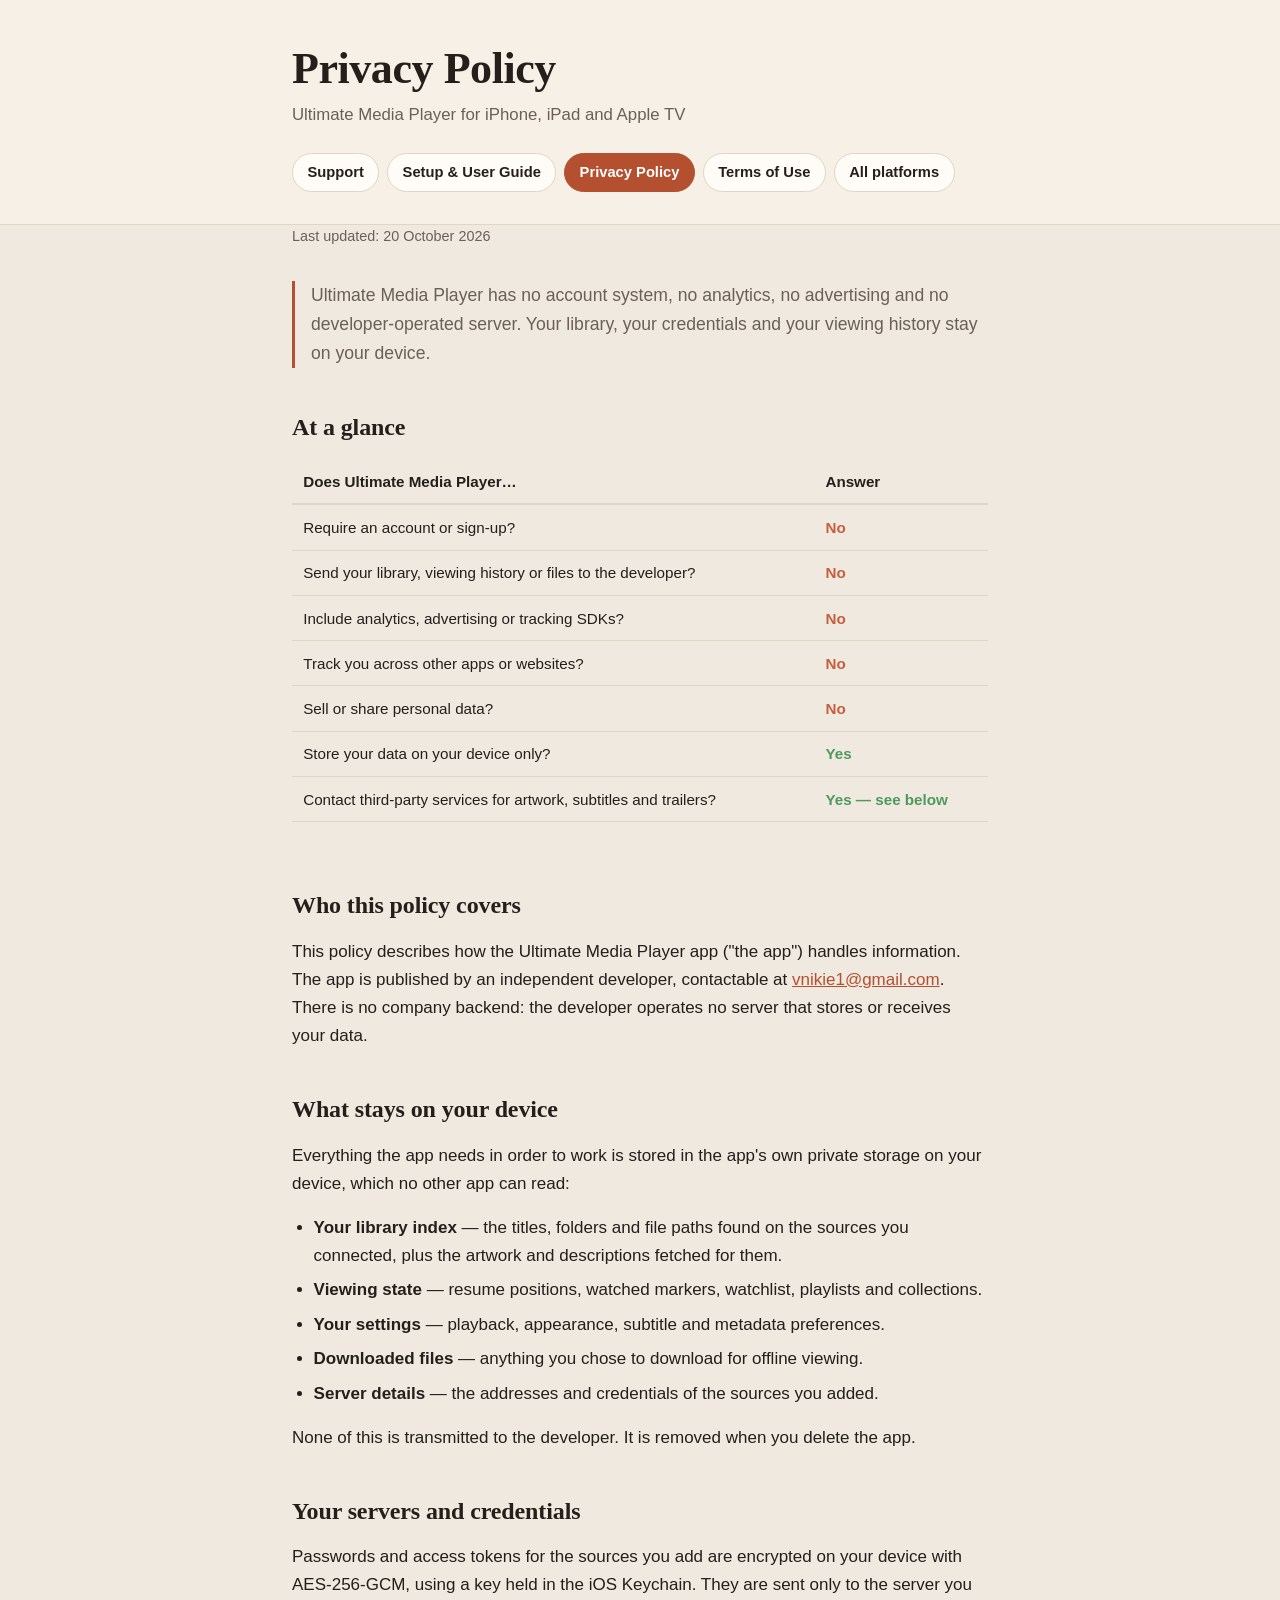
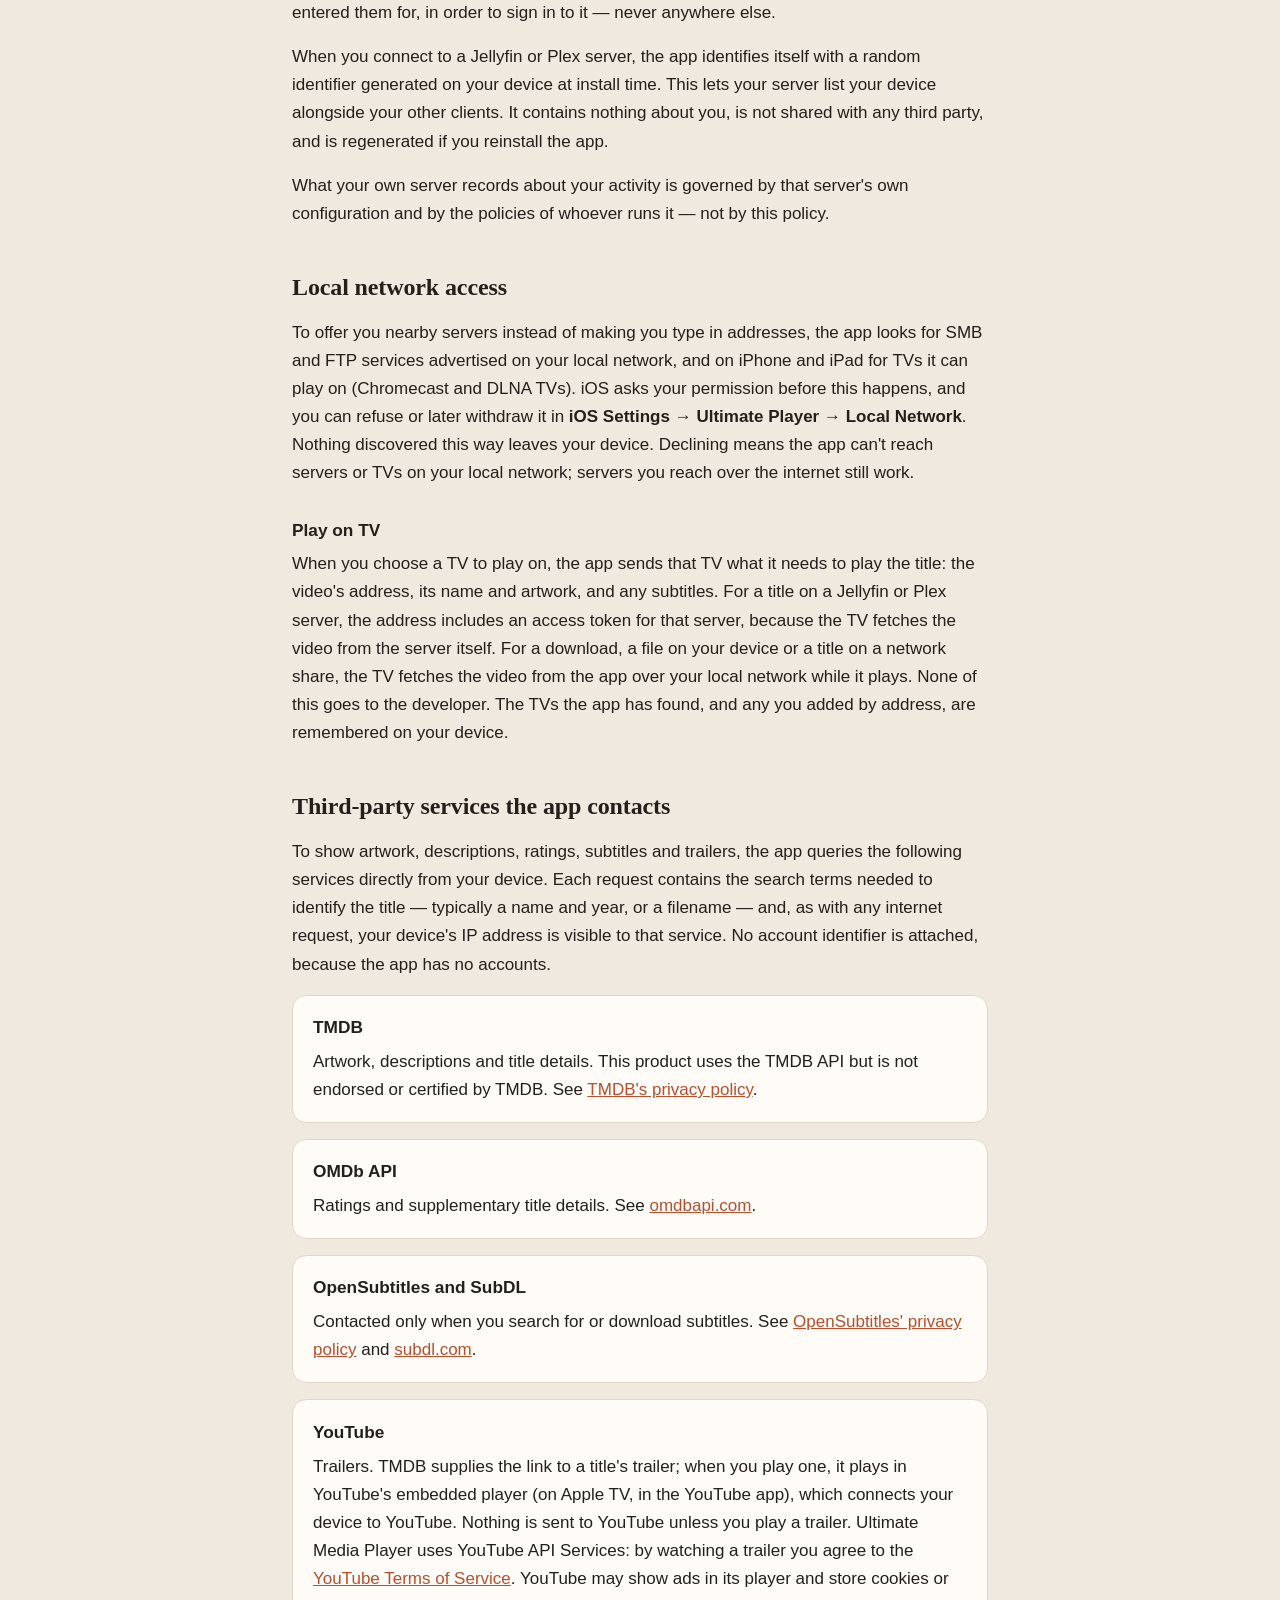
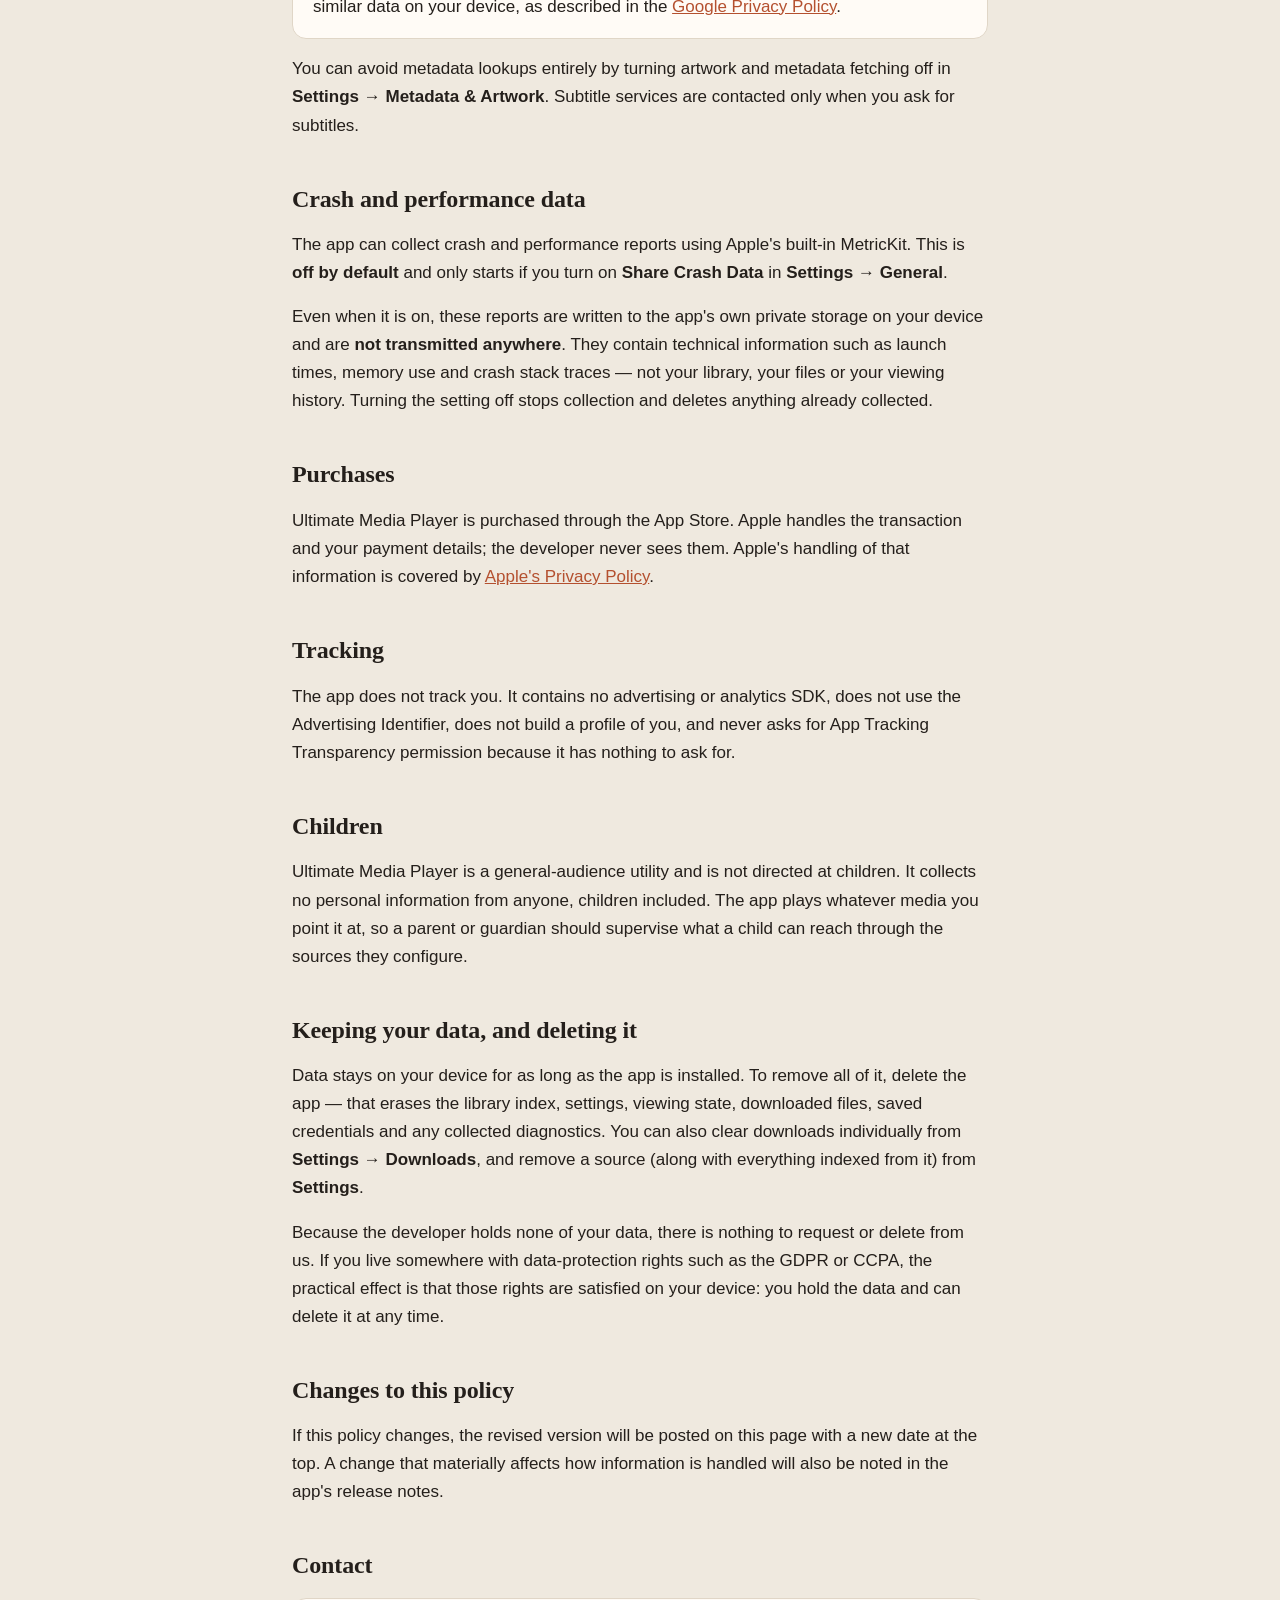
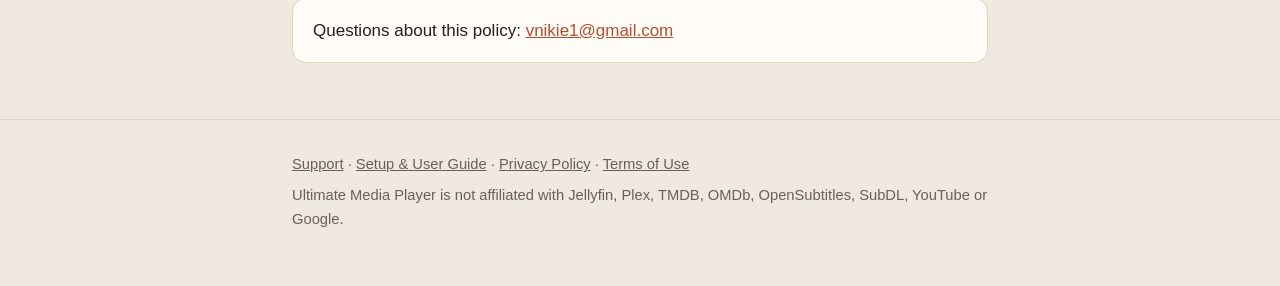
<file: ios/privacy.html>
<!DOCTYPE html>
<html lang="en">
<head>
<meta charset="utf-8">
<meta name="viewport" content="width=device-width, initial-scale=1">
<title>Ultimate Media Player — Privacy Policy</title>
<meta name="description" content="Privacy Policy for Ultimate Media Player: no account, no analytics, no advertising, and no developer-operated server that receives your data.">
<link rel="stylesheet" href="../styles.css">
</head>
<body>

<header class="site">
  <div class="wrap">
    <h1>Privacy Policy</h1>
    <p class="tagline">Ultimate Media Player for iPhone, iPad and Apple TV</p>
    <nav class="site">
      <a href="support.html">Support</a>
      <a href="guide.html">Setup &amp; User Guide</a>
      <a href="privacy.html" aria-current="page">Privacy Policy</a>
      <a href="terms.html">Terms of Use</a>
      <a href="../">All platforms</a>
    </nav>
  </div>
</header>

<main class="wrap">

  <p class="updated">Last updated: 20 October 2026</p>

  <p class="lede">Ultimate Media Player has no account system, no analytics, no advertising and no
  developer-operated server. Your library, your credentials and your viewing history stay on your device.</p>

  <h2>At a glance</h2>

  <div class="table-scroll">
    <table>
      <thead>
        <tr><th>Does Ultimate Media Player…</th><th>Answer</th></tr>
      </thead>
      <tbody>
        <tr><td>Require an account or sign-up?</td><td class="no">No</td></tr>
        <tr><td>Send your library, viewing history or files to the developer?</td><td class="no">No</td></tr>
        <tr><td>Include analytics, advertising or tracking SDKs?</td><td class="no">No</td></tr>
        <tr><td>Track you across other apps or websites?</td><td class="no">No</td></tr>
        <tr><td>Sell or share personal data?</td><td class="no">No</td></tr>
        <tr><td>Store your data on your device only?</td><td class="yes">Yes</td></tr>
        <tr><td>Contact third-party services for artwork, subtitles and trailers?</td><td class="yes">Yes — see below</td></tr>
      </tbody>
    </table>
  </div>

  <h2>Who this policy covers</h2>

  <p>This policy describes how the Ultimate Media Player app ("the app") handles information. The app is published
  by an independent developer, contactable at <a href="mailto:vnikie1@gmail.com">vnikie1@gmail.com</a>.
  There is no company backend: the developer operates no server that stores or receives your data.</p>

  <h2>What stays on your device</h2>

  <p>Everything the app needs in order to work is stored in the app's own private storage on your device,
  which no other app can read:</p>

  <ul>
    <li><strong>Your library index</strong> — the titles, folders and file paths found on the sources you
      connected, plus the artwork and descriptions fetched for them.</li>
    <li><strong>Viewing state</strong> — resume positions, watched markers, watchlist, playlists and
      collections.</li>
    <li><strong>Your settings</strong> — playback, appearance, subtitle and metadata preferences.</li>
    <li><strong>Downloaded files</strong> — anything you chose to download for offline viewing.</li>
    <li><strong>Server details</strong> — the addresses and credentials of the sources you added.</li>
  </ul>

  <p>None of this is transmitted to the developer. It is removed when you delete the app.</p>

  <h2>Your servers and credentials</h2>

  <p>Passwords and access tokens for the sources you add are encrypted on your device with AES-256-GCM, using
  a key held in the iOS Keychain. They are sent only to the server you entered them for, in order to sign in
  to it — never anywhere else.</p>

  <p>When you connect to a Jellyfin or Plex server, the app identifies itself with a random identifier
  generated on your device at install time. This lets your server list your device alongside your other
  clients. It contains nothing about you, is not shared with any third party, and is regenerated if you
  reinstall the app.</p>

  <p>What your own server records about your activity is governed by that server's own configuration and by
  the policies of whoever runs it — not by this policy.</p>

  <h2>Local network access</h2>

  <p>To offer you nearby servers instead of making you type in addresses, the app looks for SMB and FTP
  services advertised on your local network, and on iPhone and iPad for TVs it can play on (Chromecast and
  DLNA TVs). iOS asks your permission before this happens, and you can refuse or later withdraw it in
  <strong>iOS Settings → Ultimate Player → Local Network</strong>. Nothing discovered this way leaves your
  device. Declining means the app can't reach servers or TVs on your local network; servers you reach over
  the internet still work.</p>

  <h3>Play on TV</h3>

  <p>When you choose a TV to play on, the app sends that TV what it needs to play the title: the video's
  address, its name and artwork, and any subtitles. For a title on a Jellyfin or Plex server, the address
  includes an access token for that server, because the TV fetches the video from the server itself. For a
  download, a file on your device or a title on a network share, the TV fetches the video from the app over
  your local network while it plays. None of this goes to the developer. The TVs the app has found, and any
  you added by address, are remembered on your device.</p>

  <h2>Third-party services the app contacts</h2>

  <p>To show artwork, descriptions, ratings, subtitles and trailers, the app queries the following services
  directly from your device. Each request contains the search terms needed to identify the title — typically a name
  and year, or a filename — and, as with any internet request, your device's IP address is visible to that
  service. No account identifier is attached, because the app has no accounts.</p>

  <div class="card">
    <h3>TMDB</h3>
    <p>Artwork, descriptions and title details. This product uses the TMDB API but is not endorsed or
      certified by TMDB. See <a href="https://www.themoviedb.org/privacy-policy" rel="noopener">TMDB's privacy
      policy</a>.</p>
  </div>

  <div class="card">
    <h3>OMDb API</h3>
    <p>Ratings and supplementary title details. See <a href="https://www.omdbapi.com/" rel="noopener">omdbapi.com</a>.</p>
  </div>

  <div class="card">
    <h3>OpenSubtitles and SubDL</h3>
    <p>Contacted only when you search for or download subtitles. See
      <a href="https://www.opensubtitles.com/en/privacy_policy" rel="noopener">OpenSubtitles' privacy policy</a>
      and <a href="https://subdl.com/" rel="noopener">subdl.com</a>.</p>
  </div>

  <div class="card">
    <h3>YouTube</h3>
    <p>Trailers. TMDB supplies the link to a title's trailer; when you play one, it plays in YouTube's
      embedded player (on Apple TV, in the YouTube app), which connects your device to YouTube. Nothing is
      sent to YouTube unless you play a trailer. Ultimate Media Player uses YouTube API Services: by watching
      a trailer you agree to the <a href="https://www.youtube.com/t/terms" rel="noopener">YouTube Terms of
      Service</a>. YouTube may show ads in its player and store cookies or similar data on your device, as
      described in the <a href="https://policies.google.com/privacy" rel="noopener">Google Privacy
      Policy</a>.</p>
  </div>

  <p>You can avoid metadata lookups entirely by turning artwork and metadata fetching off in
  <strong>Settings → Metadata &amp; Artwork</strong>. Subtitle services are contacted only when you ask for
  subtitles.</p>

  <h2>Crash and performance data</h2>

  <p>The app can collect crash and performance reports using Apple's built-in MetricKit. This is
  <strong>off by default</strong> and only starts if you turn on <strong>Share Crash Data</strong> in
  <strong>Settings → General</strong>.</p>

  <p>Even when it is on, these reports are written to the app's own private storage on your device and are
  <strong>not transmitted anywhere</strong>. They contain technical information such as launch times, memory
  use and crash stack traces — not your library, your files or your viewing history. Turning the setting off
  stops collection and deletes anything already collected.</p>

  <h2>Purchases</h2>

  <p>Ultimate Media Player is purchased through the App Store. Apple handles the transaction and your payment
  details; the developer never sees them. Apple's handling of that information is covered by
  <a href="https://www.apple.com/legal/privacy/" rel="noopener">Apple's Privacy Policy</a>.</p>

  <h2>Tracking</h2>

  <p>The app does not track you. It contains no advertising or analytics SDK, does not use the Advertising
  Identifier, does not build a profile of you, and never asks for App Tracking Transparency permission
  because it has nothing to ask for.</p>

  <h2>Children</h2>

  <p>Ultimate Media Player is a general-audience utility and is not directed at children. It collects no personal
  information from anyone, children included. The app plays whatever media you point it at, so a parent or
  guardian should supervise what a child can reach through the sources they configure.</p>

  <h2>Keeping your data, and deleting it</h2>

  <p>Data stays on your device for as long as the app is installed. To remove all of it, delete the app —
  that erases the library index, settings, viewing state, downloaded files, saved credentials and any
  collected diagnostics. You can also clear downloads individually from <strong>Settings → Downloads</strong>,
  and remove a source (along with everything indexed from it) from <strong>Settings</strong>.</p>

  <p>Because the developer holds none of your data, there is nothing to request or delete from us. If you
  live somewhere with data-protection rights such as the GDPR or CCPA, the practical effect is that those
  rights are satisfied on your device: you hold the data and can delete it at any time.</p>

  <h2>Changes to this policy</h2>

  <p>If this policy changes, the revised version will be posted on this page with a new date at the top. A
  change that materially affects how information is handled will also be noted in the app's release notes.</p>

  <h2>Contact</h2>

  <div class="card">
    <p>Questions about this policy: <a href="mailto:vnikie1@gmail.com">vnikie1@gmail.com</a></p>
  </div>

</main>

<footer class="site">
  <div class="wrap">
    <p><a href="support.html">Support</a> · <a href="guide.html">Setup &amp; User Guide</a> · <a href="privacy.html">Privacy Policy</a> · <a href="terms.html">Terms of Use</a></p>
    <p>Ultimate Media Player is not affiliated with Jellyfin, Plex, TMDB, OMDb, OpenSubtitles, SubDL, YouTube or Google.</p>
  </div>
</footer>

</body>
</html>
</file>
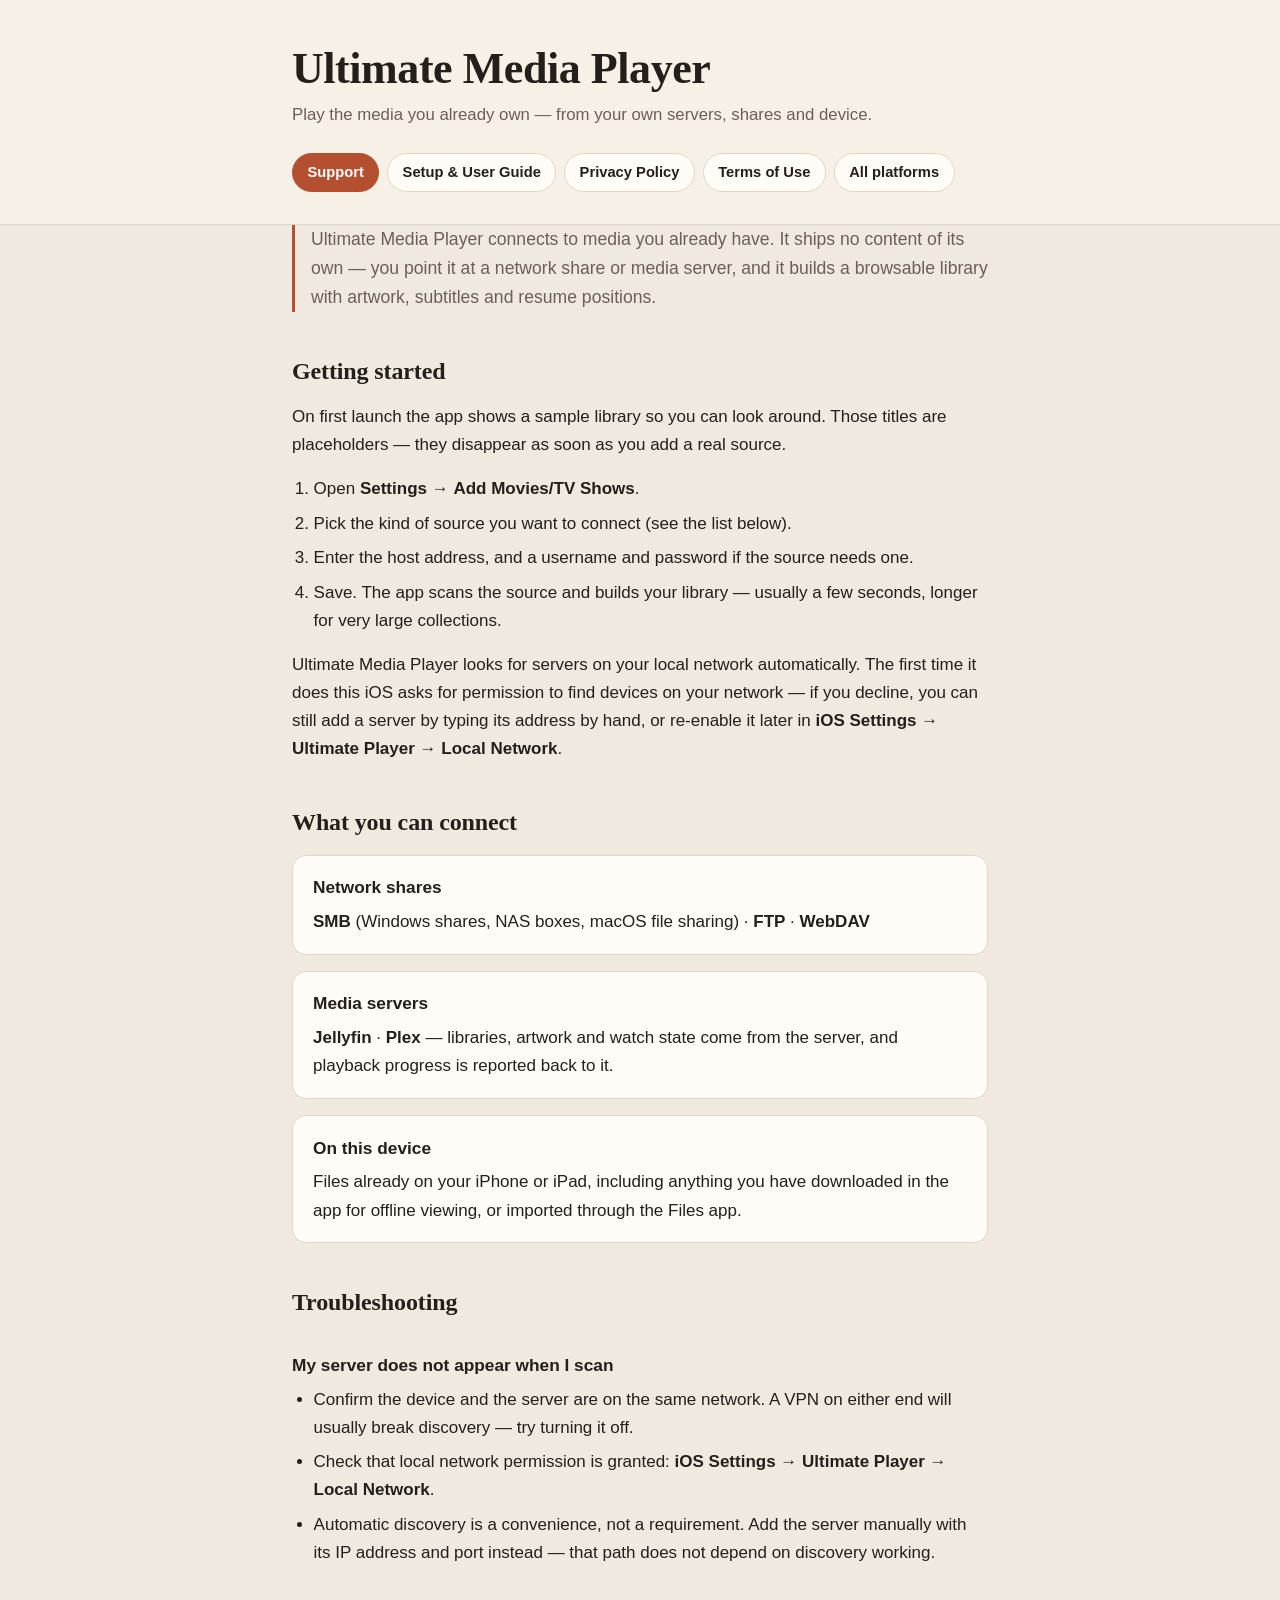
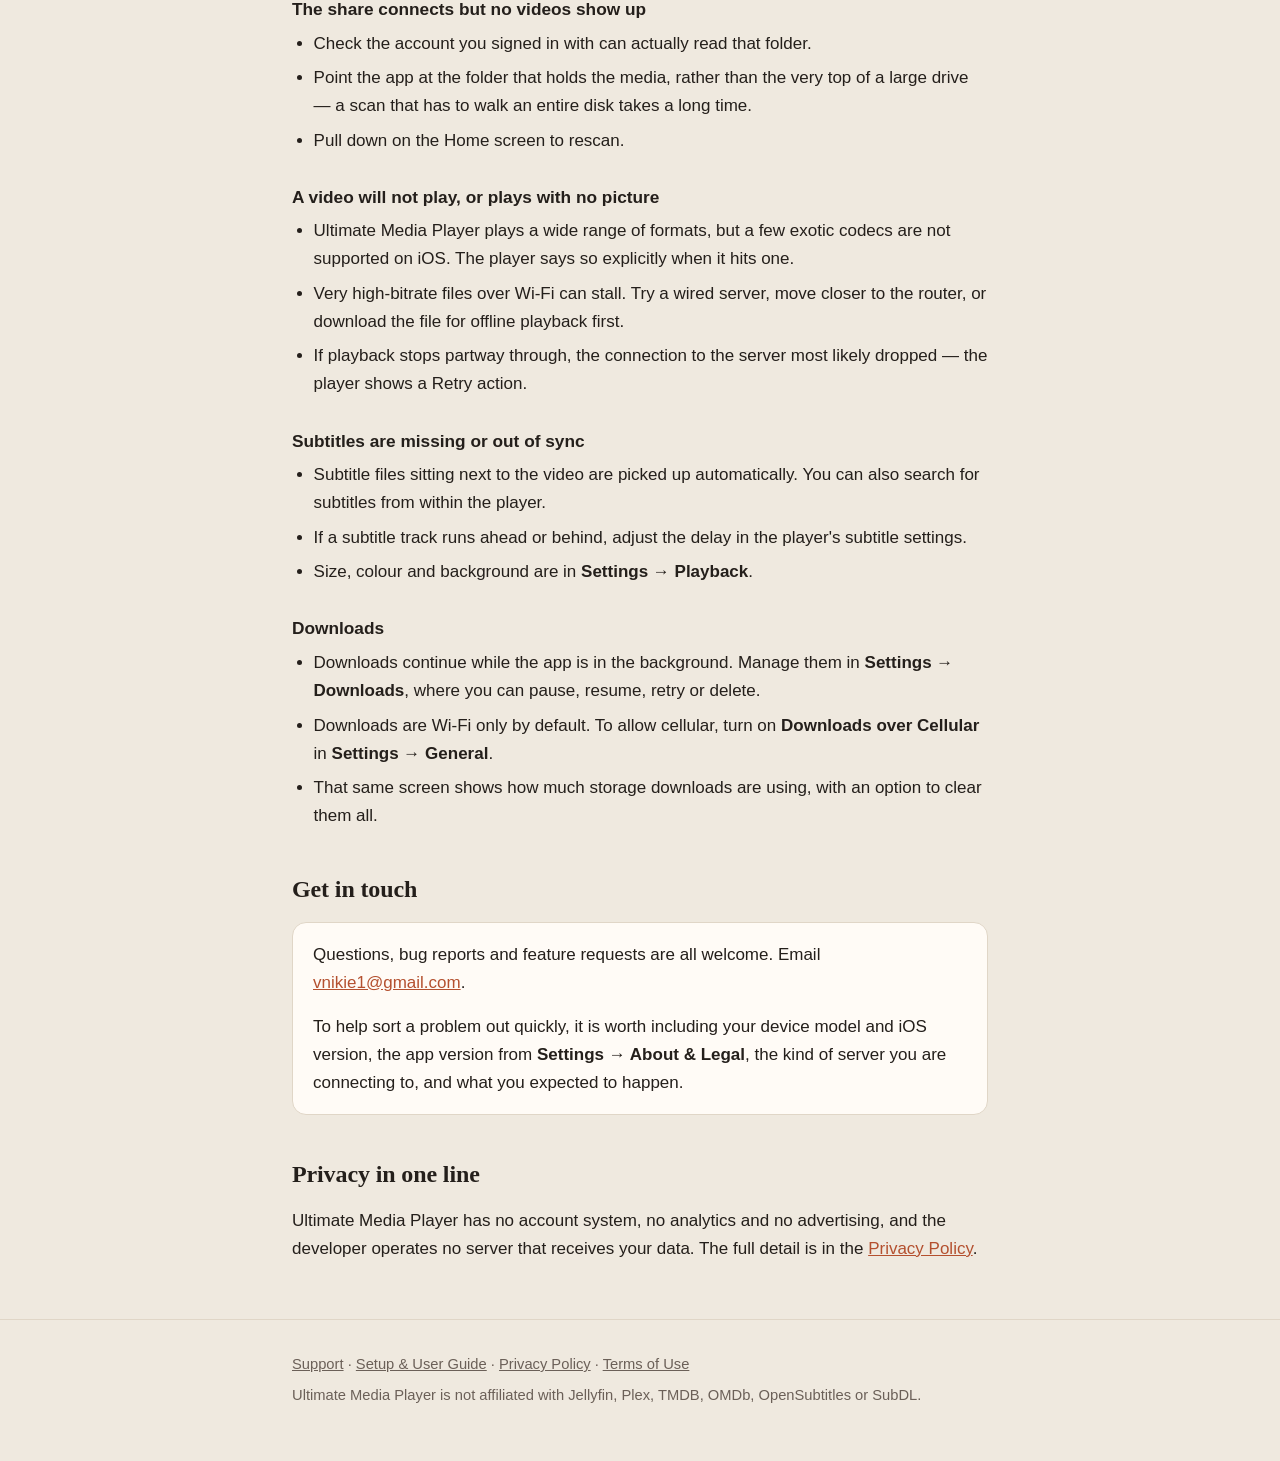
<file: ios/support.html>
<!DOCTYPE html>
<html lang="en">
<head>
<meta charset="utf-8">
<meta name="viewport" content="width=device-width, initial-scale=1">
<title>Ultimate Media Player — Support</title>
<meta name="description" content="Support, setup guides and troubleshooting for Ultimate Media Player, the media player for your own servers and network shares.">
<link rel="stylesheet" href="../styles.css">
</head>
<body>

<header class="site">
  <div class="wrap">
    <h1>Ultimate Media Player</h1>
    <p class="tagline">Play the media you already own — from your own servers, shares and device.</p>
    <nav class="site">
      <a href="support.html" aria-current="page">Support</a>
      <a href="guide.html">Setup &amp; User Guide</a>
      <a href="privacy.html">Privacy Policy</a>
      <a href="terms.html">Terms of Use</a>
      <a href="../">All platforms</a>
    </nav>
  </div>
</header>

<main class="wrap">

  <p class="lede">Ultimate Media Player connects to media you already have. It ships no content of its own — you
  point it at a network share or media server, and it builds a browsable library with artwork, subtitles
  and resume positions.</p>

  <h2>Getting started</h2>

  <p>On first launch the app shows a sample library so you can look around. Those titles are placeholders —
  they disappear as soon as you add a real source.</p>

  <ol>
    <li>Open <strong>Settings</strong> → <strong>Add Movies/TV Shows</strong>.</li>
    <li>Pick the kind of source you want to connect (see the list below).</li>
    <li>Enter the host address, and a username and password if the source needs one.</li>
    <li>Save. The app scans the source and builds your library — usually a few seconds, longer for very
      large collections.</li>
  </ol>

  <p>Ultimate Media Player looks for servers on your local network automatically. The first time it does this iOS
  asks for permission to find devices on your network — if you decline, you can still add a server by typing
  its address by hand, or re-enable it later in <strong>iOS Settings → Ultimate Player → Local Network</strong>.</p>

  <h2>What you can connect</h2>

  <div class="card">
    <h3>Network shares</h3>
    <p><strong>SMB</strong> (Windows shares, NAS boxes, macOS file sharing) · <strong>FTP</strong> ·
      <strong>WebDAV</strong></p>
  </div>

  <div class="card">
    <h3>Media servers</h3>
    <p><strong>Jellyfin</strong> · <strong>Plex</strong> — libraries, artwork and watch state come from the
      server, and playback progress is reported back to it.</p>
  </div>

  <div class="card">
    <h3>On this device</h3>
    <p>Files already on your iPhone or iPad, including anything you have downloaded in the app for offline
      viewing, or imported through the Files app.</p>
  </div>

  <h2>Troubleshooting</h2>

  <h3>My server does not appear when I scan</h3>
  <ul>
    <li>Confirm the device and the server are on the same network. A VPN on either end will usually break
      discovery — try turning it off.</li>
    <li>Check that local network permission is granted: <strong>iOS Settings → Ultimate Player → Local
      Network</strong>.</li>
    <li>Automatic discovery is a convenience, not a requirement. Add the server manually with its IP address
      and port instead — that path does not depend on discovery working.</li>
  </ul>

  <h3>The share connects but no videos show up</h3>
  <ul>
    <li>Check the account you signed in with can actually read that folder.</li>
    <li>Point the app at the folder that holds the media, rather than the very top of a large drive — a scan
      that has to walk an entire disk takes a long time.</li>
    <li>Pull down on the Home screen to rescan.</li>
  </ul>

  <h3>A video will not play, or plays with no picture</h3>
  <ul>
    <li>Ultimate Media Player plays a wide range of formats, but a few exotic codecs are not supported on iOS. The
      player says so explicitly when it hits one.</li>
    <li>Very high-bitrate files over Wi-Fi can stall. Try a wired server, move closer to the router, or
      download the file for offline playback first.</li>
    <li>If playback stops partway through, the connection to the server most likely dropped — the player
      shows a Retry action.</li>
  </ul>

  <h3>Subtitles are missing or out of sync</h3>
  <ul>
    <li>Subtitle files sitting next to the video are picked up automatically. You can also search for
      subtitles from within the player.</li>
    <li>If a subtitle track runs ahead or behind, adjust the delay in the player's subtitle settings.</li>
    <li>Size, colour and background are in <strong>Settings → Playback</strong>.</li>
  </ul>

  <h3>Downloads</h3>
  <ul>
    <li>Downloads continue while the app is in the background. Manage them in <strong>Settings →
      Downloads</strong>, where you can pause, resume, retry or delete.</li>
    <li>Downloads are Wi-Fi only by default. To allow cellular, turn on <strong>Downloads over
      Cellular</strong> in <strong>Settings → General</strong>.</li>
    <li>That same screen shows how much storage downloads are using, with an option to clear them all.</li>
  </ul>

  <h2>Get in touch</h2>

  <div class="card">
    <p>Questions, bug reports and feature requests are all welcome. Email
      <a href="mailto:vnikie1@gmail.com">vnikie1@gmail.com</a>.</p>
    <p>To help sort a problem out quickly, it is worth including your device model and iOS version, the app
      version from <strong>Settings → About &amp; Legal</strong>, the kind of server you are connecting to,
      and what you expected to happen.</p>
  </div>

  <h2>Privacy in one line</h2>

  <p>Ultimate Media Player has no account system, no analytics and no advertising, and the developer operates no
  server that receives your data. The full detail is in the <a href="privacy.html">Privacy Policy</a>.</p>

</main>

<footer class="site">
  <div class="wrap">
    <p><a href="support.html">Support</a> · <a href="guide.html">Setup &amp; User Guide</a> · <a href="privacy.html">Privacy Policy</a> · <a href="terms.html">Terms of Use</a></p>
    <p>Ultimate Media Player is not affiliated with Jellyfin, Plex, TMDB, OMDb, OpenSubtitles or SubDL.</p>
  </div>
</footer>

</body>
</html>
</file>
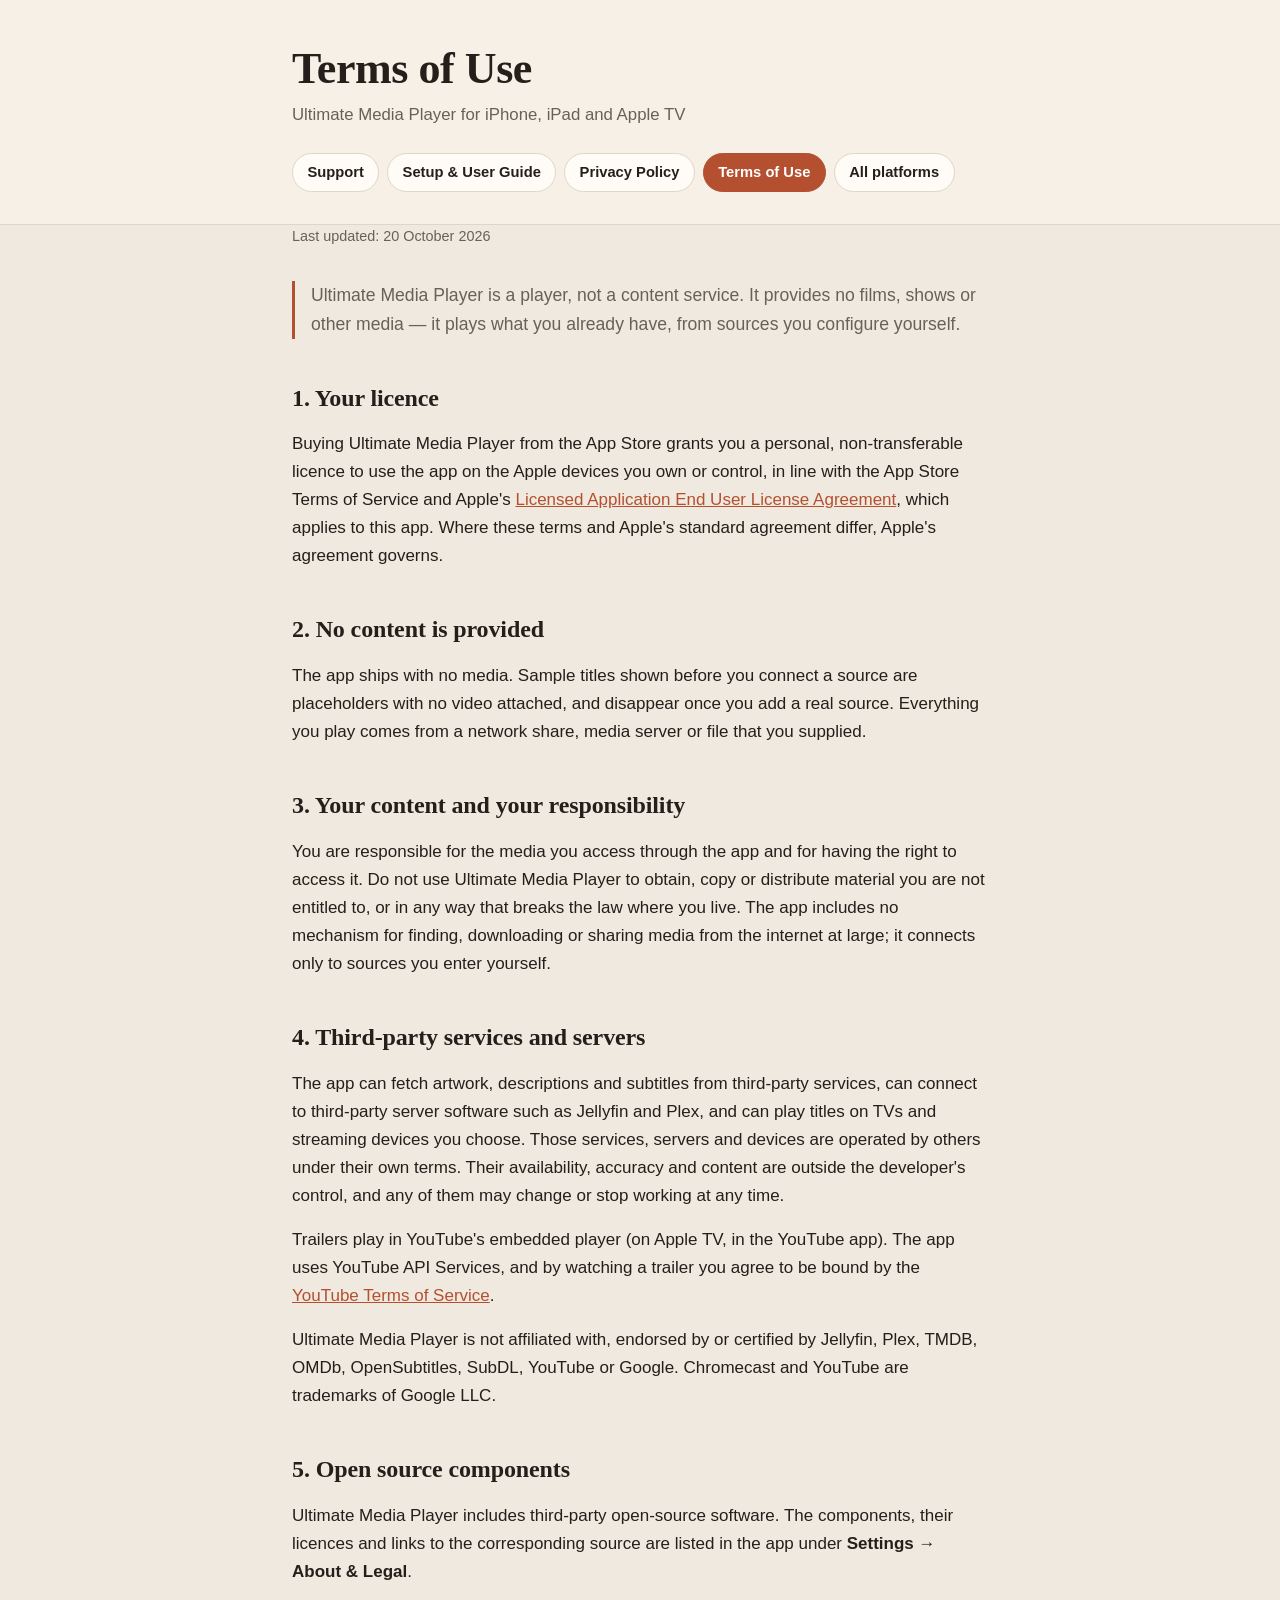
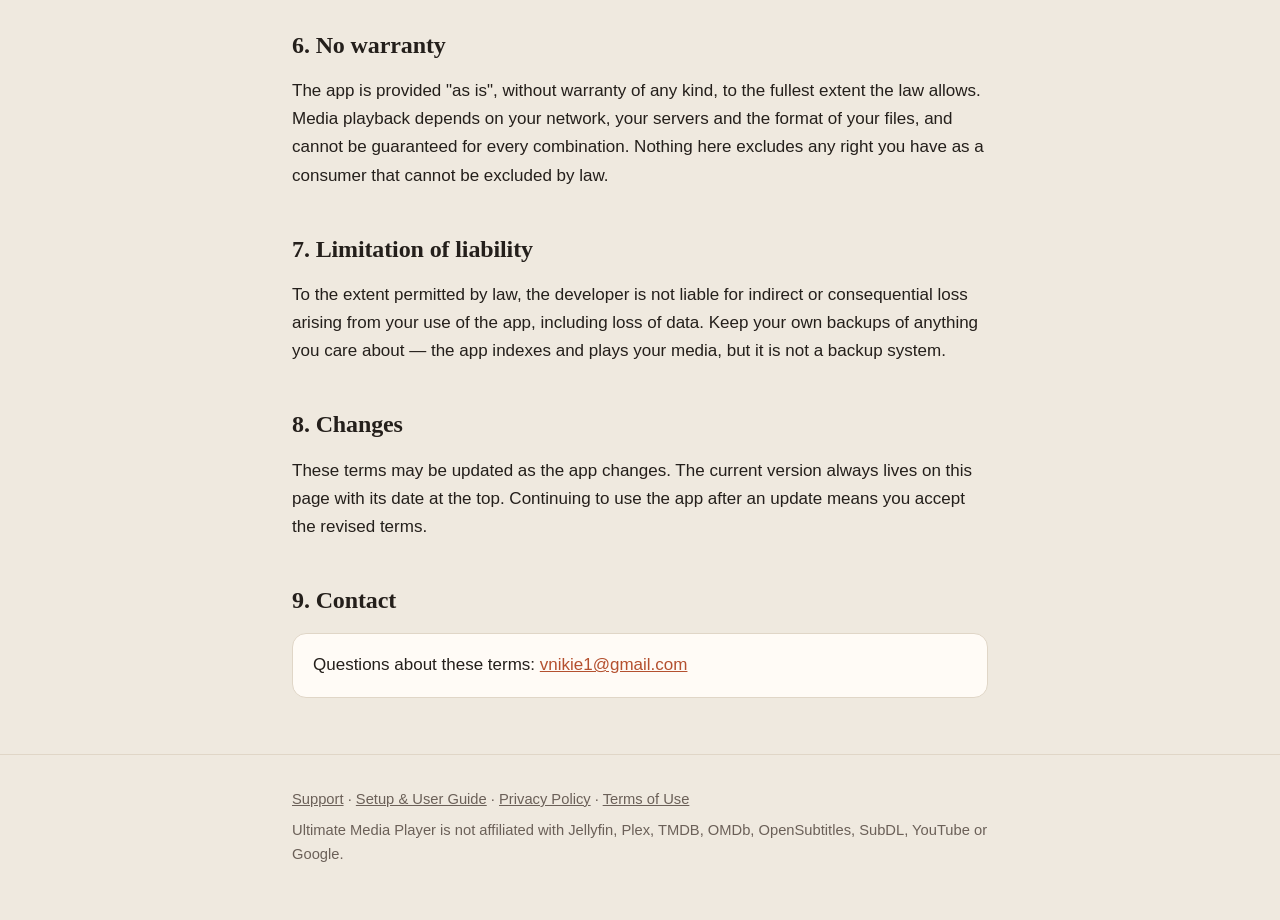
<file: ios/terms.html>
<!DOCTYPE html>
<html lang="en">
<head>
<meta charset="utf-8">
<meta name="viewport" content="width=device-width, initial-scale=1">
<title>Ultimate Media Player — Terms of Use</title>
<meta name="description" content="Terms of Use for Ultimate Media Player, a media player for content you already own.">
<link rel="stylesheet" href="../styles.css">
</head>
<body>

<header class="site">
  <div class="wrap">
    <h1>Terms of Use</h1>
    <p class="tagline">Ultimate Media Player for iPhone, iPad and Apple TV</p>
    <nav class="site">
      <a href="support.html">Support</a>
      <a href="guide.html">Setup &amp; User Guide</a>
      <a href="privacy.html">Privacy Policy</a>
      <a href="terms.html" aria-current="page">Terms of Use</a>
      <a href="../">All platforms</a>
    </nav>
  </div>
</header>

<main class="wrap">

  <p class="updated">Last updated: 20 October 2026</p>

  <p class="lede">Ultimate Media Player is a player, not a content service. It provides no films, shows or other
  media — it plays what you already have, from sources you configure yourself.</p>

  <h2>1. Your licence</h2>

  <p>Buying Ultimate Media Player from the App Store grants you a personal, non-transferable licence to use the app
  on the Apple devices you own or control, in line with the App Store Terms of Service and Apple's
  <a href="https://www.apple.com/legal/internet-services/itunes/dev/stdeula/" rel="noopener">Licensed
  Application End User License Agreement</a>, which applies to this app. Where these terms and Apple's
  standard agreement differ, Apple's agreement governs.</p>

  <h2>2. No content is provided</h2>

  <p>The app ships with no media. Sample titles shown before you connect a source are placeholders with no
  video attached, and disappear once you add a real source. Everything you play comes from a network share,
  media server or file that you supplied.</p>

  <h2>3. Your content and your responsibility</h2>

  <p>You are responsible for the media you access through the app and for having the right to access it. Do
  not use Ultimate Media Player to obtain, copy or distribute material you are not entitled to, or in any way that
  breaks the law where you live. The app includes no mechanism for finding, downloading or sharing media
  from the internet at large; it connects only to sources you enter yourself.</p>

  <h2>4. Third-party services and servers</h2>

  <p>The app can fetch artwork, descriptions and subtitles from third-party services, can connect to
  third-party server software such as Jellyfin and Plex, and can play titles on TVs and streaming devices
  you choose. Those services, servers and devices are operated by others under their own terms. Their
  availability, accuracy and content are outside the developer's control, and any of them may change or
  stop working at any time.</p>

  <p>Trailers play in YouTube's embedded player (on Apple TV, in the YouTube app). The app uses YouTube API
  Services, and by watching a trailer you agree to be bound by the
  <a href="https://www.youtube.com/t/terms" rel="noopener">YouTube Terms of Service</a>.</p>

  <p>Ultimate Media Player is not affiliated with, endorsed by or certified by Jellyfin, Plex, TMDB, OMDb,
  OpenSubtitles, SubDL, YouTube or Google. Chromecast and YouTube are trademarks of Google LLC.</p>

  <h2>5. Open source components</h2>

  <p>Ultimate Media Player includes third-party open-source software. The components, their licences and links to
  the corresponding source are listed in the app under <strong>Settings → About &amp; Legal</strong>.</p>

  <h2>6. No warranty</h2>

  <p>The app is provided "as is", without warranty of any kind, to the fullest extent the law allows. Media
  playback depends on your network, your servers and the format of your files, and cannot be guaranteed for
  every combination. Nothing here excludes any right you have as a consumer that cannot be excluded by
  law.</p>

  <h2>7. Limitation of liability</h2>

  <p>To the extent permitted by law, the developer is not liable for indirect or consequential loss arising
  from your use of the app, including loss of data. Keep your own backups of anything you care about — the
  app indexes and plays your media, but it is not a backup system.</p>

  <h2>8. Changes</h2>

  <p>These terms may be updated as the app changes. The current version always lives on this page with its
  date at the top. Continuing to use the app after an update means you accept the revised terms.</p>

  <h2>9. Contact</h2>

  <div class="card">
    <p>Questions about these terms: <a href="mailto:vnikie1@gmail.com">vnikie1@gmail.com</a></p>
  </div>

</main>

<footer class="site">
  <div class="wrap">
    <p><a href="support.html">Support</a> · <a href="guide.html">Setup &amp; User Guide</a> · <a href="privacy.html">Privacy Policy</a> · <a href="terms.html">Terms of Use</a></p>
    <p>Ultimate Media Player is not affiliated with Jellyfin, Plex, TMDB, OMDb, OpenSubtitles, SubDL, YouTube or Google.</p>
  </div>
</footer>

</body>
</html>
</file>
<file: styles.css>
/* Ultimate Media Player support site — palette taken from the app's design tokens
   (Accent.primary #C65F3F, warm cream surfaces). No external fonts or scripts:
   a privacy page that phones home to a CDN would be a poor look. */

:root {
  --accent: #b4502f;
  --accent-bright: #c65f3f;
  --bg: #efe9df;
  --bg-tint: #f6f0e6;
  --surface: #fffbf6;
  --outline: #e0d6c7;
  --text: #241f1b;
  --text-dim: #6b6058;
  --radius: 14px;
  --maxw: 46rem;
}

@media (prefers-color-scheme: dark) {
  :root {
    --accent: #d8935a;
    --accent-bright: #e0a978;
    --bg: #16130f;
    --bg-tint: #1c1815;
    --surface: #221d19;
    --outline: #362e27;
    --text: #f2ece4;
    --text-dim: #a89d92;
  }
}

* { box-sizing: border-box; }

html { -webkit-text-size-adjust: 100%; }

body {
  margin: 0;
  background: var(--bg);
  color: var(--text);
  font-family: -apple-system, BlinkMacSystemFont, "Segoe UI", Roboto, Helvetica, Arial, sans-serif;
  font-size: 17px;
  line-height: 1.65;
}

.wrap { max-width: var(--maxw); margin: 0 auto; padding: 0 1.25rem; }

/* Header */

header.site {
  background: var(--bg-tint);
  border-bottom: 1px solid var(--outline);
  padding: 2.75rem 0 2rem;
}

header.site h1 {
  font-family: Iowan Old Style, Palatino, "Palatino Linotype", Georgia, serif;
  font-size: clamp(2rem, 6vw, 2.75rem);
  line-height: 1.15;
  margin: 0 0 0.4rem;
  letter-spacing: -0.01em;
}

header.site p.tagline { margin: 0; color: var(--text-dim); font-size: 1.05rem; }

nav.site { margin-top: 1.5rem; display: flex; flex-wrap: wrap; gap: 0.5rem; }

nav.site a {
  display: inline-block;
  padding: 0.4rem 0.9rem;
  border: 1px solid var(--outline);
  border-radius: 999px;
  background: var(--surface);
  color: var(--text);
  text-decoration: none;
  font-size: 0.92rem;
  font-weight: 600;
}

nav.site a:hover { border-color: var(--accent); color: var(--accent); }
nav.site a[aria-current="page"] { background: var(--accent); border-color: var(--accent); color: #fff; }

/* Content */

main { padding: 2.5rem 0 1rem; }

h2 {
  font-family: Iowan Old Style, Palatino, "Palatino Linotype", Georgia, serif;
  font-size: 1.5rem;
  margin: 2.5rem 0 0.75rem;
  letter-spacing: -0.005em;
}

h2:first-child { margin-top: 0; }

h3 { font-size: 1.08rem; margin: 1.75rem 0 0.4rem; }

p, ul, ol { margin: 0 0 1rem; }
ul, ol { padding-left: 1.35rem; }
li { margin-bottom: 0.4rem; }

a { color: var(--accent); }
a:hover { color: var(--accent-bright); }

code {
  background: var(--surface);
  border: 1px solid var(--outline);
  border-radius: 5px;
  padding: 0.1em 0.4em;
  font-size: 0.88em;
}

.card {
  background: var(--surface);
  border: 1px solid var(--outline);
  border-radius: var(--radius);
  padding: 1.1rem 1.25rem;
  margin: 0 0 1rem;
}

.card h3 { margin-top: 0; }
.card > :last-child { margin-bottom: 0; }

.lede {
  font-size: 1.1rem;
  color: var(--text-dim);
  border-left: 3px solid var(--accent);
  padding-left: 1rem;
  margin-bottom: 2rem;
}

.updated { color: var(--text-dim); font-size: 0.9rem; margin-bottom: 2rem; }

/* Summary table on the privacy page */

table { border-collapse: collapse; width: 100%; margin: 0 0 1.5rem; font-size: 0.95rem; }
th, td { text-align: left; padding: 0.6rem 0.7rem; border-bottom: 1px solid var(--outline); vertical-align: top; }
th { font-weight: 600; }
thead th { border-bottom-width: 2px; }

.table-scroll { overflow-x: auto; -webkit-overflow-scrolling: touch; }

.yes { color: #4e9a5b; font-weight: 600; }
.no { color: var(--accent-bright); font-weight: 600; }

/* Illustrated guide — screenshots and numbered steps.
   The guide runs wider than the text pages: a phone screenshot beside its instructions needs more than
   46rem, and iPad shots are wider still. Everything below is scoped to .guide so the text-only pages keep
   their original measure. */

.guide { max-width: 62rem; }

.step {
  display: grid;
  grid-template-columns: minmax(0, 1fr) 15rem;
  gap: 1.5rem 2rem;
  /* Centred, not top-aligned: a phone screenshot is far taller than three lines of instructions, and
     top-aligning left a tall void under every short step. */
  align-items: center;
  margin: 0 0 2.5rem;
}

/* Wide shots (iPad, the landscape player) get the full column instead of a narrow phone slot. */
.step.wide { grid-template-columns: minmax(0, 1fr); }
.step.wide .shot { max-width: 100%; }

.step > .body > :first-child { margin-top: 0; }
.step > .body > :last-child { margin-bottom: 0; }

figure.shot { margin: 0; }

figure.shot img {
  display: block;
  /* Capped so a portrait phone screenshot can't run to 520px and stretch the page — it scales down and
     centres in its column instead. Landscape shots are well under the cap and are unaffected. */
  width: auto;
  max-width: 100%;
  max-height: 30rem;
  height: auto;
  margin: 0 auto;
  border-radius: 12px;
  border: 1px solid var(--outline);
  /* Screenshots are photographs of a UI, not diagrams — a little lift stops them sitting flat on the page. */
  box-shadow: 0 6px 20px rgb(0 0 0 / 0.10);
  background: var(--surface);
}

figure.shot figcaption {
  margin-top: 0.5rem;
  color: var(--text-dim);
  font-size: 0.86rem;
  line-height: 1.45;
}

/* A row of two or three shots that belong together (e.g. before / after). */
.shot-row {
  display: grid;
  grid-template-columns: repeat(auto-fit, minmax(13rem, 1fr));
  gap: 1.25rem;
  margin: 0 0 2rem;
}

/* Numbered step badge, so a long setup flow stays countable. */
.step .num {
  display: inline-flex;
  align-items: center;
  justify-content: center;
  width: 1.6rem; height: 1.6rem;
  border-radius: 999px;
  background: var(--accent);
  color: #fff;
  font-size: 0.9rem;
  font-weight: 700;
  margin-right: 0.5rem;
  flex: none;
}

.step h3 { display: flex; align-items: center; margin-top: 0; }

/* Callout for the things support tickets are actually about. */
.note {
  border-left: 3px solid var(--accent);
  background: var(--bg-tint);
  border-radius: 0 var(--radius) var(--radius) 0;
  padding: 0.9rem 1.1rem;
  margin: 0 0 1.25rem;
}
.note > :first-child { margin-top: 0; }
.note > :last-child { margin-bottom: 0; }
.note strong { color: var(--accent); }

/* On a phone the two-column step collapses; the screenshot goes first so you see it before the words. */
@media (max-width: 46rem) {
  .step { grid-template-columns: minmax(0, 1fr); }
  figure.shot { max-width: 20rem; margin: 0 auto; }
}

/* Footer */

footer.site {
  border-top: 1px solid var(--outline);
  margin-top: 3.5rem;
  padding: 2rem 0 3rem;
  color: var(--text-dim);
  font-size: 0.92rem;
}

footer.site a { color: var(--text-dim); }
footer.site a:hover { color: var(--accent); }
footer.site p { margin: 0 0 0.4rem; }

/* Guide index — three device sections, so a reader can jump straight to their hardware. */
.card.toc p { margin-bottom: 0.6rem; }
.card.toc p:last-child { margin-bottom: 0; }
.card.toc a { font-weight: 600; }

/* Anchored headings shouldn't hide under nothing — give jump targets a little breathing room. */
h2[id] { scroll-margin-top: 1rem; }
</file>
